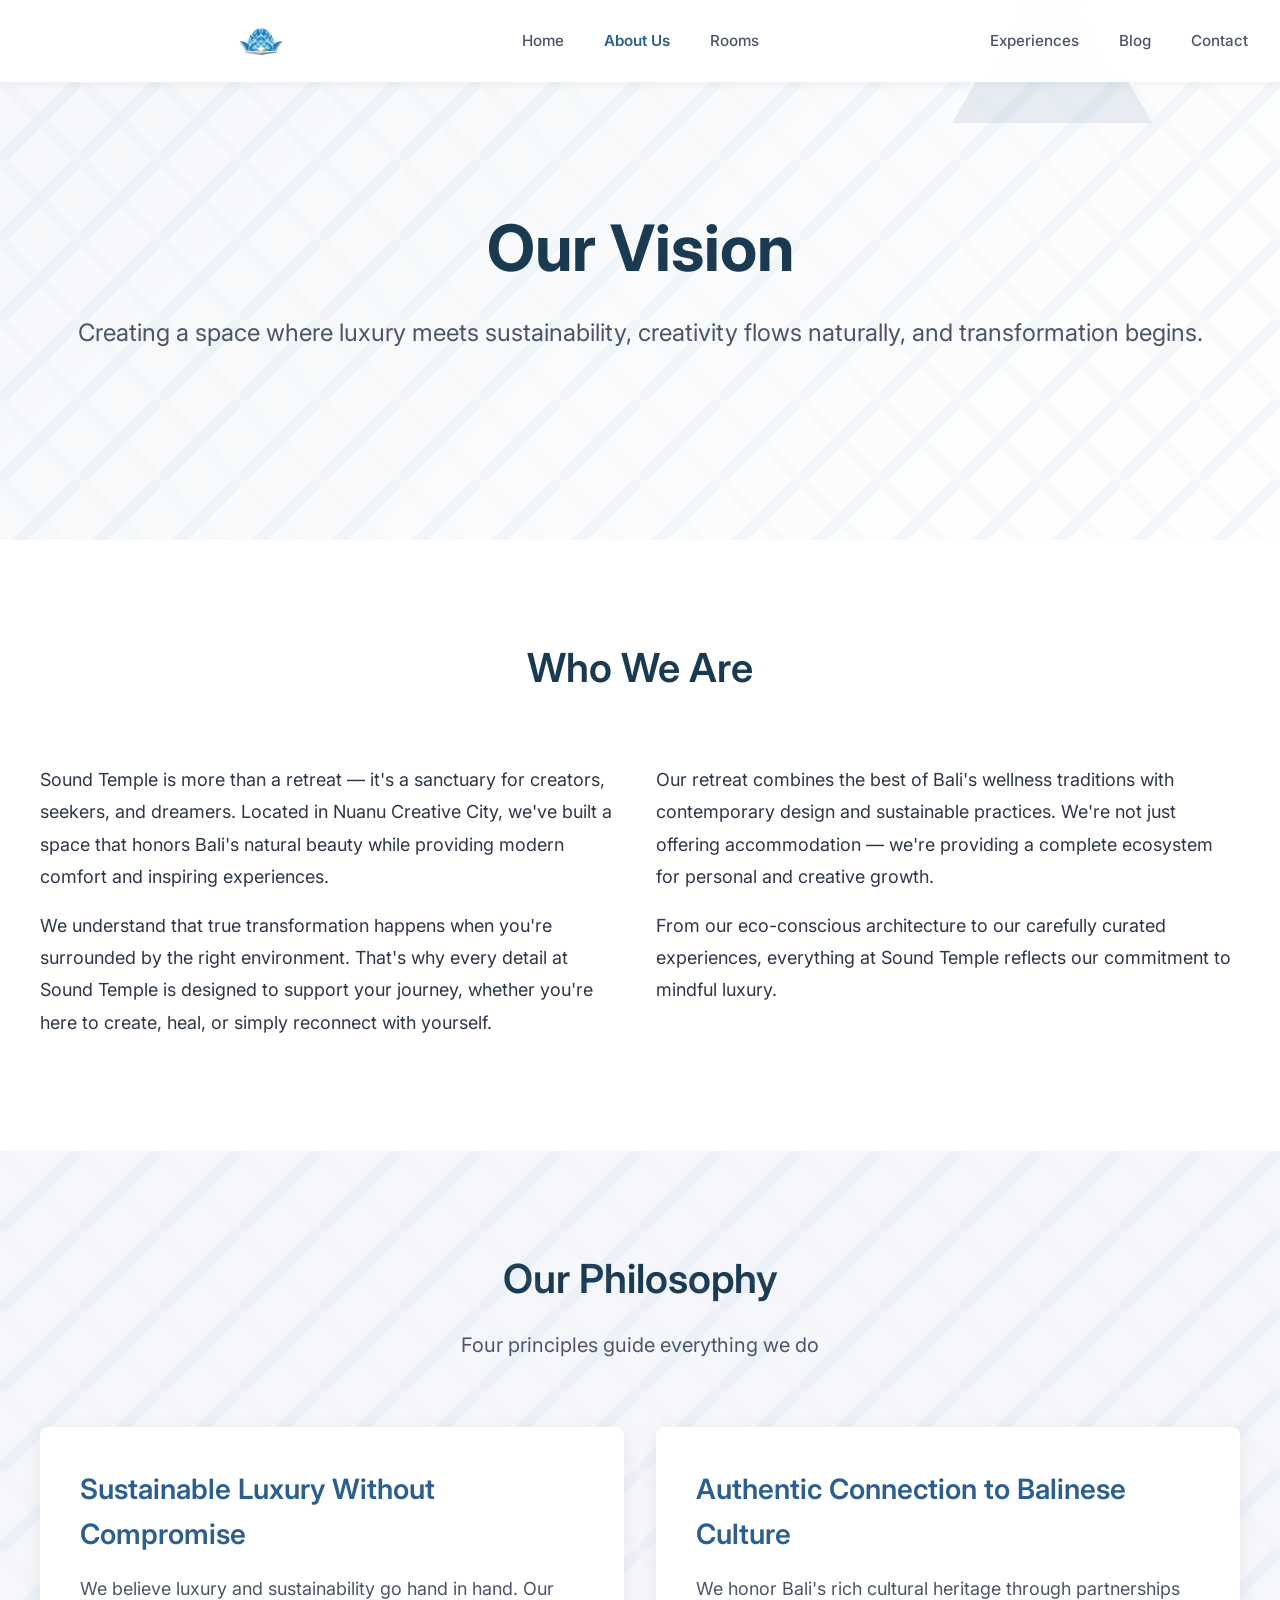
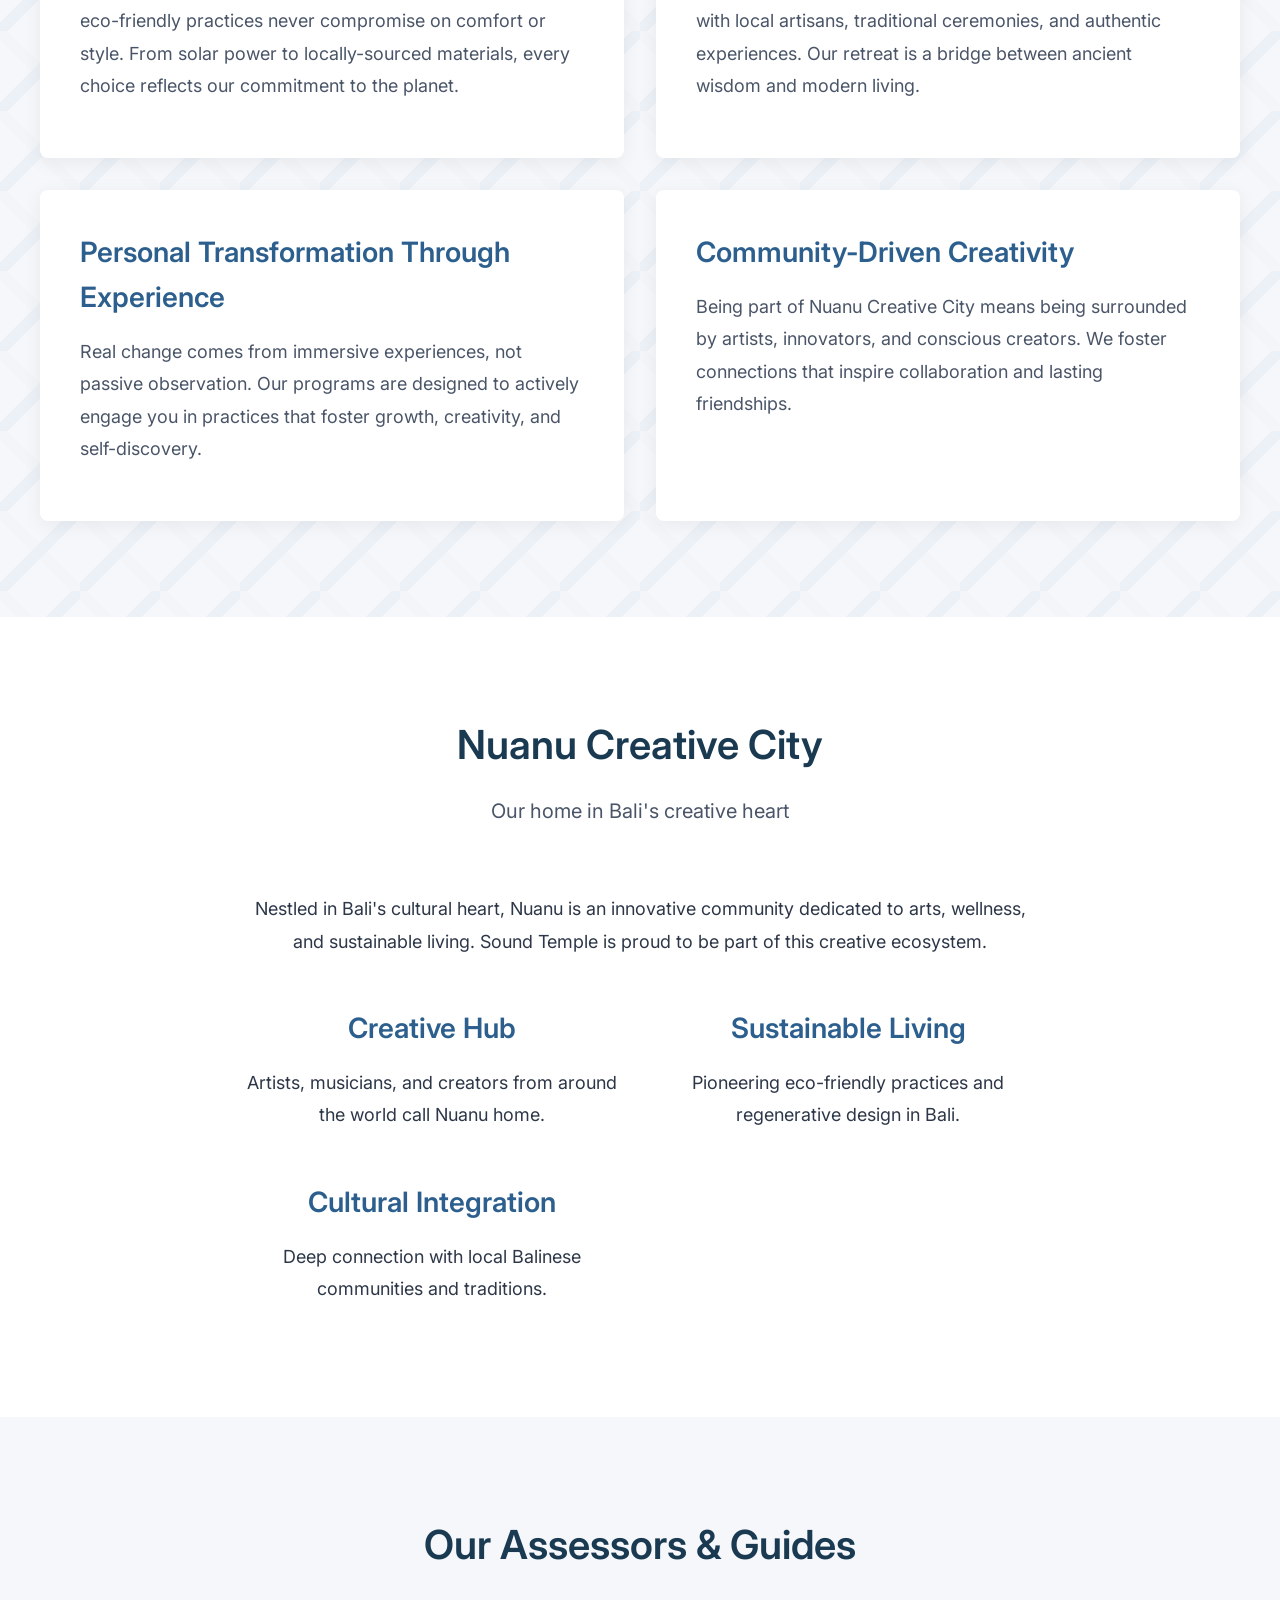
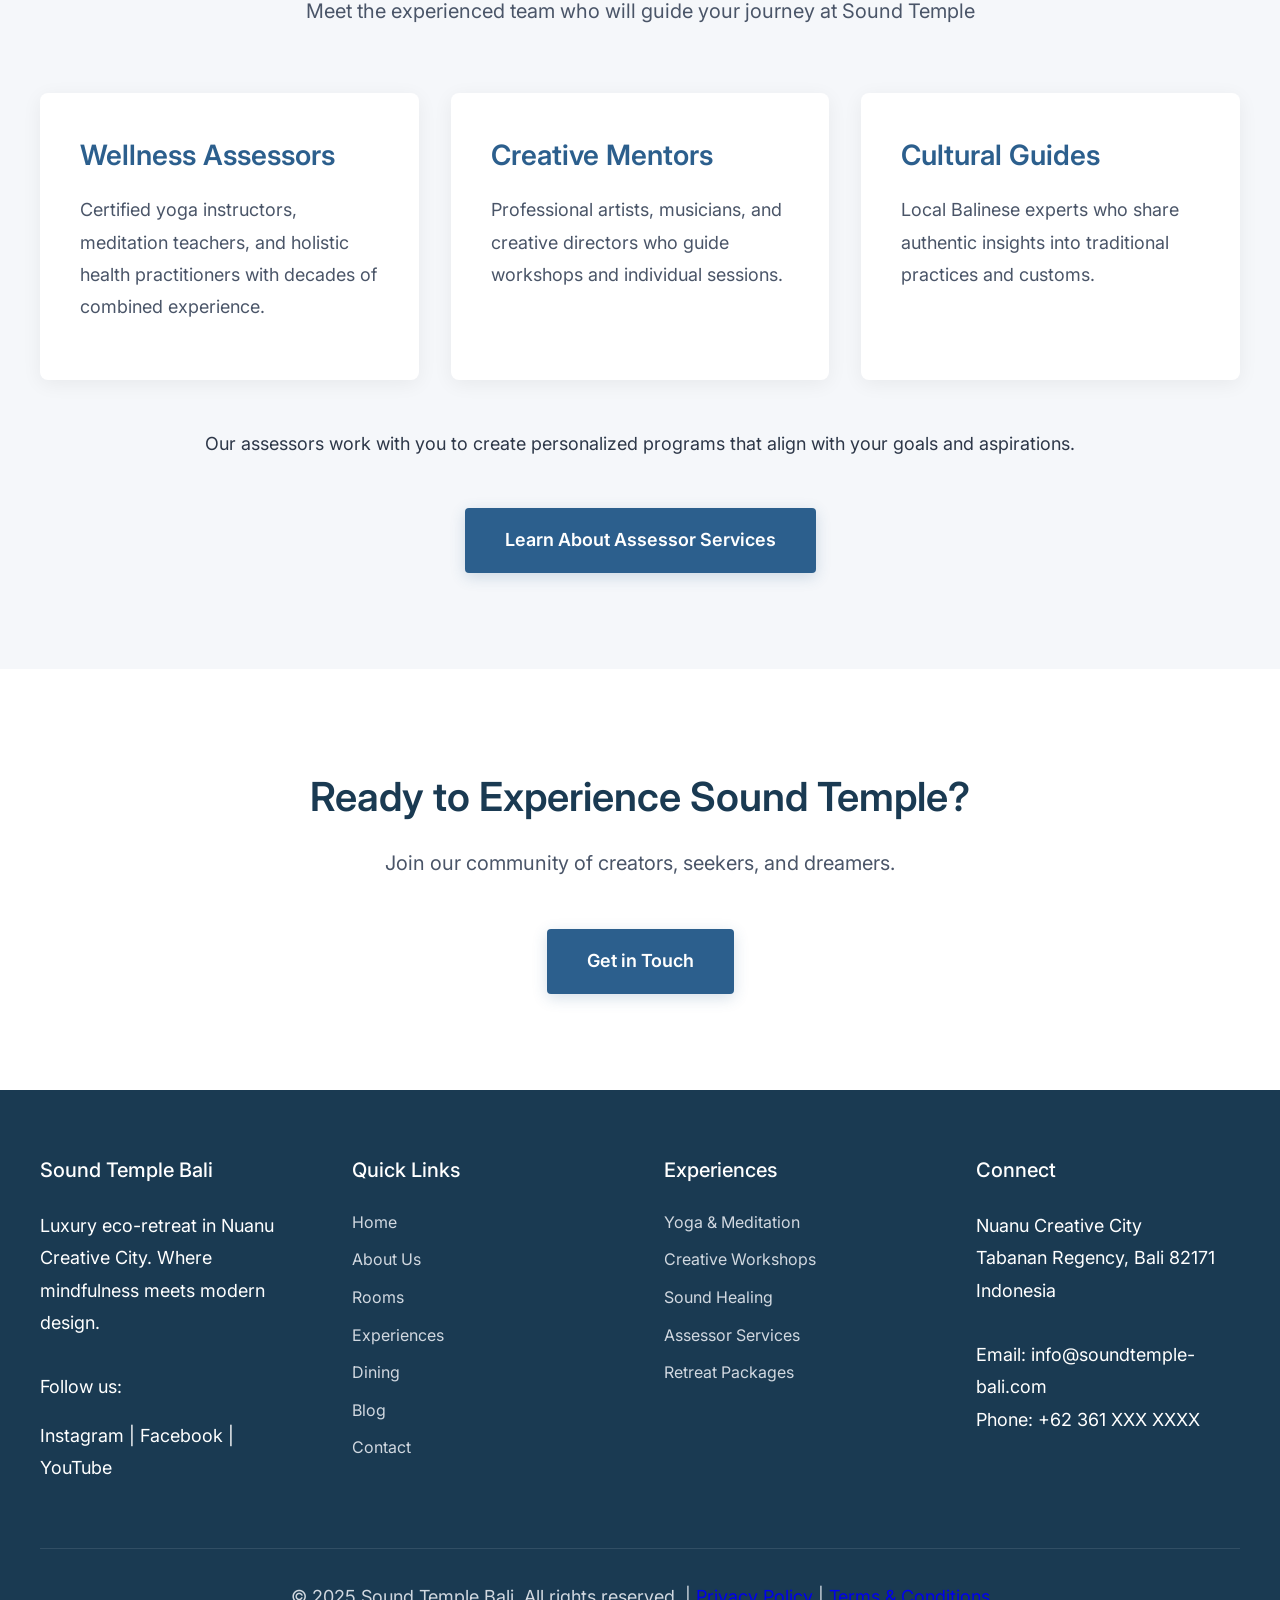
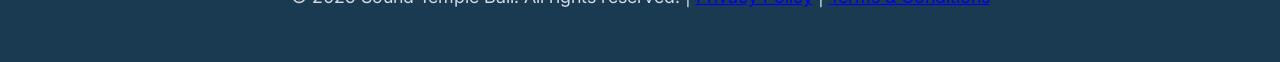
<file: about.html>
<!DOCTYPE html>
<html lang="en">
<head>
    <meta charset="UTF-8">
    <meta name="viewport" content="width=device-width, initial-scale=1.0">
    <meta name="description" content="Learn about Sound Temple's vision for sustainable luxury in Bali. Discover our philosophy, team, and commitment to transformative experiences in Nuanu Creative City.">
    <meta name="keywords" content="about Sound Temple Bali, Nuanu retreat philosophy, eco-luxury Bali, sustainable retreat">
    <meta property="og:title" content="About Sound Temple | Luxury Eco-Retreat Philosophy & Team">
    <meta property="og:description" content="Discover our vision for sustainable luxury and transformative experiences in Nuanu Creative City, Bali.">
    <title>About Sound Temple | Luxury Eco-Retreat Philosophy & Team</title>
    <link rel="stylesheet" href="css/style.css">
    <link href="https://fonts.googleapis.com/css2?family=Inter:wght@400;500;600;700&display=swap" rel="stylesheet">
</head>
<body>
    <!-- Navigation -->
    <nav class="navbar">
        <div class="nav-container">
            <button class="mobile-menu-toggle" aria-label="Toggle mobile menu">
                <div class="hamburger">
                    <span></span>
                    <span></span>
                    <span></span>
                </div>
            </button>

            <a href="index.html" class="logo">
                <img src="images/logo.png" alt="Sound Temple Bali">
            </a>

            <ul class="nav-menu nav-left">
                <li><a href="index.html" class="nav-link">Home</a></li>
                <li><a href="about.html" class="nav-link">About Us</a></li>
                <li><a href="rooms.html" class="nav-link">Rooms</a></li>
            </ul>

            <ul class="nav-menu nav-right">
                <li><a href="experiences.html" class="nav-link">Experiences</a></li>
                <li><a href="blog.html" class="nav-link">Blog</a></li>
                <li><a href="contact.html" class="nav-link">Contact</a></li>
            </ul>
        </div>
    </nav>

    <!-- Hero Section -->
    <section class="hero triangle-bg" style="min-height: 60vh;">
        <div class="triangle-accent triangle-accent-1"></div>
        <div class="hero-content">
            <h1>Our Vision</h1>
            <p class="subheadline">Creating a space where luxury meets sustainability, creativity flows naturally, and transformation begins.</p>
        </div>
    </section>

    <!-- Who We Are Section -->
    <section class="section bg-white">
        <div class="container">
            <div class="section-header">
                <h2 class="section-title">Who We Are</h2>
            </div>
            <div class="grid grid-2">
                <div>
                    <p>Sound Temple is more than a retreat — it's a sanctuary for creators, seekers, and dreamers. Located in Nuanu Creative City, we've built a space that honors Bali's natural beauty while providing modern comfort and inspiring experiences.</p>
                    <p>We understand that true transformation happens when you're surrounded by the right environment. That's why every detail at Sound Temple is designed to support your journey, whether you're here to create, heal, or simply reconnect with yourself.</p>
                </div>
                <div>
                    <p>Our retreat combines the best of Bali's wellness traditions with contemporary design and sustainable practices. We're not just offering accommodation — we're providing a complete ecosystem for personal and creative growth.</p>
                    <p>From our eco-conscious architecture to our carefully curated experiences, everything at Sound Temple reflects our commitment to mindful luxury.</p>
                </div>
            </div>
        </div>
    </section>

    <!-- Philosophy Section -->
    <section class="section bg-light triangle-bg">
        <div class="container">
            <div class="section-header">
                <h2 class="section-title">Our Philosophy</h2>
                <p class="section-subtitle">Four principles guide everything we do</p>
            </div>

            <div class="grid grid-2">
                <div class="card">
                    <h3 class="card-title">Sustainable Luxury Without Compromise</h3>
                    <p class="card-text">We believe luxury and sustainability go hand in hand. Our eco-friendly practices never compromise on comfort or style. From solar power to locally-sourced materials, every choice reflects our commitment to the planet.</p>
                </div>

                <div class="card">
                    <h3 class="card-title">Authentic Connection to Balinese Culture</h3>
                    <p class="card-text">We honor Bali's rich cultural heritage through partnerships with local artisans, traditional ceremonies, and authentic experiences. Our retreat is a bridge between ancient wisdom and modern living.</p>
                </div>

                <div class="card">
                    <h3 class="card-title">Personal Transformation Through Experience</h3>
                    <p class="card-text">Real change comes from immersive experiences, not passive observation. Our programs are designed to actively engage you in practices that foster growth, creativity, and self-discovery.</p>
                </div>

                <div class="card">
                    <h3 class="card-title">Community-Driven Creativity</h3>
                    <p class="card-text">Being part of Nuanu Creative City means being surrounded by artists, innovators, and conscious creators. We foster connections that inspire collaboration and lasting friendships.</p>
                </div>
            </div>
        </div>
    </section>

    <!-- Nuanu Creative City Section -->
    <section class="section bg-white">
        <div class="container">
            <div class="section-header">
                <h2 class="section-title">Nuanu Creative City</h2>
                <p class="section-subtitle">Our home in Bali's creative heart</p>
            </div>

            <div style="max-width: 800px; margin: 0 auto;">
                <p style="font-size: 1.125rem; line-height: 1.8; text-align: center;">
                    Nestled in Bali's cultural heart, Nuanu is an innovative community dedicated to arts, wellness, and sustainable living. Sound Temple is proud to be part of this creative ecosystem.
                </p>

                <div class="grid grid-3 mt-3">
                    <div class="text-center">
                        <h3>Creative Hub</h3>
                        <p>Artists, musicians, and creators from around the world call Nuanu home.</p>
                    </div>
                    <div class="text-center">
                        <h3>Sustainable Living</h3>
                        <p>Pioneering eco-friendly practices and regenerative design in Bali.</p>
                    </div>
                    <div class="text-center">
                        <h3>Cultural Integration</h3>
                        <p>Deep connection with local Balinese communities and traditions.</p>
                    </div>
                </div>
            </div>
        </div>
    </section>

    <!-- Team Section -->
    <section class="section bg-light">
        <div class="container">
            <div class="section-header">
                <h2 class="section-title">Our Assessors & Guides</h2>
                <p class="section-subtitle">Meet the experienced team who will guide your journey at Sound Temple</p>
            </div>

            <div class="grid grid-3">
                <div class="card">
                    <h3>Wellness Assessors</h3>
                    <p class="card-text">Certified yoga instructors, meditation teachers, and holistic health practitioners with decades of combined experience.</p>
                </div>

                <div class="card">
                    <h3>Creative Mentors</h3>
                    <p class="card-text">Professional artists, musicians, and creative directors who guide workshops and individual sessions.</p>
                </div>

                <div class="card">
                    <h3>Cultural Guides</h3>
                    <p class="card-text">Local Balinese experts who share authentic insights into traditional practices and customs.</p>
                </div>
            </div>

            <div class="text-center mt-3">
                <p style="font-size: 1.125rem;">Our assessors work with you to create personalized programs that align with your goals and aspirations.</p>
                <a href="experiences.html#assessor" class="btn btn-primary btn-large mt-2">Learn About Assessor Services</a>
            </div>
        </div>
    </section>

    <!-- CTA Section -->
    <section class="section bg-white">
        <div class="container text-center">
            <h2 class="section-title">Ready to Experience Sound Temple?</h2>
            <p class="section-subtitle mb-3">
                Join our community of creators, seekers, and dreamers.
            </p>
            <a href="contact.html" class="btn btn-primary btn-large">Get in Touch</a>
        </div>
    </section>

    <!-- Footer -->
    <footer class="footer">
        <div class="footer-content">
            <div class="footer-section">
                <h4>Sound Temple Bali</h4>
                <p>Luxury eco-retreat in Nuanu Creative City. Where mindfulness meets modern design.</p>
                <div class="mt-2">
                    <p>Follow us:</p>
                    <p>Instagram | Facebook | YouTube</p>
                </div>
            </div>

            <div class="footer-section">
                <h4>Quick Links</h4>
                <ul class="footer-links">
                    <li><a href="index.html">Home</a></li>
                    <li><a href="about.html">About Us</a></li>
                    <li><a href="rooms.html">Rooms</a></li>
                    <li><a href="experiences.html">Experiences</a></li>
                    <li><a href="dining.html">Dining</a></li>
                    <li><a href="blog.html">Blog</a></li>
                    <li><a href="contact.html">Contact</a></li>
                </ul>
            </div>

            <div class="footer-section">
                <h4>Experiences</h4>
                <ul class="footer-links">
                    <li><a href="experiences.html#yoga">Yoga & Meditation</a></li>
                    <li><a href="experiences.html#creative">Creative Workshops</a></li>
                    <li><a href="experiences.html#sound">Sound Healing</a></li>
                    <li><a href="experiences.html#assessor">Assessor Services</a></li>
                    <li><a href="experiences.html#packages">Retreat Packages</a></li>
                </ul>
            </div>

            <div class="footer-section">
                <h4>Connect</h4>
                <p>Nuanu Creative City<br>
                Tabanan Regency, Bali 82171<br>
                Indonesia</p>
                <p class="mt-2">
                    Email: info@soundtemple-bali.com<br>
                    Phone: +62 361 XXX XXXX
                </p>
            </div>
        </div>

        <div class="footer-bottom">
            <p>&copy; 2025 Sound Temple Bali. All rights reserved. | <a href="#">Privacy Policy</a> | <a href="#">Terms & Conditions</a></p>
        </div>
    </footer>

    <script src="js/main.js"></script>
</body>
</html>
</file>
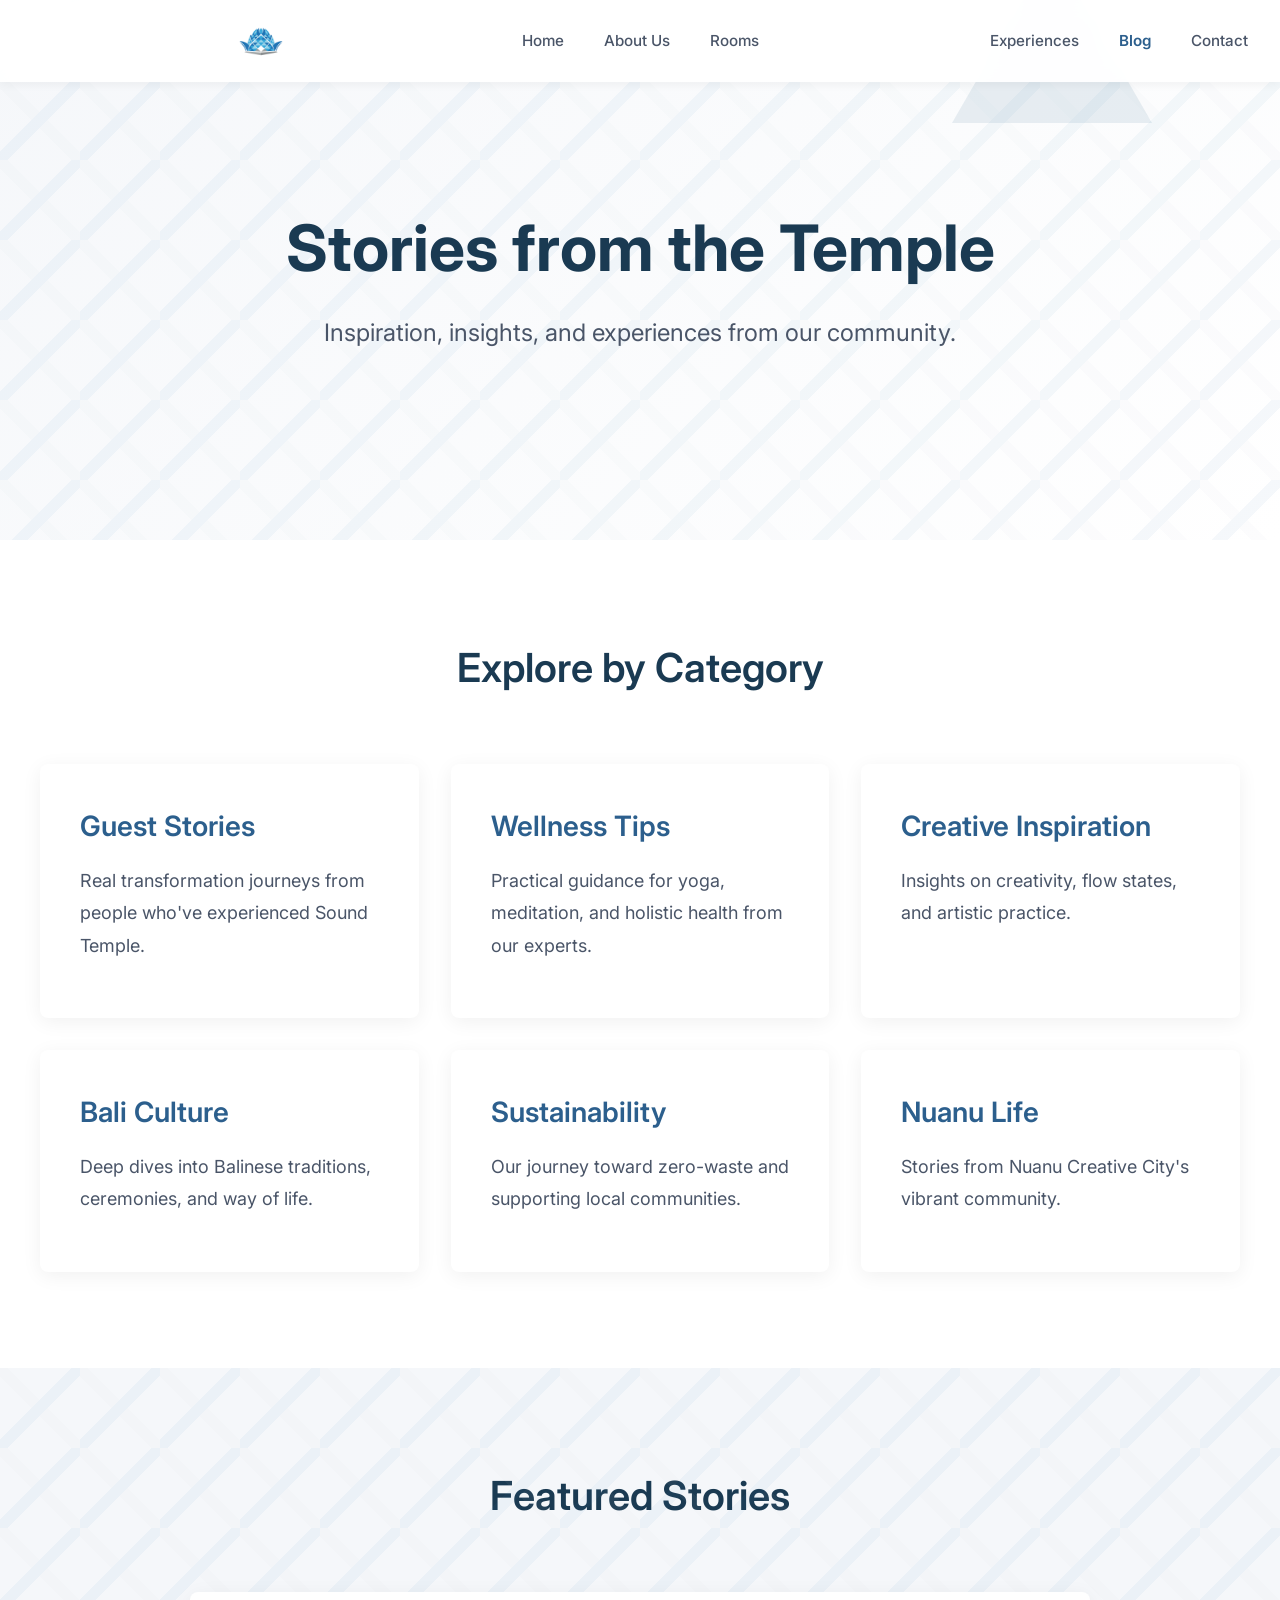
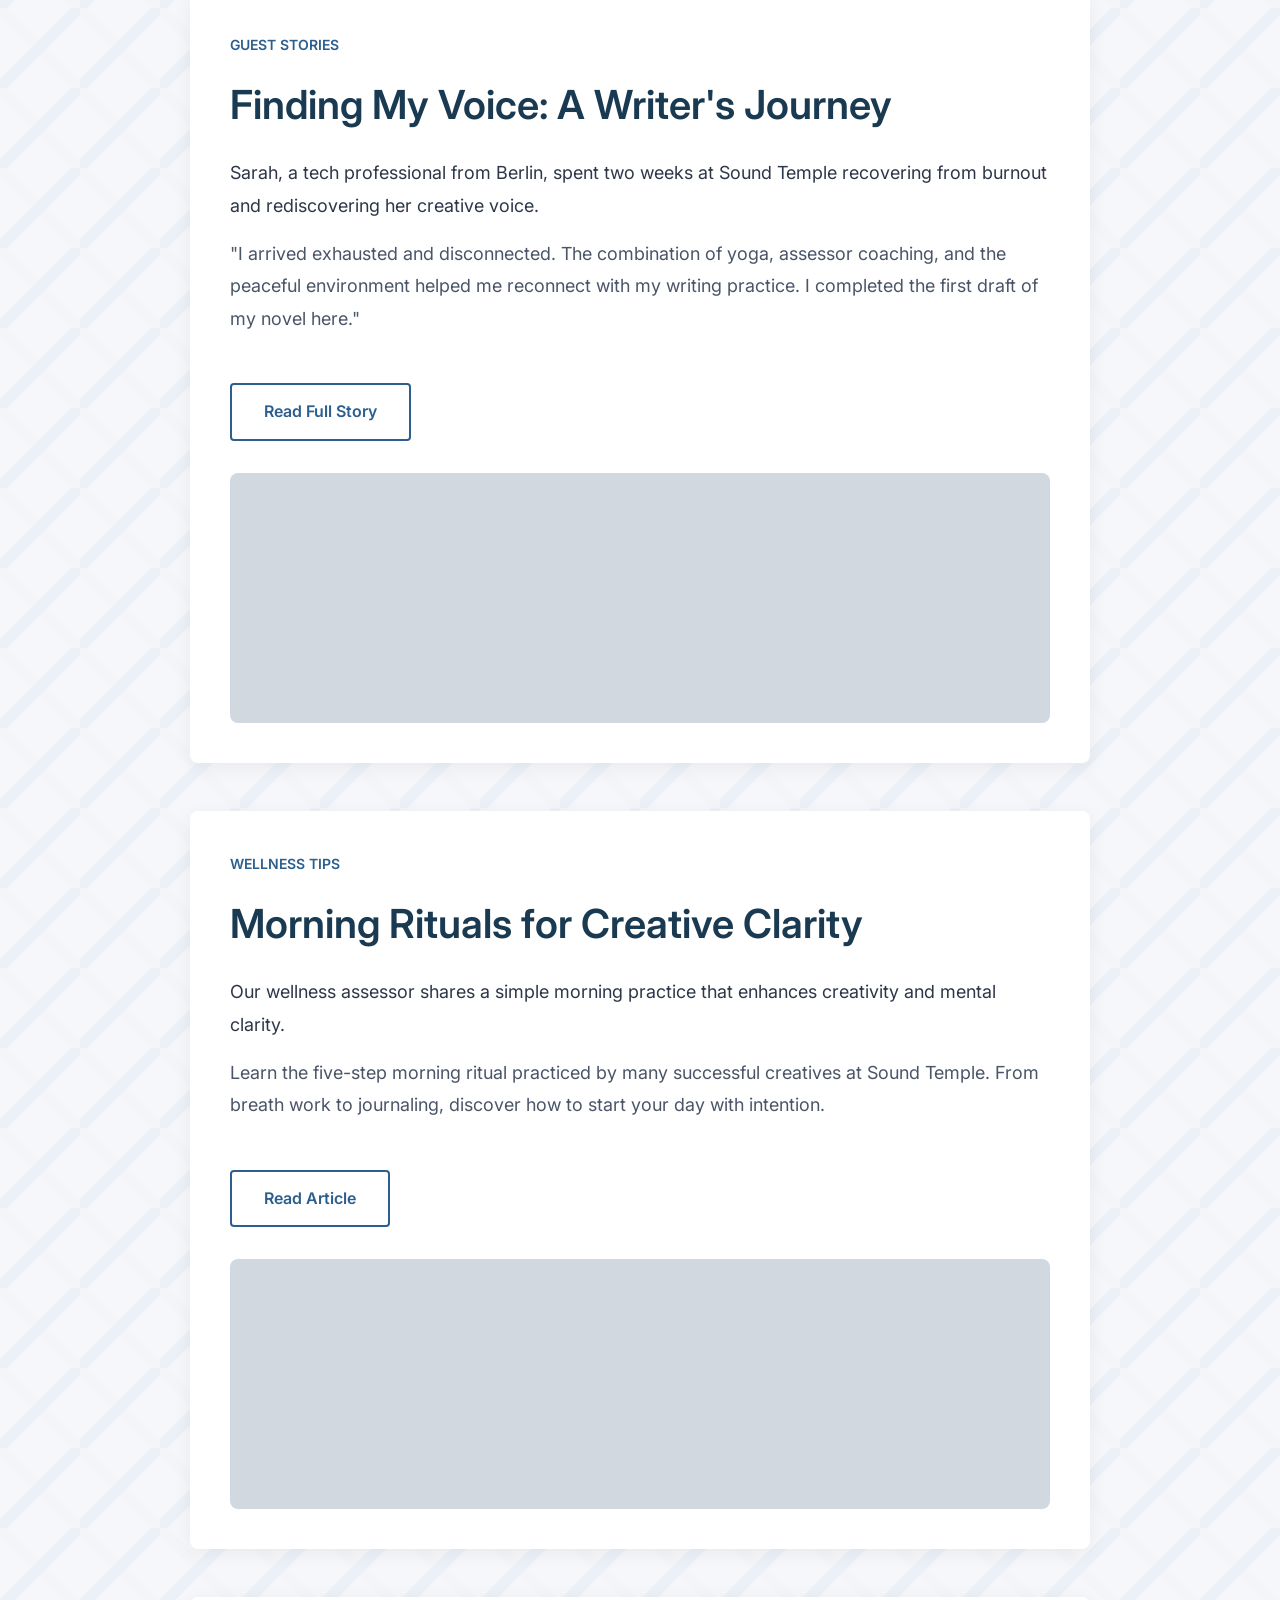
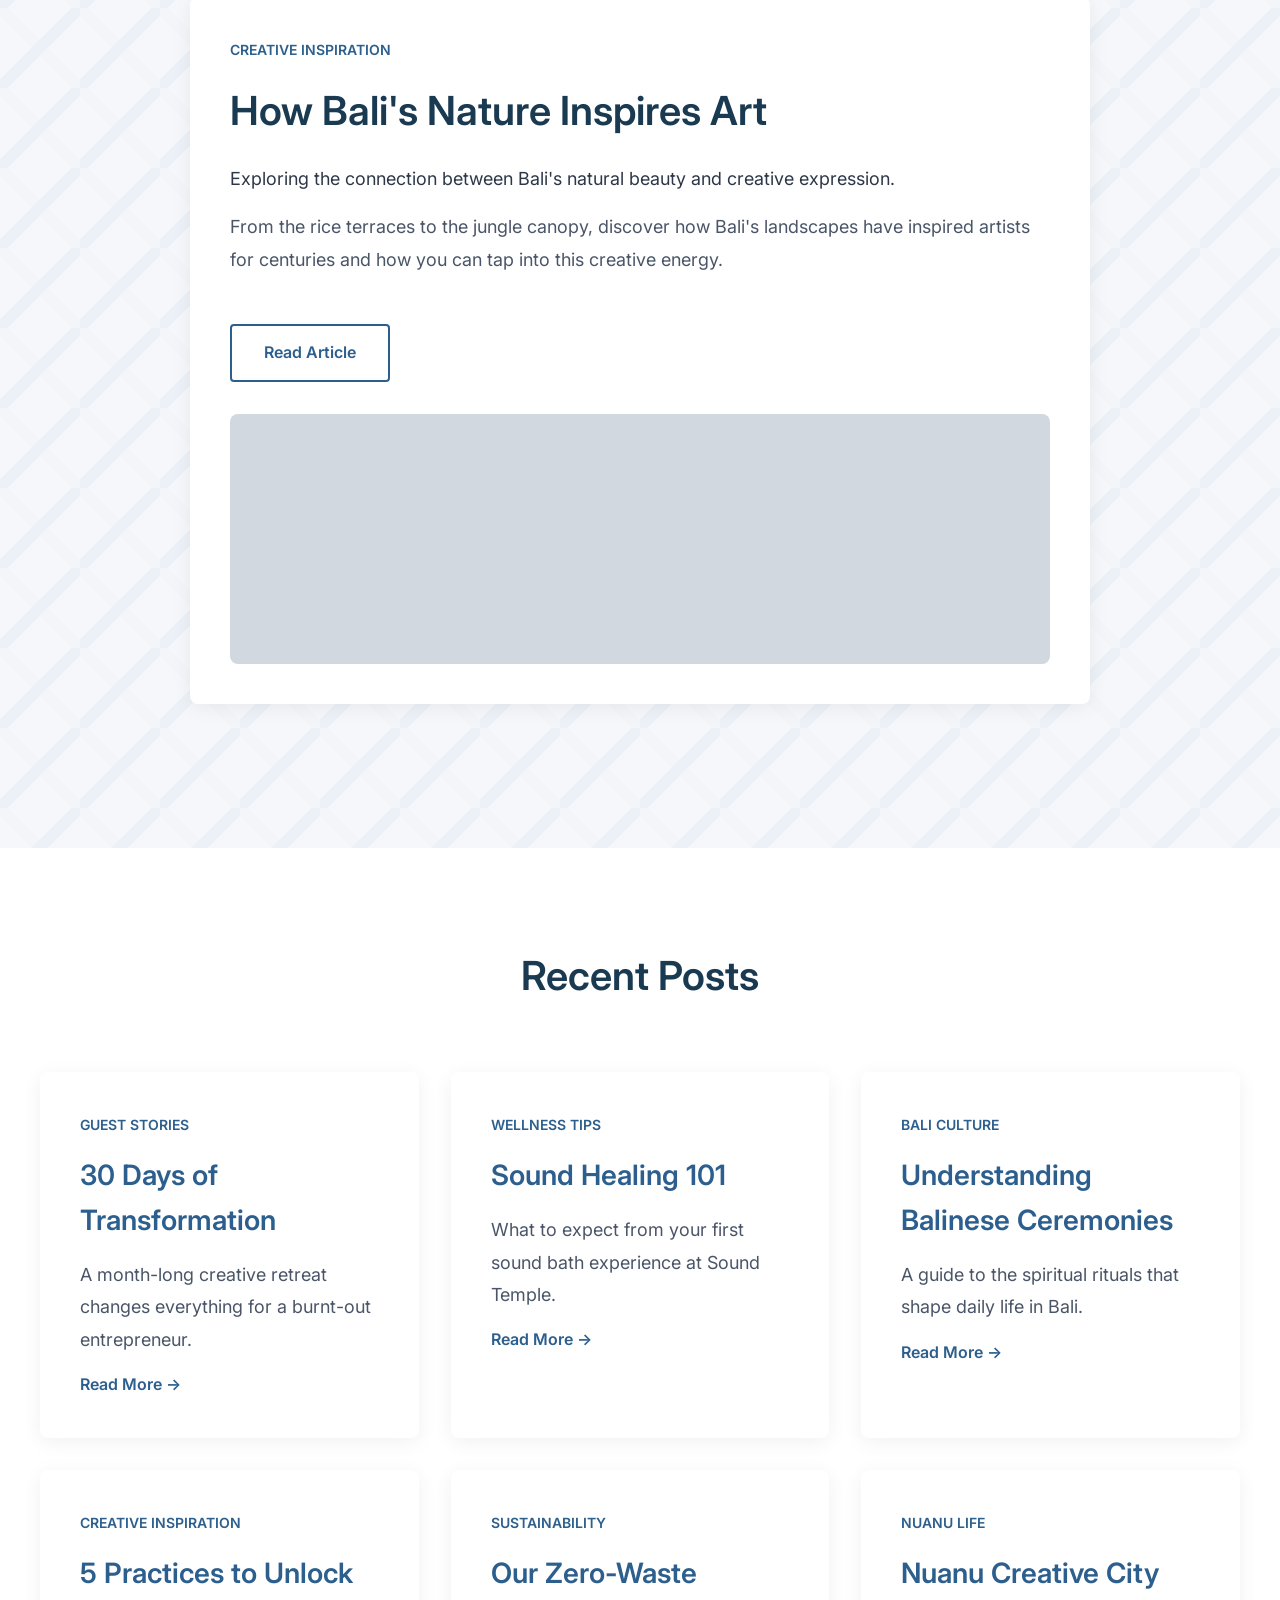
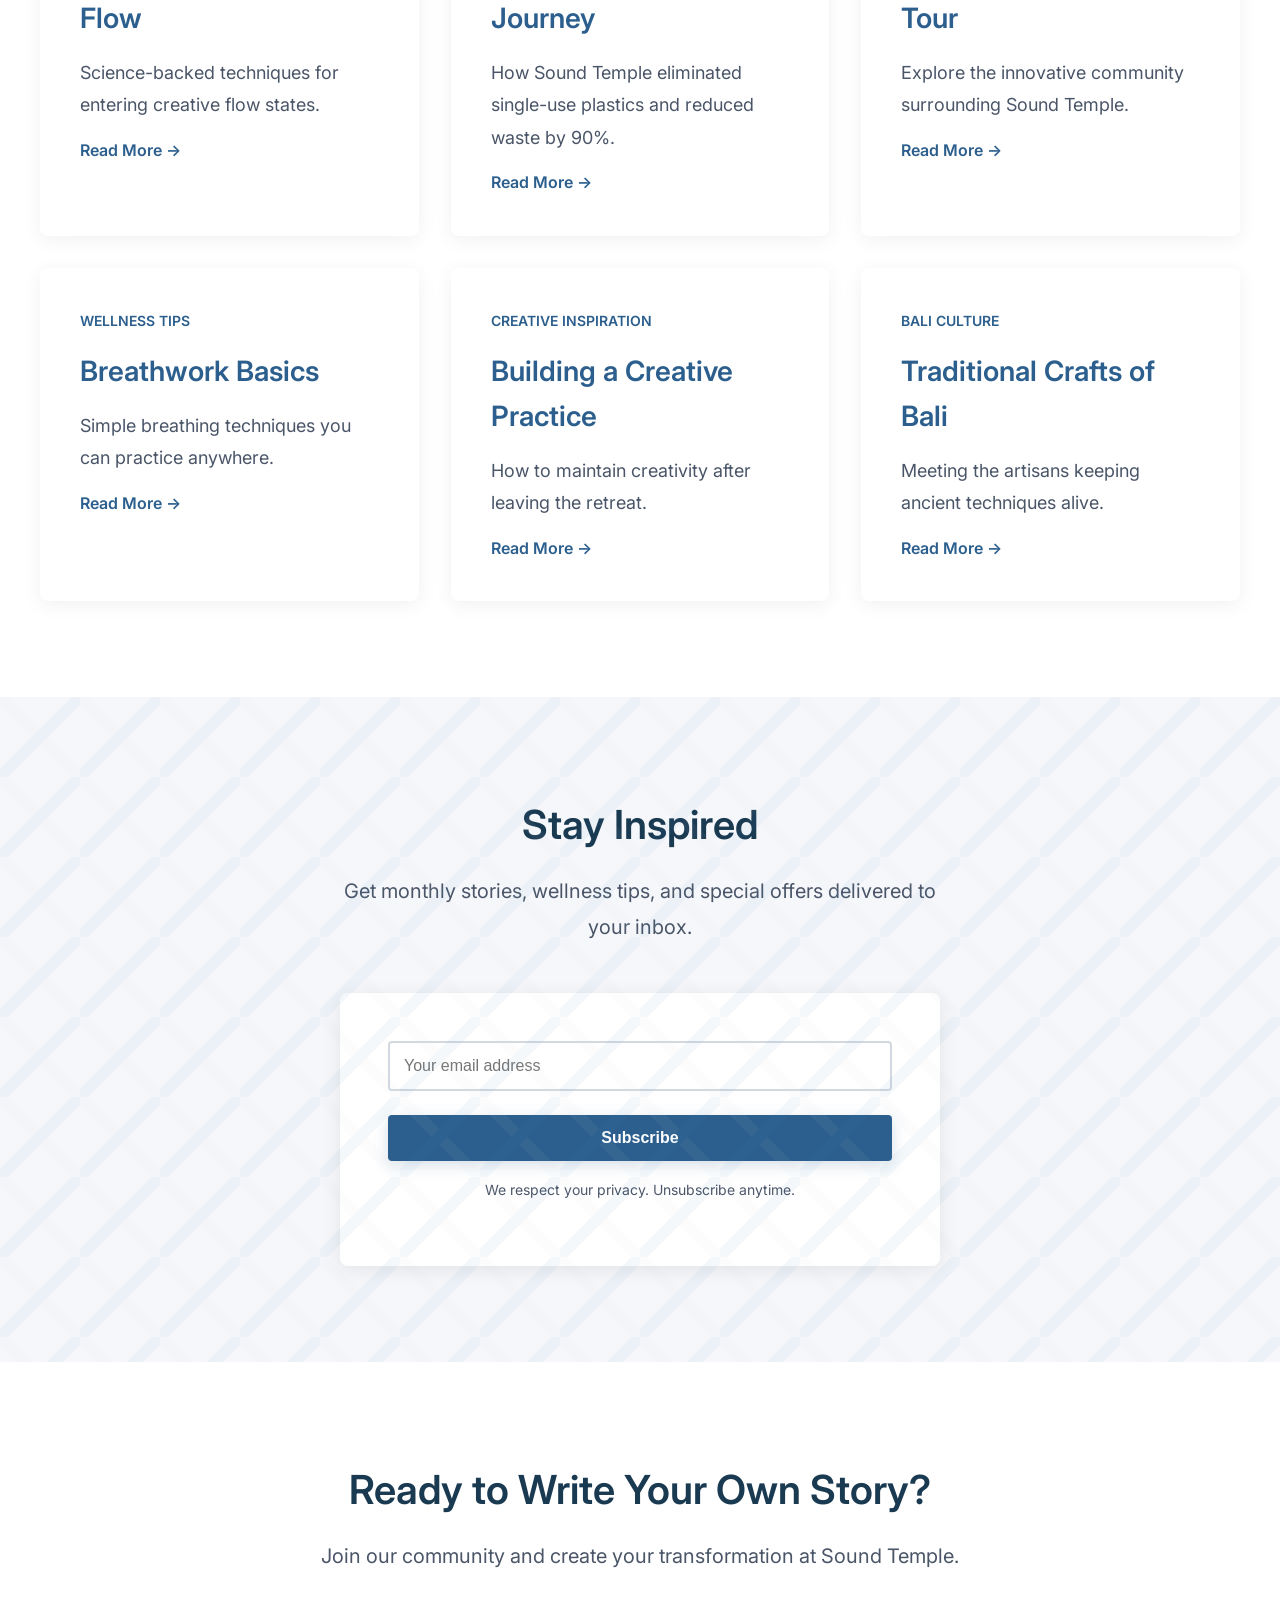
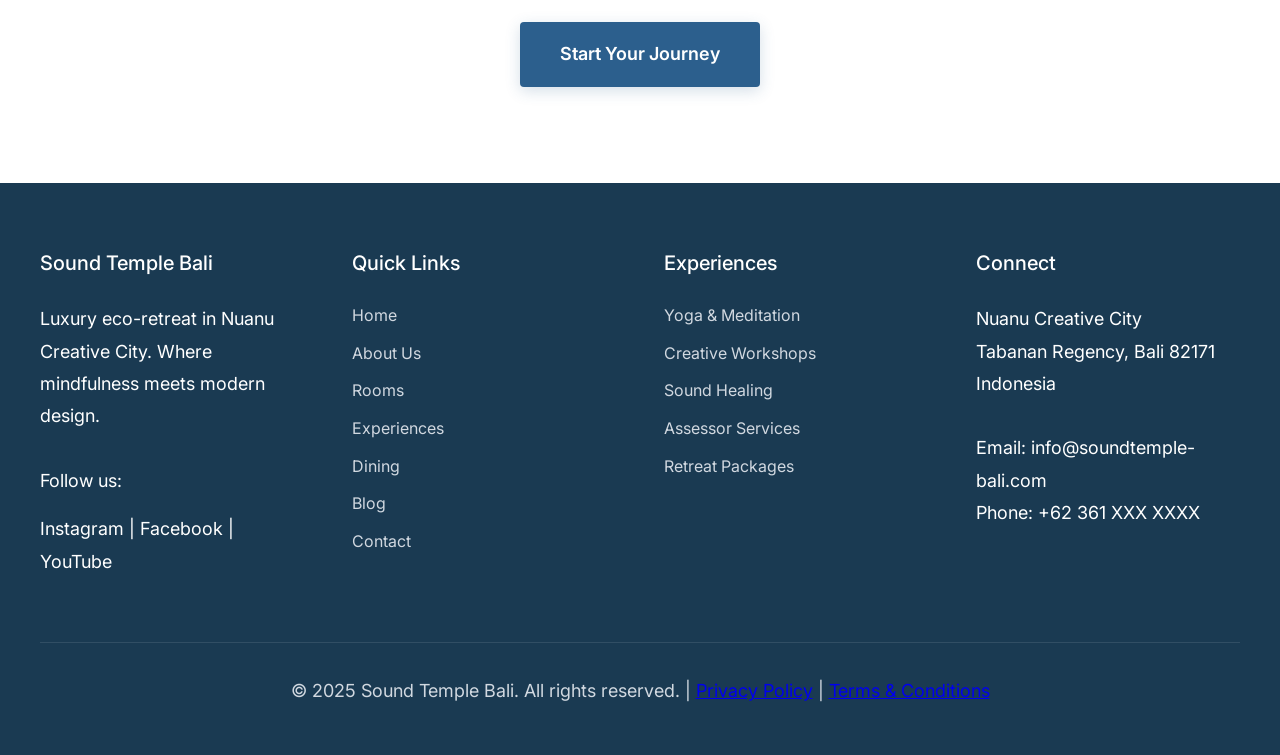
<file: blog.html>
<!DOCTYPE html>
<html lang="en">
<head>
    <meta charset="UTF-8">
    <meta name="viewport" content="width=device-width, initial-scale=1.0">
    <meta name="description" content="Read inspiring stories, wellness tips, and creative insights from Sound Temple community. Explore Bali culture, sustainability practices, and transformation journeys.">
    <meta name="keywords" content="Bali retreat blog, wellness inspiration, creative retreat stories, sustainable living Bali">
    <meta property="og:title" content="Blog & Guest Stories | Sound Temple Bali Retreat">
    <meta property="og:description" content="Inspiration, insights, and experiences from our community.">
    <title>Blog & Guest Stories | Sound Temple Bali Retreat</title>
    <link rel="stylesheet" href="css/style.css">
    <link href="https://fonts.googleapis.com/css2?family=Inter:wght@400;500;600;700&display=swap" rel="stylesheet">
</head>
<body>
    <!-- Navigation -->
    <nav class="navbar">
        <div class="nav-container">
            <button class="mobile-menu-toggle" aria-label="Toggle mobile menu">
                <div class="hamburger">
                    <span></span>
                    <span></span>
                    <span></span>
                </div>
            </button>

            <a href="index.html" class="logo">
                <img src="images/logo.png" alt="Sound Temple Bali">
            </a>
            <ul class="nav-menu nav-left">
                <li><a href="index.html" class="nav-link">Home</a></li>
                <li><a href="about.html" class="nav-link">About Us</a></li>
                <li><a href="rooms.html" class="nav-link">Rooms</a></li>
            </ul>

            </a>

            <ul class="nav-menu nav-right">
                <li><a href="experiences.html" class="nav-link">Experiences</a></li>
                <li><a href="blog.html" class="nav-link">Blog</a></li>
                <li><a href="contact.html" class="nav-link">Contact</a></li>
            </ul>
        </div>
    </nav>

    <!-- Hero Section -->
    <section class="hero triangle-bg" style="min-height: 60vh;">
        <div class="triangle-accent triangle-accent-1"></div>
        <div class="hero-content">
            <h1>Stories from the Temple</h1>
            <p class="subheadline">Inspiration, insights, and experiences from our community.</p>
        </div>
    </section>

    <!-- Categories Section -->
    <section class="section bg-white">
        <div class="container">
            <div class="section-header">
                <h2 class="section-title">Explore by Category</h2>
            </div>

            <div class="grid grid-3">
                <div class="card">
                    <h3>Guest Stories</h3>
                    <p class="card-text">Real transformation journeys from people who've experienced Sound Temple.</p>
                </div>

                <div class="card">
                    <h3>Wellness Tips</h3>
                    <p class="card-text">Practical guidance for yoga, meditation, and holistic health from our experts.</p>
                </div>

                <div class="card">
                    <h3>Creative Inspiration</h3>
                    <p class="card-text">Insights on creativity, flow states, and artistic practice.</p>
                </div>

                <div class="card">
                    <h3>Bali Culture</h3>
                    <p class="card-text">Deep dives into Balinese traditions, ceremonies, and way of life.</p>
                </div>

                <div class="card">
                    <h3>Sustainability</h3>
                    <p class="card-text">Our journey toward zero-waste and supporting local communities.</p>
                </div>

                <div class="card">
                    <h3>Nuanu Life</h3>
                    <p class="card-text">Stories from Nuanu Creative City's vibrant community.</p>
                </div>
            </div>
        </div>
    </section>

    <!-- Featured Posts Section -->
    <section class="section bg-light triangle-bg">
        <div class="container">
            <div class="section-header">
                <h2 class="section-title">Featured Stories</h2>
            </div>

            <!-- Post 1 -->
            <div class="card mb-3" style="max-width: 900px; margin-left: auto; margin-right: auto;">
                <div class="grid grid-2" style="gap: 2rem;">
                    <div>
                        <span style="color: var(--primary-blue); font-weight: 600; font-size: 0.875rem;">GUEST STORIES</span>
                        <h2 class="mt-1">Finding My Voice: A Writer's Journey</h2>
                        <p class="mt-1">Sarah, a tech professional from Berlin, spent two weeks at Sound Temple recovering from burnout and rediscovering her creative voice.</p>
                        <p class="card-text">"I arrived exhausted and disconnected. The combination of yoga, assessor coaching, and the peaceful environment helped me reconnect with my writing practice. I completed the first draft of my novel here."</p>
                        <a href="#" class="btn btn-secondary mt-2">Read Full Story</a>
                    </div>
                    <div style="background: var(--medium-gray); min-height: 250px; border-radius: 8px;"></div>
                </div>
            </div>

            <!-- Post 2 -->
            <div class="card mb-3" style="max-width: 900px; margin-left: auto; margin-right: auto;">
                <div class="grid grid-2" style="gap: 2rem;">
                    <div>
                        <span style="color: var(--primary-blue); font-weight: 600; font-size: 0.875rem;">WELLNESS TIPS</span>
                        <h2 class="mt-1">Morning Rituals for Creative Clarity</h2>
                        <p class="mt-1">Our wellness assessor shares a simple morning practice that enhances creativity and mental clarity.</p>
                        <p class="card-text">Learn the five-step morning ritual practiced by many successful creatives at Sound Temple. From breath work to journaling, discover how to start your day with intention.</p>
                        <a href="#" class="btn btn-secondary mt-2">Read Article</a>
                    </div>
                    <div style="background: var(--medium-gray); min-height: 250px; border-radius: 8px;"></div>
                </div>
            </div>

            <!-- Post 3 -->
            <div class="card mb-3" style="max-width: 900px; margin-left: auto; margin-right: auto;">
                <div class="grid grid-2" style="gap: 2rem;">
                    <div>
                        <span style="color: var(--primary-blue); font-weight: 600; font-size: 0.875rem;">CREATIVE INSPIRATION</span>
                        <h2 class="mt-1">How Bali's Nature Inspires Art</h2>
                        <p class="mt-1">Exploring the connection between Bali's natural beauty and creative expression.</p>
                        <p class="card-text">From the rice terraces to the jungle canopy, discover how Bali's landscapes have inspired artists for centuries and how you can tap into this creative energy.</p>
                        <a href="#" class="btn btn-secondary mt-2">Read Article</a>
                    </div>
                    <div style="background: var(--medium-gray); min-height: 250px; border-radius: 8px;"></div>
                </div>
            </div>
        </div>
    </section>

    <!-- Recent Posts Section -->
    <section class="section bg-white">
        <div class="container">
            <div class="section-header">
                <h2 class="section-title">Recent Posts</h2>
            </div>

            <div class="grid grid-3">
                <div class="card">
                    <span style="color: var(--primary-blue); font-weight: 600; font-size: 0.875rem;">GUEST STORIES</span>
                    <h3 class="mt-1">30 Days of Transformation</h3>
                    <p class="card-text">A month-long creative retreat changes everything for a burnt-out entrepreneur.</p>
                    <a href="#" style="color: var(--primary-blue); font-weight: 600; text-decoration: none;">Read More →</a>
                </div>

                <div class="card">
                    <span style="color: var(--primary-blue); font-weight: 600; font-size: 0.875rem;">WELLNESS TIPS</span>
                    <h3 class="mt-1">Sound Healing 101</h3>
                    <p class="card-text">What to expect from your first sound bath experience at Sound Temple.</p>
                    <a href="#" style="color: var(--primary-blue); font-weight: 600; text-decoration: none;">Read More →</a>
                </div>

                <div class="card">
                    <span style="color: var(--primary-blue); font-weight: 600; font-size: 0.875rem;">BALI CULTURE</span>
                    <h3 class="mt-1">Understanding Balinese Ceremonies</h3>
                    <p class="card-text">A guide to the spiritual rituals that shape daily life in Bali.</p>
                    <a href="#" style="color: var(--primary-blue); font-weight: 600; text-decoration: none;">Read More →</a>
                </div>

                <div class="card">
                    <span style="color: var(--primary-blue); font-weight: 600; font-size: 0.875rem;">CREATIVE INSPIRATION</span>
                    <h3 class="mt-1">5 Practices to Unlock Flow</h3>
                    <p class="card-text">Science-backed techniques for entering creative flow states.</p>
                    <a href="#" style="color: var(--primary-blue); font-weight: 600; text-decoration: none;">Read More →</a>
                </div>

                <div class="card">
                    <span style="color: var(--primary-blue); font-weight: 600; font-size: 0.875rem;">SUSTAINABILITY</span>
                    <h3 class="mt-1">Our Zero-Waste Journey</h3>
                    <p class="card-text">How Sound Temple eliminated single-use plastics and reduced waste by 90%.</p>
                    <a href="#" style="color: var(--primary-blue); font-weight: 600; text-decoration: none;">Read More →</a>
                </div>

                <div class="card">
                    <span style="color: var(--primary-blue); font-weight: 600; font-size: 0.875rem;">NUANU LIFE</span>
                    <h3 class="mt-1">Nuanu Creative City Tour</h3>
                    <p class="card-text">Explore the innovative community surrounding Sound Temple.</p>
                    <a href="#" style="color: var(--primary-blue); font-weight: 600; text-decoration: none;">Read More →</a>
                </div>

                <div class="card">
                    <span style="color: var(--primary-blue); font-weight: 600; font-size: 0.875rem;">WELLNESS TIPS</span>
                    <h3 class="mt-1">Breathwork Basics</h3>
                    <p class="card-text">Simple breathing techniques you can practice anywhere.</p>
                    <a href="#" style="color: var(--primary-blue); font-weight: 600; text-decoration: none;">Read More →</a>
                </div>

                <div class="card">
                    <span style="color: var(--primary-blue); font-weight: 600; font-size: 0.875rem;">CREATIVE INSPIRATION</span>
                    <h3 class="mt-1">Building a Creative Practice</h3>
                    <p class="card-text">How to maintain creativity after leaving the retreat.</p>
                    <a href="#" style="color: var(--primary-blue); font-weight: 600; text-decoration: none;">Read More →</a>
                </div>

                <div class="card">
                    <span style="color: var(--primary-blue); font-weight: 600; font-size: 0.875rem;">BALI CULTURE</span>
                    <h3 class="mt-1">Traditional Crafts of Bali</h3>
                    <p class="card-text">Meeting the artisans keeping ancient techniques alive.</p>
                    <a href="#" style="color: var(--primary-blue); font-weight: 600; text-decoration: none;">Read More →</a>
                </div>
            </div>
        </div>
    </section>

    <!-- Newsletter Section -->
    <section class="section bg-light triangle-bg">
        <div class="container">
            <div style="max-width: 600px; margin: 0 auto; text-align: center;">
                <h2 class="section-title">Stay Inspired</h2>
                <p class="section-subtitle mb-3">
                    Get monthly stories, wellness tips, and special offers delivered to your inbox.
                </p>

                <div class="contact-form">
                    <form>
                        <div class="form-group">
                            <input type="email" class="form-input" placeholder="Your email address" required>
                        </div>
                        <button type="submit" class="btn btn-primary" style="width: 100%;">Subscribe</button>
                    </form>
                    <p style="font-size: 0.875rem; color: var(--dark-gray); margin-top: 1rem;">
                        We respect your privacy. Unsubscribe anytime.
                    </p>
                </div>
            </div>
        </div>
    </section>

    <!-- CTA Section -->
    <section class="section bg-white">
        <div class="container text-center">
            <h2 class="section-title">Ready to Write Your Own Story?</h2>
            <p class="section-subtitle mb-3">
                Join our community and create your transformation at Sound Temple.
            </p>
            <a href="contact.html" class="btn btn-primary btn-large">Start Your Journey</a>
        </div>
    </section>

    <!-- Footer -->
    <footer class="footer">
        <div class="footer-content">
            <div class="footer-section">
                <h4>Sound Temple Bali</h4>
                <p>Luxury eco-retreat in Nuanu Creative City. Where mindfulness meets modern design.</p>
                <div class="mt-2">
                    <p>Follow us:</p>
                    <p>Instagram | Facebook | YouTube</p>
                </div>
            </div>

            <div class="footer-section">
                <h4>Quick Links</h4>
                <ul class="footer-links">
                    <li><a href="index.html">Home</a></li>
                    <li><a href="about.html">About Us</a></li>
                    <li><a href="rooms.html">Rooms</a></li>
                    <li><a href="experiences.html">Experiences</a></li>
                    <li><a href="dining.html">Dining</a></li>
                    <li><a href="blog.html">Blog</a></li>
                    <li><a href="contact.html">Contact</a></li>
                </ul>
            </div>

            <div class="footer-section">
                <h4>Experiences</h4>
                <ul class="footer-links">
                    <li><a href="experiences.html#yoga">Yoga & Meditation</a></li>
                    <li><a href="experiences.html#creative">Creative Workshops</a></li>
                    <li><a href="experiences.html#sound">Sound Healing</a></li>
                    <li><a href="experiences.html#assessor">Assessor Services</a></li>
                    <li><a href="experiences.html#packages">Retreat Packages</a></li>
                </ul>
            </div>

            <div class="footer-section">
                <h4>Connect</h4>
                <p>Nuanu Creative City<br>
                Tabanan Regency, Bali 82171<br>
                Indonesia</p>
                <p class="mt-2">
                    Email: info@soundtemple-bali.com<br>
                    Phone: +62 361 XXX XXXX
                </p>
            </div>
        </div>

        <div class="footer-bottom">
            <p>&copy; 2025 Sound Temple Bali. All rights reserved. | <a href="#">Privacy Policy</a> | <a href="#">Terms & Conditions</a></p>
        </div>
    </footer>

    <script src="js/main.js"></script>
</body>
</html>
</file>
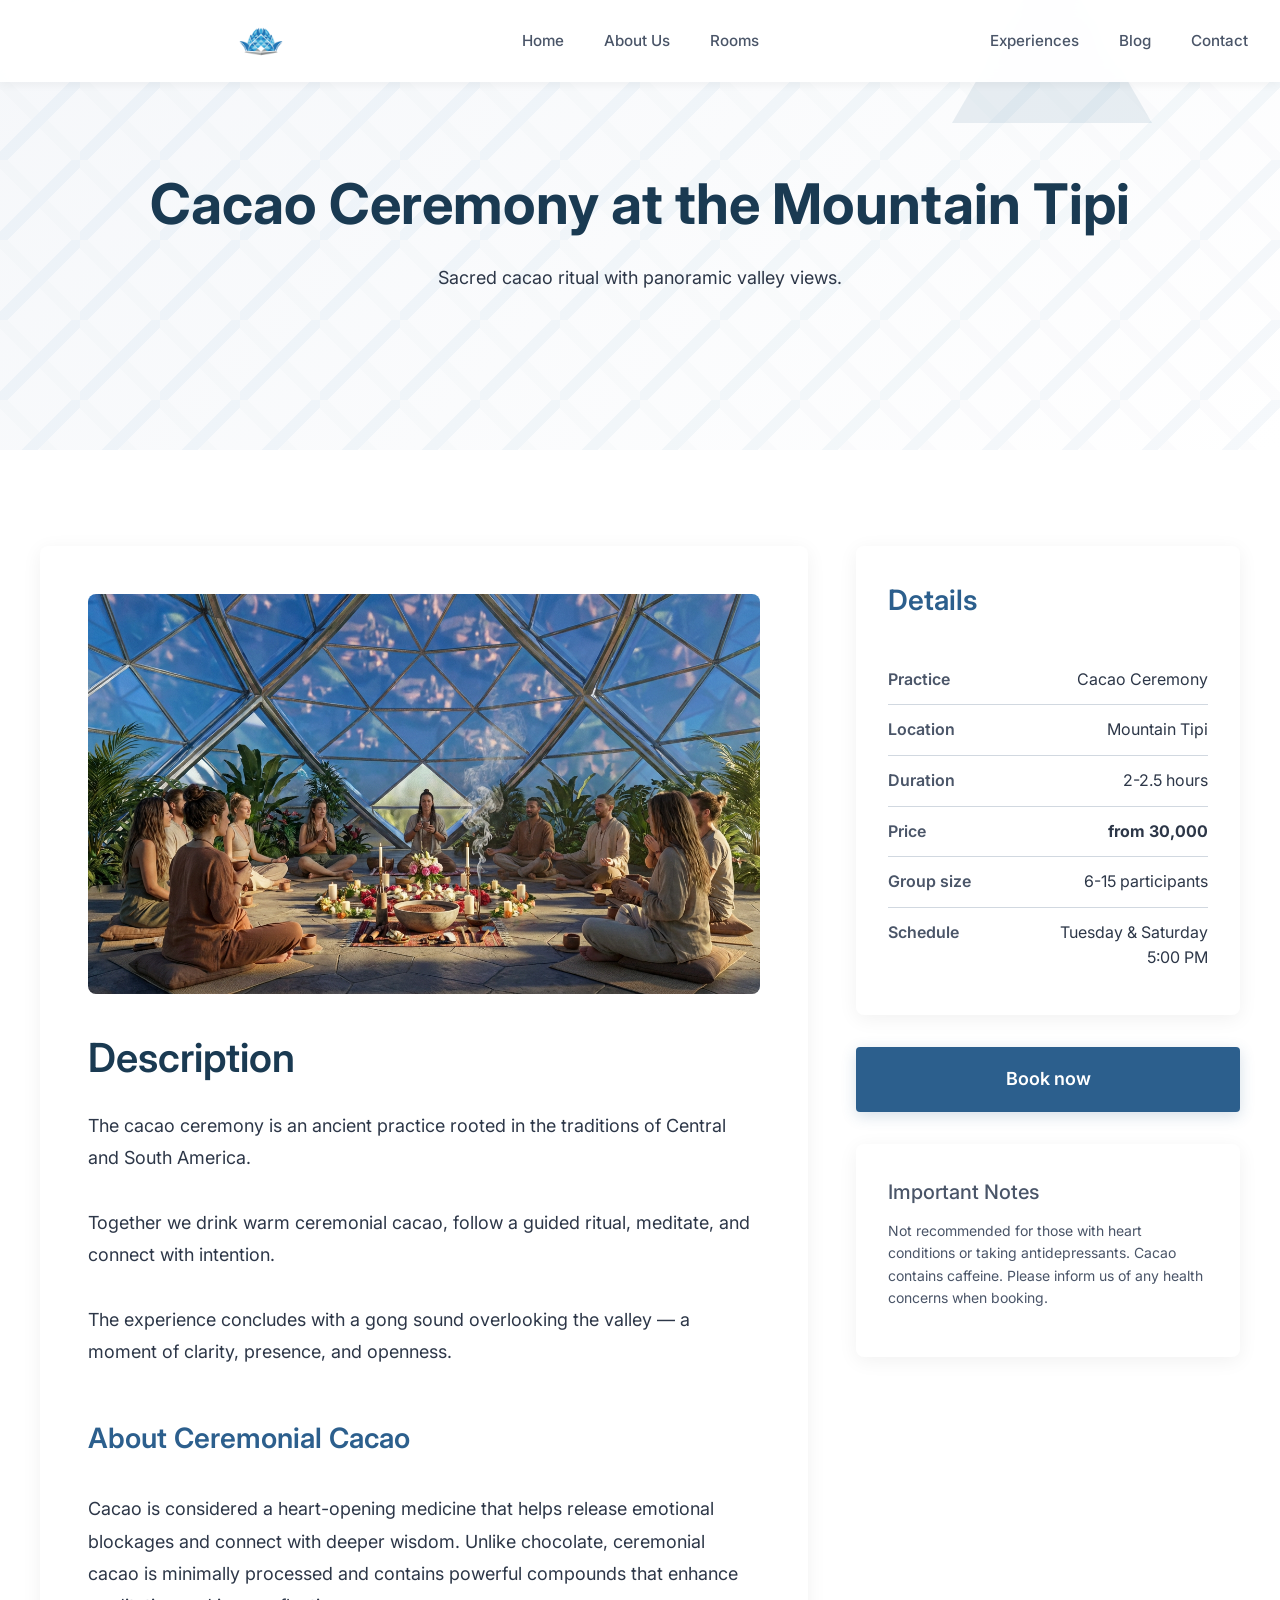
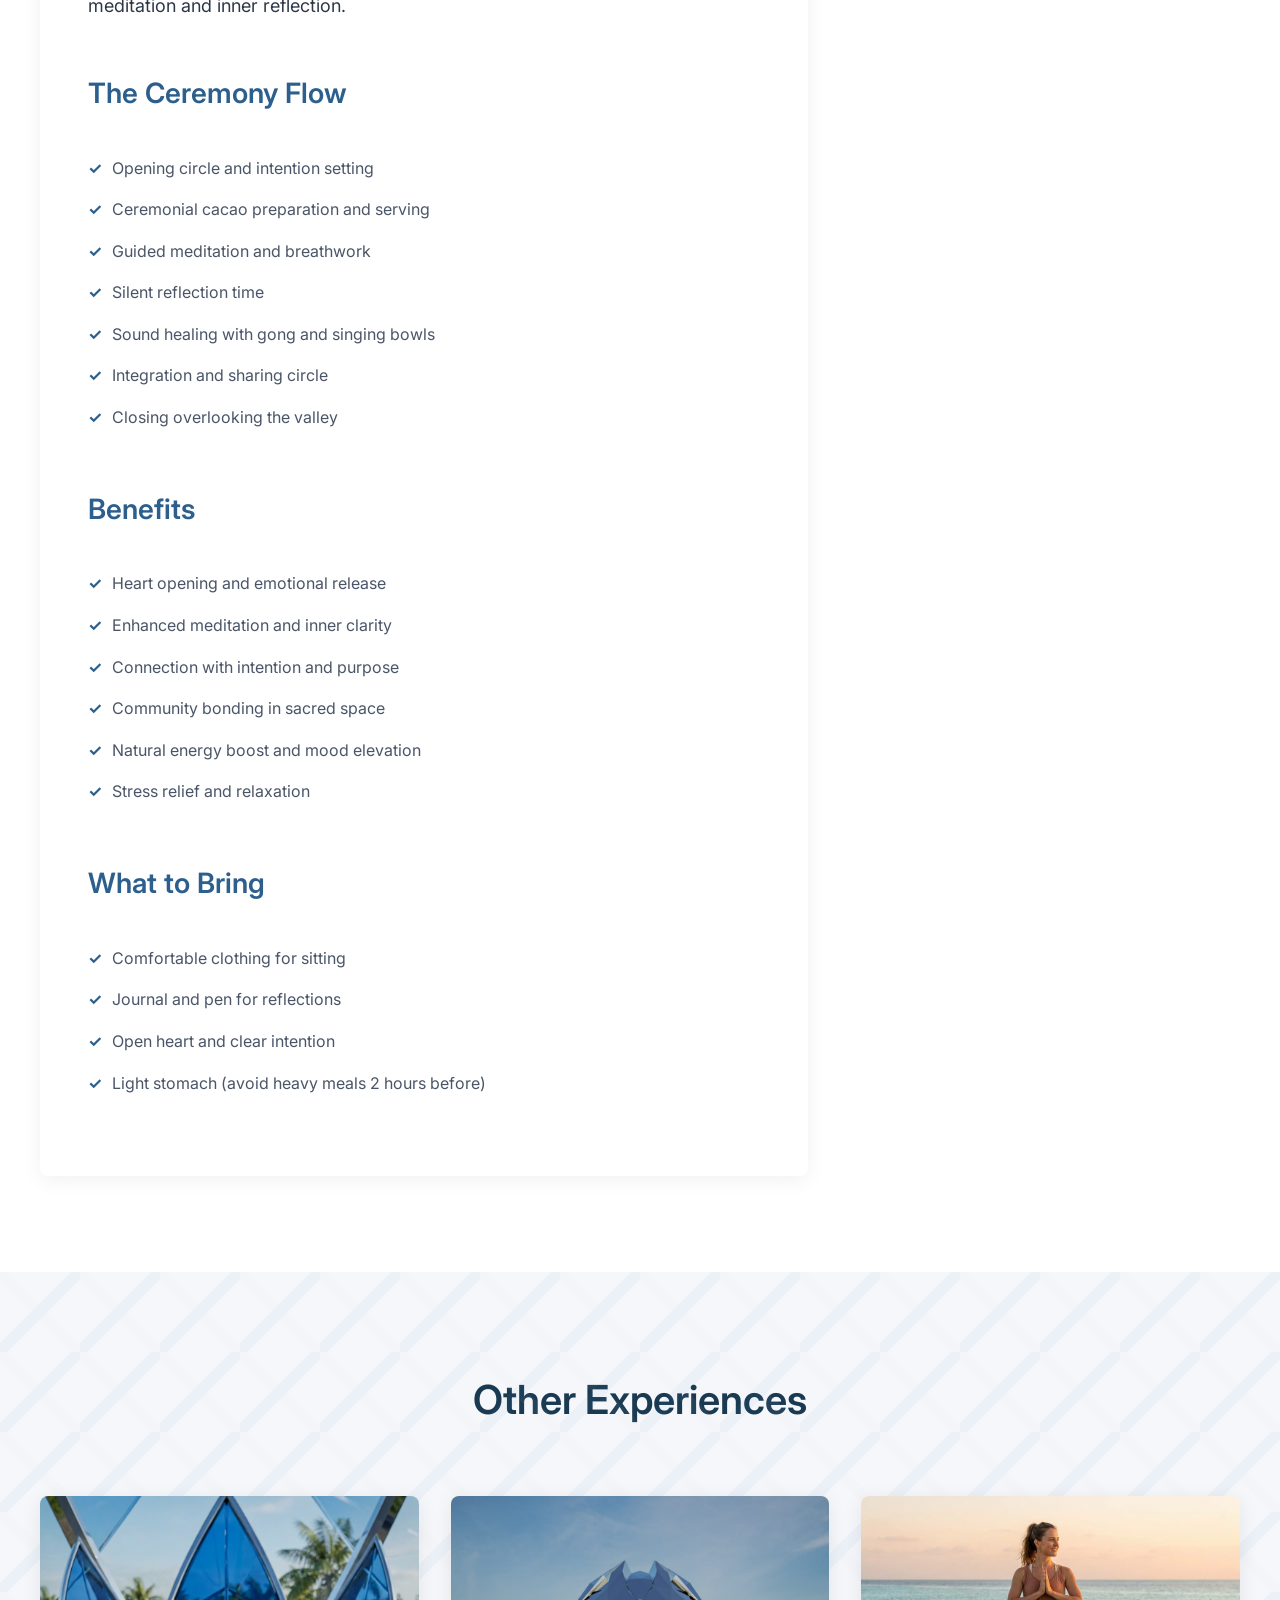
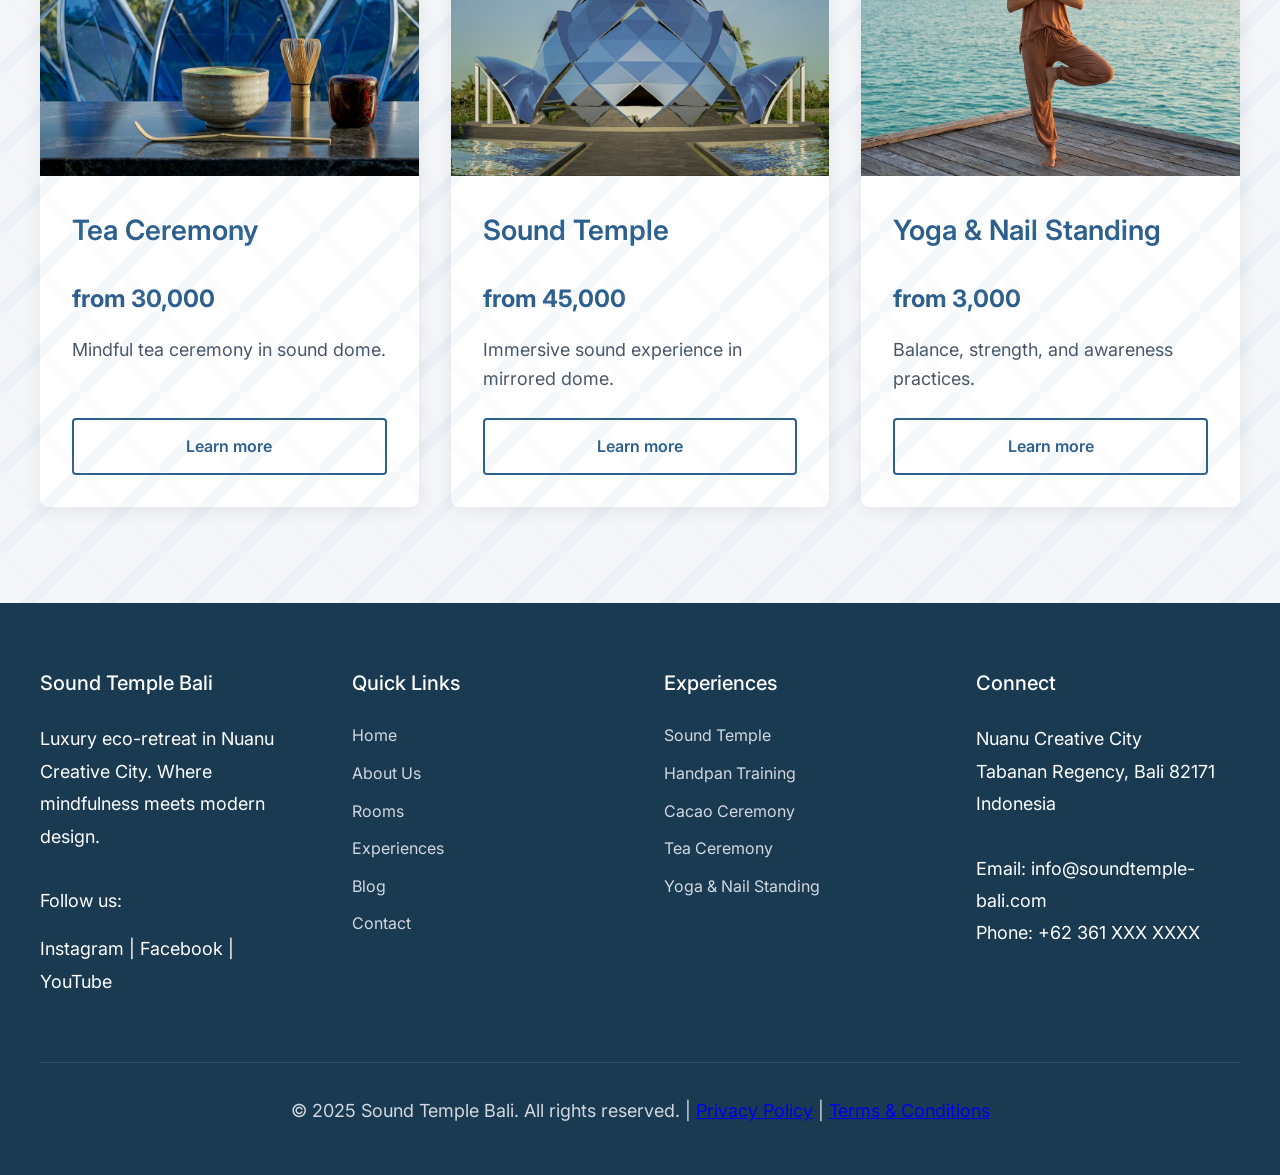
<file: cacao-ceremony.html>
<!DOCTYPE html>
<html lang="en">
<head>
    <meta charset="UTF-8">
    <meta name="viewport" content="width=device-width, initial-scale=1.0">
    <meta name="description" content="Cacao Ceremony at the Mountain Tipi - A sacred cacao ritual with panoramic views and sound meditation at Sound Temple Bali.">
    <meta name="keywords" content="cacao ceremony Bali, sacred cacao ritual, mountain tipi, ceremonial cacao">
    <title>Cacao Ceremony at the Mountain Tipi | Sound Temple Bali</title>
    <link rel="stylesheet" href="css/style.css">
    <link href="https://fonts.googleapis.com/css2?family=Inter:wght@400;500;600;700&display=swap" rel="stylesheet">
</head>
<body>
    <!-- Navigation -->
    <nav class="navbar">
        <div class="nav-container">
            <button class="mobile-menu-toggle" aria-label="Toggle mobile menu">
                <div class="hamburger">
                    <span></span>
                    <span></span>
                    <span></span>
                </div>
            </button>

            <a href="index.html" class="logo">
                <img src="images/logo.png" alt="Sound Temple Bali">
            </a>
            <ul class="nav-menu nav-left">
                <li><a href="index.html" class="nav-link">Home</a></li>
                <li><a href="about.html" class="nav-link">About Us</a></li>
                <li><a href="rooms.html" class="nav-link">Rooms</a></li>
            </ul>

            </a>

            <ul class="nav-menu nav-right">
                <li><a href="experiences.html" class="nav-link">Experiences</a></li>
                <li><a href="blog.html" class="nav-link">Blog</a></li>
                <li><a href="contact.html" class="nav-link">Contact</a></li>
            </ul>
        </div>
    </nav>

    <!-- Hero Section -->
    <section class="service-detail-hero triangle-bg">
        <div class="triangle-accent triangle-accent-1"></div>
        <div class="hero-content">
            <h1>Cacao Ceremony at the Mountain Tipi</h1>
            <p class="subheadline">Sacred cacao ritual with panoramic valley views.</p>
        </div>
    </section>

    <!-- Detail Section -->
    <section class="section bg-white">
        <div class="container">
            <div class="detail-grid">
                <!-- Main Content -->
                <div class="detail-main">
                    <div class="detail-image">
                        <img src="images/services/cacao-ceremony-detail.jpg" alt="Cacao ceremony at mountain tipi">
                    </div>

                    <h2>Description</h2>
                    <p>The cacao ceremony is an ancient practice rooted in the traditions of Central and South America.</p>

                    <p class="mt-2">Together we drink warm ceremonial cacao, follow a guided ritual, meditate, and connect with intention.</p>

                    <p class="mt-2">The experience concludes with a gong sound overlooking the valley — a moment of clarity, presence, and openness.</p>

                    <h3 class="mt-3">About Ceremonial Cacao</h3>
                    <p class="mt-2">Cacao is considered a heart-opening medicine that helps release emotional blockages and connect with deeper wisdom. Unlike chocolate, ceremonial cacao is minimally processed and contains powerful compounds that enhance meditation and inner reflection.</p>

                    <h3 class="mt-3">The Ceremony Flow</h3>
                    <ul class="room-features mt-2">
                        <li>Opening circle and intention setting</li>
                        <li>Ceremonial cacao preparation and serving</li>
                        <li>Guided meditation and breathwork</li>
                        <li>Silent reflection time</li>
                        <li>Sound healing with gong and singing bowls</li>
                        <li>Integration and sharing circle</li>
                        <li>Closing overlooking the valley</li>
                    </ul>

                    <h3 class="mt-3">Benefits</h3>
                    <ul class="room-features mt-2">
                        <li>Heart opening and emotional release</li>
                        <li>Enhanced meditation and inner clarity</li>
                        <li>Connection with intention and purpose</li>
                        <li>Community bonding in sacred space</li>
                        <li>Natural energy boost and mood elevation</li>
                        <li>Stress relief and relaxation</li>
                    </ul>

                    <h3 class="mt-3">What to Bring</h3>
                    <ul class="room-features mt-2">
                        <li>Comfortable clothing for sitting</li>
                        <li>Journal and pen for reflections</li>
                        <li>Open heart and clear intention</li>
                        <li>Light stomach (avoid heavy meals 2 hours before)</li>
                    </ul>
                </div>

                <!-- Sidebar -->
                <div class="detail-sidebar">
                    <div class="detail-card">
                        <h3 class="mb-2">Details</h3>

                        <div class="detail-item">
                            <span class="detail-label">Practice</span>
                            <span class="detail-value">Cacao Ceremony</span>
                        </div>

                        <div class="detail-item">
                            <span class="detail-label">Location</span>
                            <span class="detail-value">Mountain Tipi</span>
                        </div>

                        <div class="detail-item">
                            <span class="detail-label">Duration</span>
                            <span class="detail-value">2-2.5 hours</span>
                        </div>

                        <div class="detail-item">
                            <span class="detail-label">Price</span>
                            <span class="detail-value"><strong>from 30,000</strong></span>
                        </div>

                        <div class="detail-item">
                            <span class="detail-label">Group size</span>
                            <span class="detail-value">6-15 participants</span>
                        </div>

                        <div class="detail-item">
                            <span class="detail-label">Schedule</span>
                            <span class="detail-value">Tuesday & Saturday<br>5:00 PM</span>
                        </div>
                    </div>

                    <a href="contact.html" class="btn btn-primary btn-large" style="width: 100%;">Book now</a>

                    <div class="detail-card mt-2">
                        <h4>Important Notes</h4>
                        <p style="font-size: 0.875rem; color: var(--dark-gray); line-height: 1.6;">Not recommended for those with heart conditions or taking antidepressants. Cacao contains caffeine. Please inform us of any health concerns when booking.</p>
                    </div>
                </div>
            </div>
        </div>
    </section>

    <!-- Related Services -->
    <section class="section bg-light triangle-bg">
        <div class="container">
            <div class="section-header">
                <h2 class="section-title">Other Experiences</h2>
            </div>

            <div class="grid grid-3">
                <div class="service-card">
                    <div class="service-image">
                        <img src="images/services/tea-ceremony.jpg" alt="Tea ceremony">
                    </div>
                    <div class="service-content">
                        <h3>Tea Ceremony</h3>
                        <p class="service-price">from 30,000</p>
                        <p class="service-description">Mindful tea ceremony in sound dome.</p>
                        <a href="tea-ceremony.html" class="btn btn-secondary">Learn more</a>
                    </div>
                </div>

                <div class="service-card">
                    <div class="service-image">
                        <img src="images/services/sound-temple.jpg" alt="Sound Temple">
                    </div>
                    <div class="service-content">
                        <h3>Sound Temple</h3>
                        <p class="service-price">from 45,000</p>
                        <p class="service-description">Immersive sound experience in mirrored dome.</p>
                        <a href="sound-temple.html" class="btn btn-secondary">Learn more</a>
                    </div>
                </div>

                <div class="service-card">
                    <div class="service-image">
                        <img src="images/services/yoga-nail.jpg" alt="Yoga and nail standing">
                    </div>
                    <div class="service-content">
                        <h3>Yoga & Nail Standing</h3>
                        <p class="service-price">from 3,000</p>
                        <p class="service-description">Balance, strength, and awareness practices.</p>
                        <a href="yoga-nail.html" class="btn btn-secondary">Learn more</a>
                    </div>
                </div>
            </div>
        </div>
    </section>

    <!-- Footer -->
    <footer class="footer">
        <div class="footer-content">
            <div class="footer-section">
                <h4>Sound Temple Bali</h4>
                <p>Luxury eco-retreat in Nuanu Creative City. Where mindfulness meets modern design.</p>
                <div class="mt-2">
                    <p>Follow us:</p>
                    <p>Instagram | Facebook | YouTube</p>
                </div>
            </div>

            <div class="footer-section">
                <h4>Quick Links</h4>
                <ul class="footer-links">
                    <li><a href="index.html">Home</a></li>
                    <li><a href="about.html">About Us</a></li>
                    <li><a href="rooms.html">Rooms</a></li>
                    <li><a href="experiences.html">Experiences</a></li>
                    <li><a href="blog.html">Blog</a></li>
                    <li><a href="contact.html">Contact</a></li>
                </ul>
            </div>

            <div class="footer-section">
                <h4>Experiences</h4>
                <ul class="footer-links">
                    <li><a href="sound-temple.html">Sound Temple</a></li>
                    <li><a href="handpan.html">Handpan Training</a></li>
                    <li><a href="cacao-ceremony.html">Cacao Ceremony</a></li>
                    <li><a href="tea-ceremony.html">Tea Ceremony</a></li>
                    <li><a href="yoga-nail.html">Yoga & Nail Standing</a></li>
                </ul>
            </div>

            <div class="footer-section">
                <h4>Connect</h4>
                <p>Nuanu Creative City<br>
                Tabanan Regency, Bali 82171<br>
                Indonesia</p>
                <p class="mt-2">
                    Email: info@soundtemple-bali.com<br>
                    Phone: +62 361 XXX XXXX
                </p>
            </div>
        </div>

        <div class="footer-bottom">
            <p>&copy; 2025 Sound Temple Bali. All rights reserved. | <a href="#">Privacy Policy</a> | <a href="#">Terms & Conditions</a></p>
        </div>
    </footer>

    <script src="js/main.js"></script>
</body>
</html>
</file>
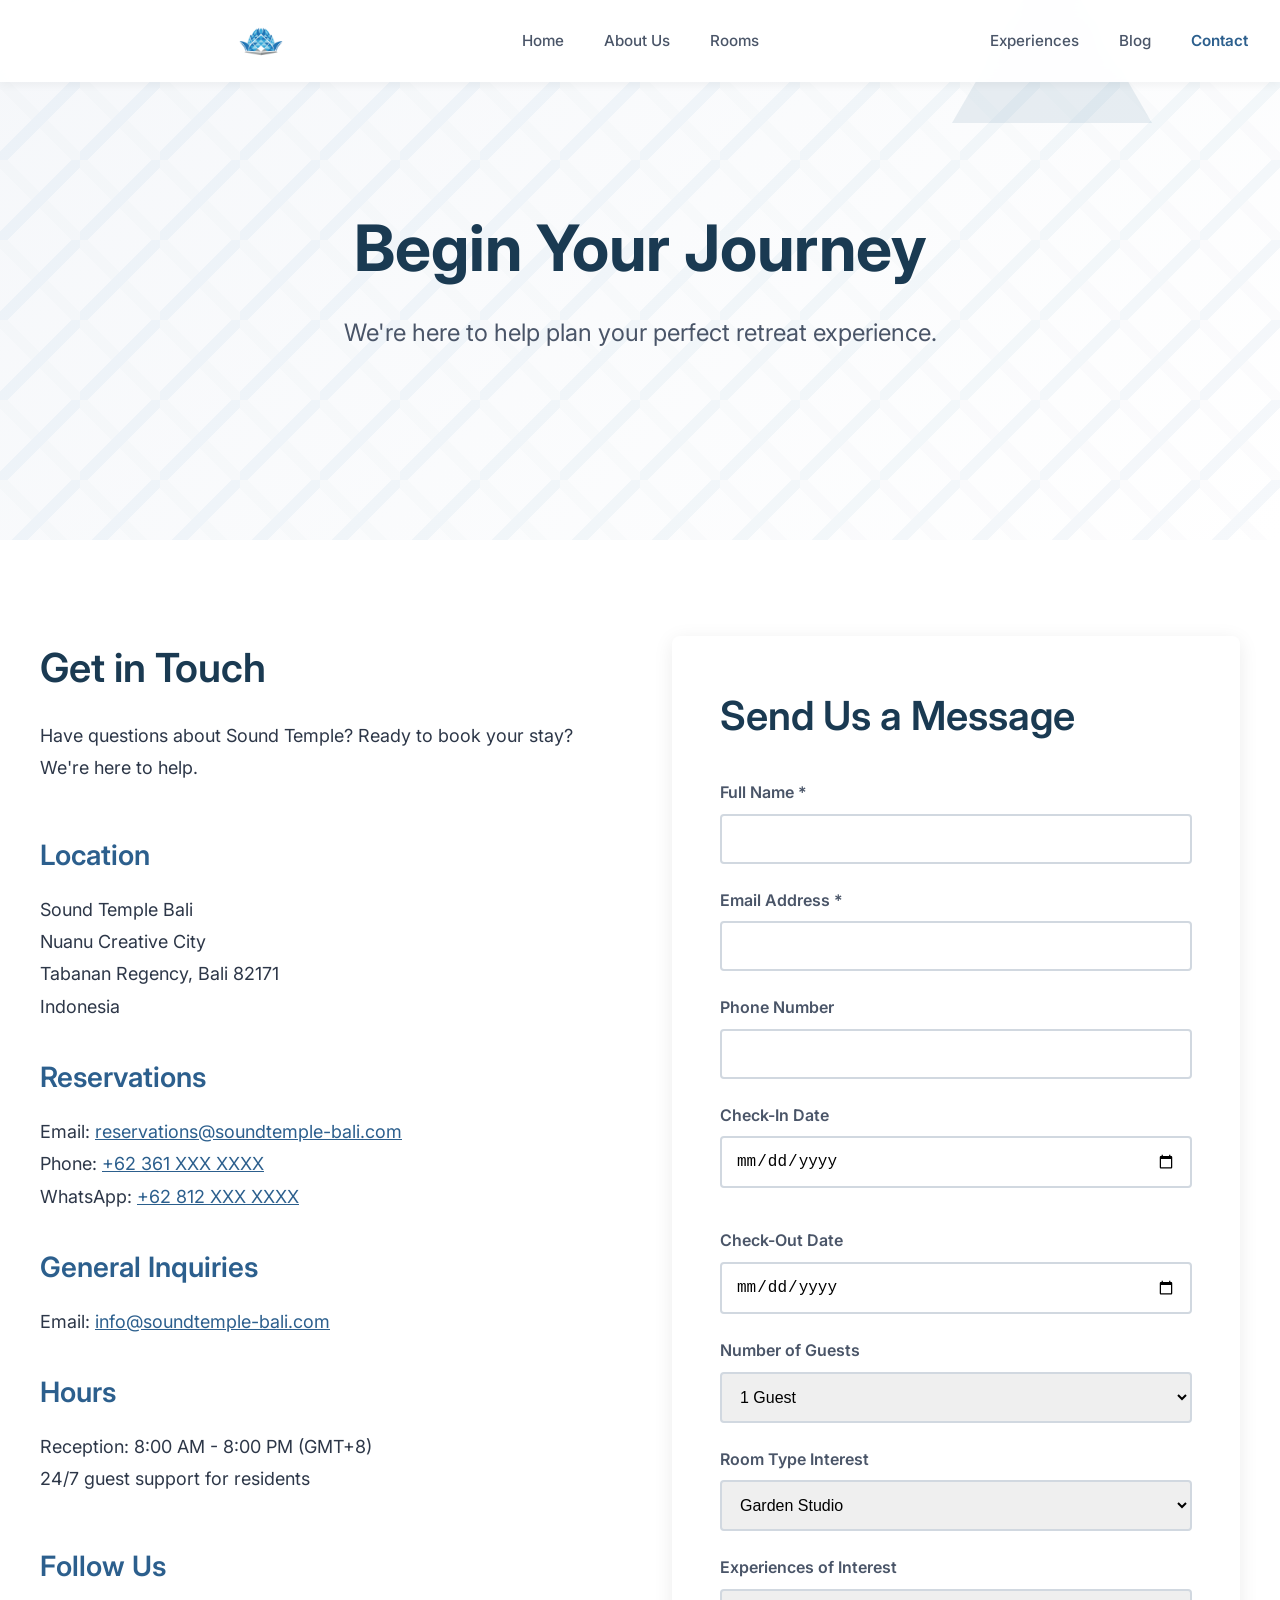
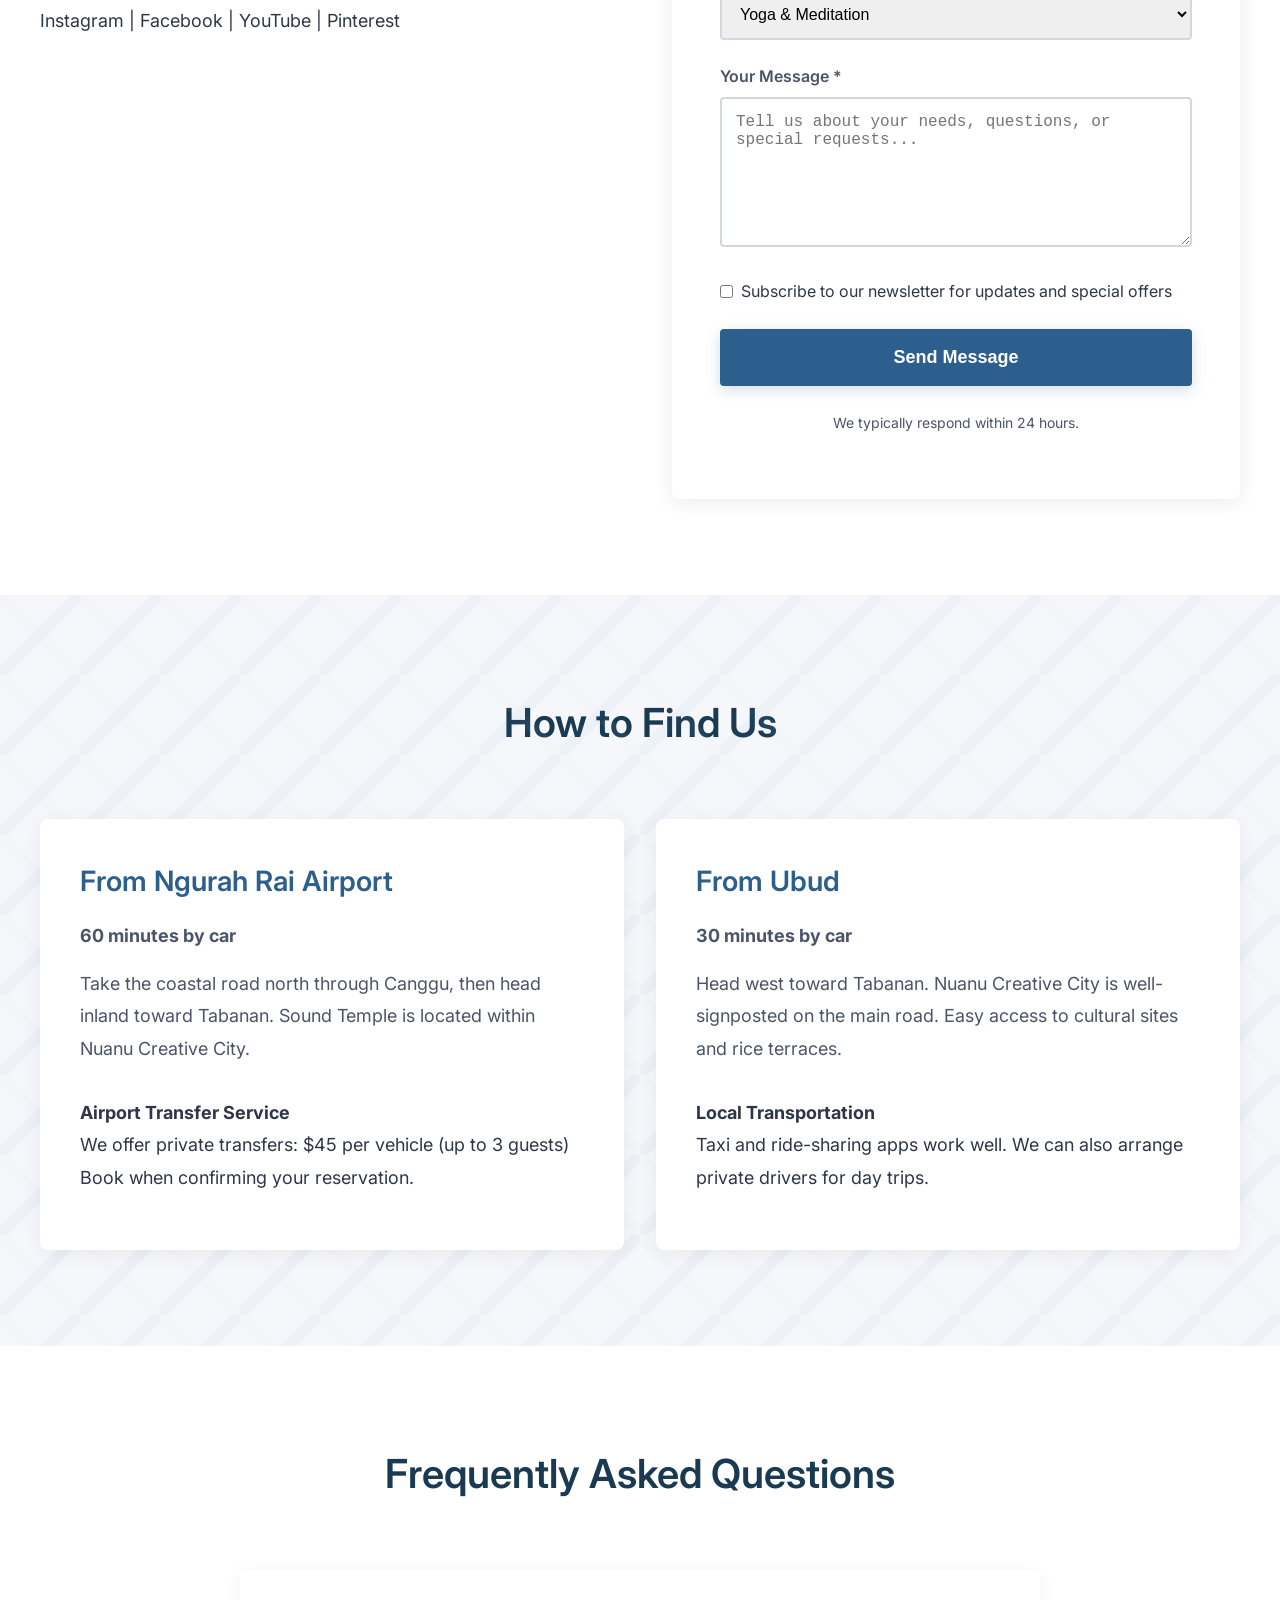
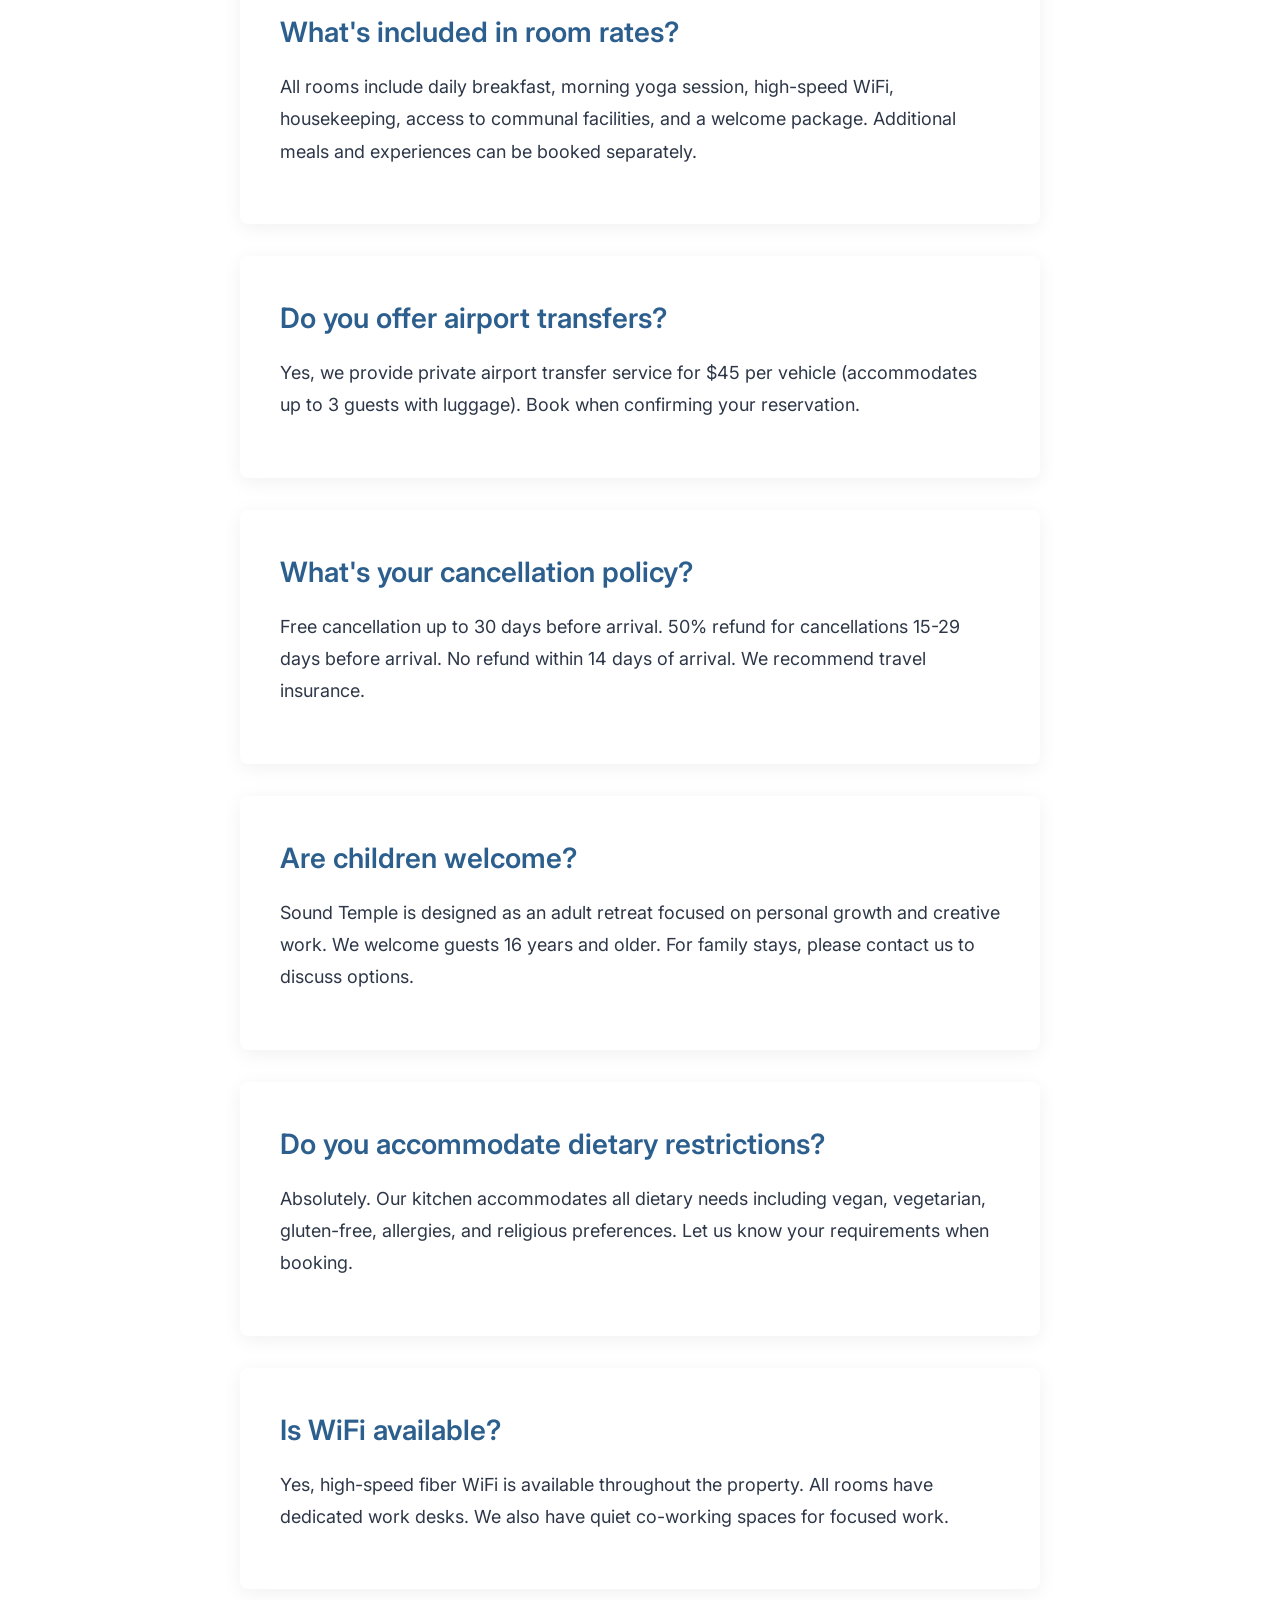
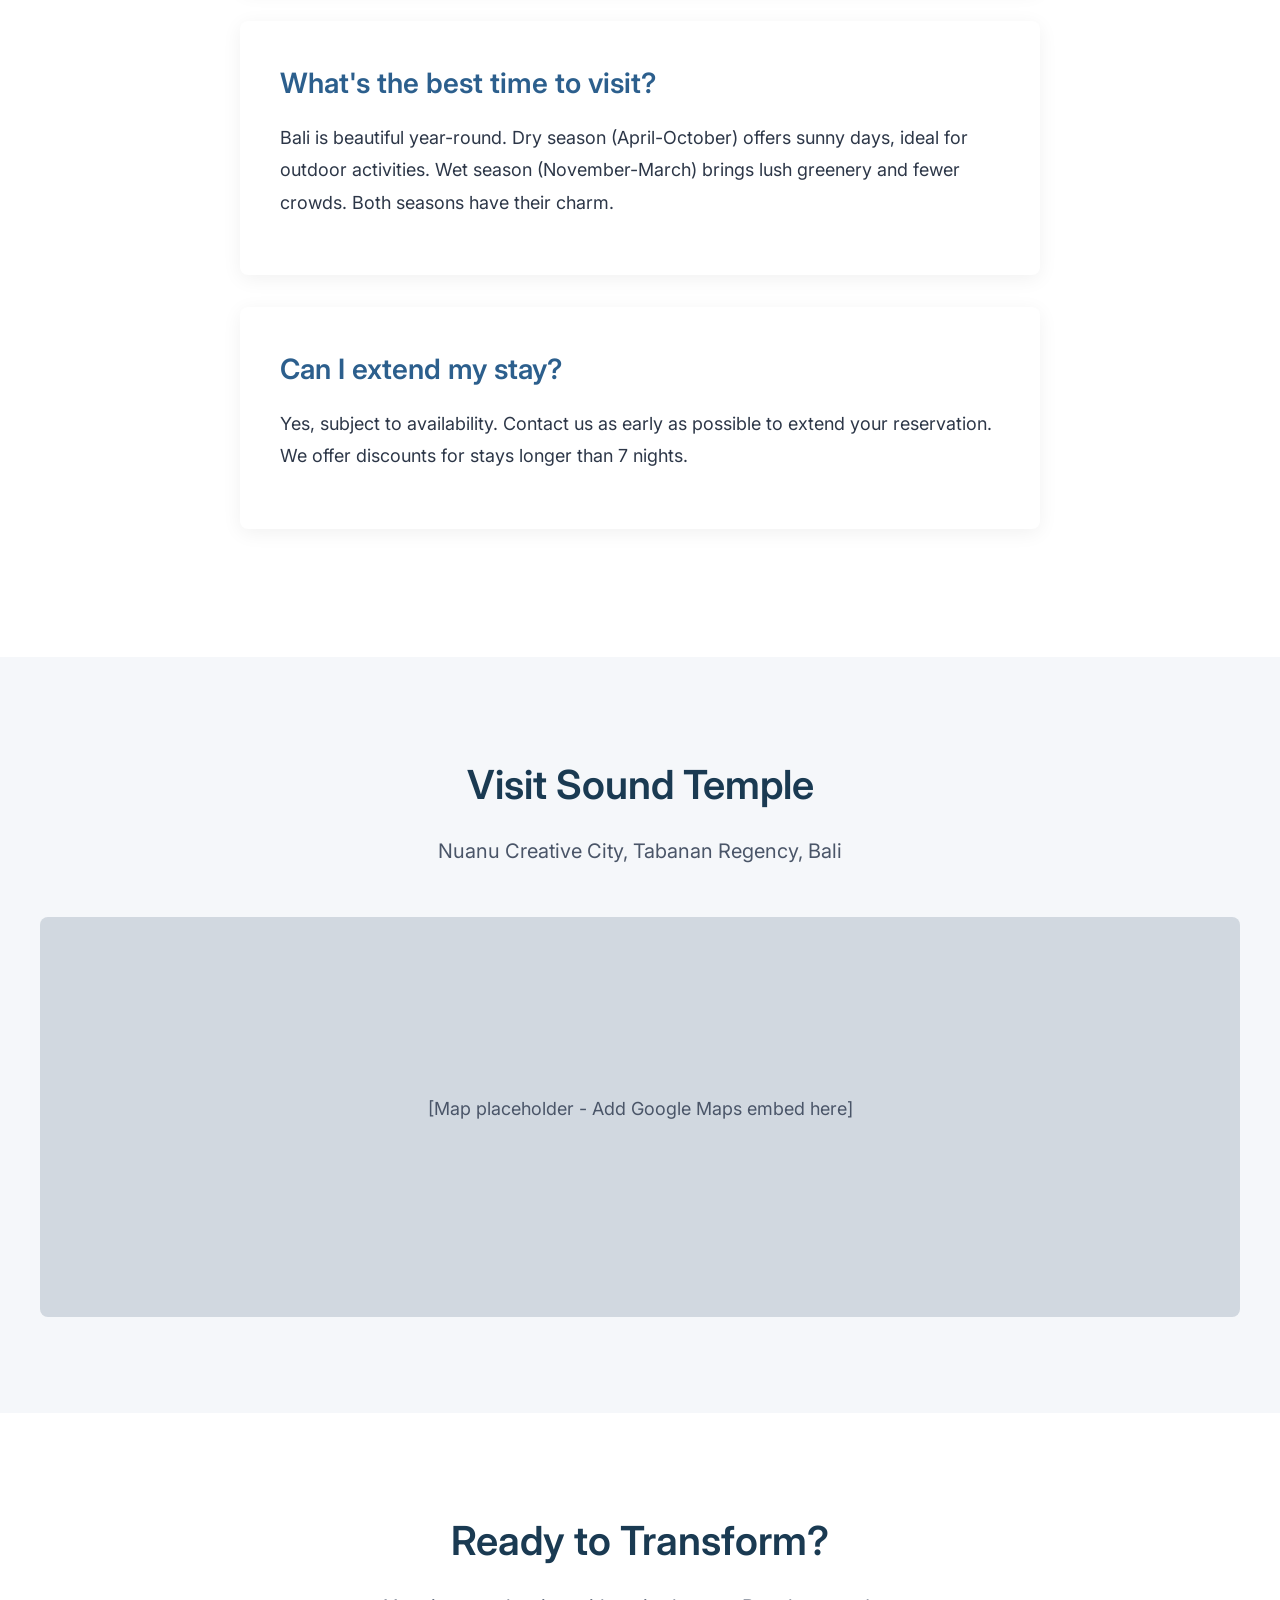
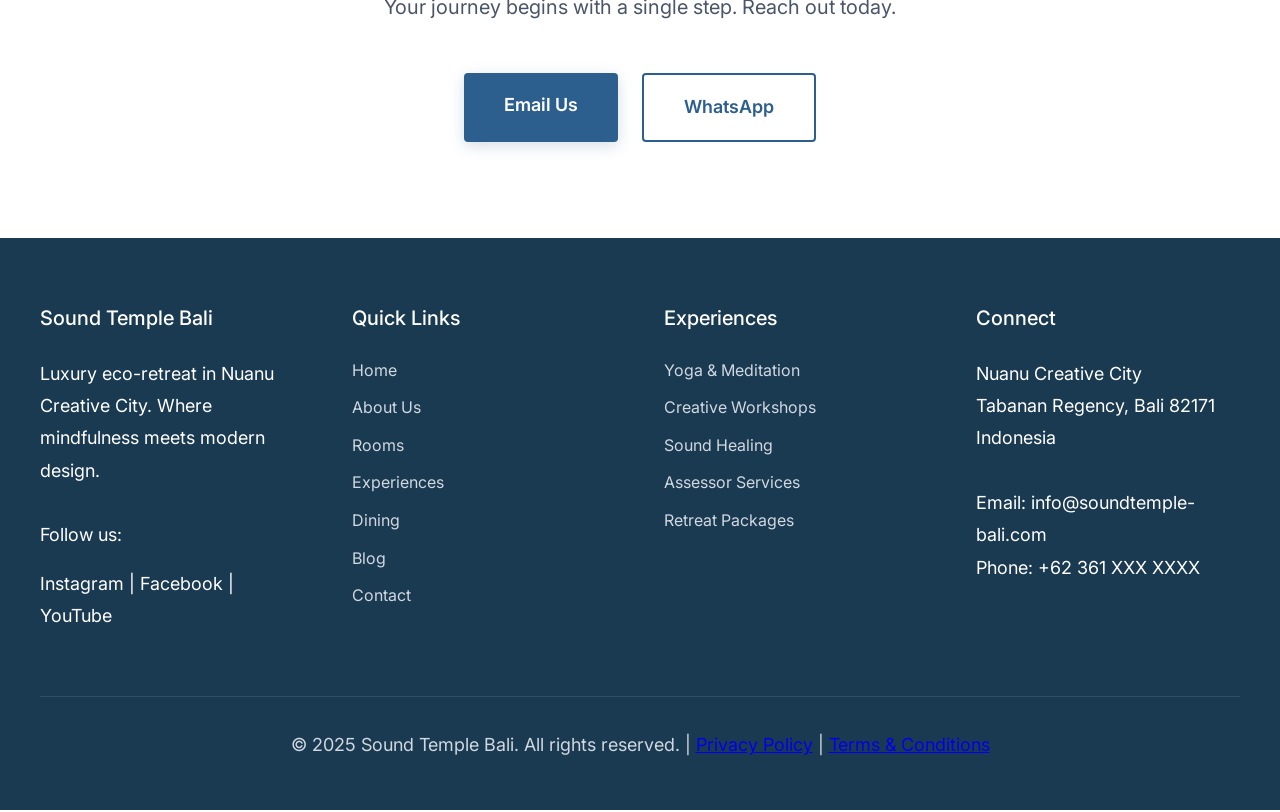
<file: contact.html>
<!DOCTYPE html>
<html lang="en">
<head>
    <meta charset="UTF-8">
    <meta name="viewport" content="width=device-width, initial-scale=1.0">
    <meta name="description" content="Book your stay at Sound Temple Bali. Located in Nuanu Creative City. Contact us for reservations, questions, and custom retreat planning.">
    <meta name="keywords" content="book Sound Temple Bali, Nuanu retreat reservations, contact eco-retreat Bali, Bali accommodation booking">
    <meta property="og:title" content="Contact & Reservations | Sound Temple Nuanu Bali">
    <meta property="og:description" content="Get in touch to book your transformative retreat experience in Bali.">
    <title>Contact & Reservations | Sound Temple Nuanu Bali</title>
    <link rel="stylesheet" href="css/style.css">
    <link href="https://fonts.googleapis.com/css2?family=Inter:wght@400;500;600;700&display=swap" rel="stylesheet">
</head>
<body>
    <!-- Navigation -->
    <nav class="navbar">
        <div class="nav-container">
            <button class="mobile-menu-toggle" aria-label="Toggle mobile menu">
                <div class="hamburger">
                    <span></span>
                    <span></span>
                    <span></span>
                </div>
            </button>

            <a href="index.html" class="logo">
                <img src="images/logo.png" alt="Sound Temple Bali">
            </a>
            <ul class="nav-menu nav-left">
                <li><a href="index.html" class="nav-link">Home</a></li>
                <li><a href="about.html" class="nav-link">About Us</a></li>
                <li><a href="rooms.html" class="nav-link">Rooms</a></li>
            </ul>

            </a>

            <ul class="nav-menu nav-right">
                <li><a href="experiences.html" class="nav-link">Experiences</a></li>
                <li><a href="blog.html" class="nav-link">Blog</a></li>
                <li><a href="contact.html" class="nav-link">Contact</a></li>
            </ul>
        </div>
    </nav>

    <!-- Hero Section -->
    <section class="hero triangle-bg" style="min-height: 60vh;">
        <div class="triangle-accent triangle-accent-1"></div>
        <div class="hero-content">
            <h1>Begin Your Journey</h1>
            <p class="subheadline">We're here to help plan your perfect retreat experience.</p>
        </div>
    </section>

    <!-- Contact Form Section -->
    <section class="section bg-white">
        <div class="container">
            <div class="grid grid-2" style="gap: 4rem;">
                <!-- Contact Information -->
                <div>
                    <h2>Get in Touch</h2>
                    <p class="mt-1">Have questions about Sound Temple? Ready to book your stay? We're here to help.</p>

                    <div class="mt-3">
                        <h3>Location</h3>
                        <p>Sound Temple Bali<br>
                        Nuanu Creative City<br>
                        Tabanan Regency, Bali 82171<br>
                        Indonesia</p>
                    </div>

                    <div class="mt-2">
                        <h3>Reservations</h3>
                        <p>Email: <a href="mailto:reservations@soundtemple-bali.com" style="color: var(--primary-blue);">reservations@soundtemple-bali.com</a><br>
                        Phone: <a href="tel:+6236XXXXXXX" style="color: var(--primary-blue);">+62 361 XXX XXXX</a><br>
                        WhatsApp: <a href="https://wa.me/6281XXXXXXX" style="color: var(--primary-blue);">+62 812 XXX XXXX</a></p>
                    </div>

                    <div class="mt-2">
                        <h3>General Inquiries</h3>
                        <p>Email: <a href="mailto:info@soundtemple-bali.com" style="color: var(--primary-blue);">info@soundtemple-bali.com</a></p>
                    </div>

                    <div class="mt-2">
                        <h3>Hours</h3>
                        <p>Reception: 8:00 AM - 8:00 PM (GMT+8)<br>
                        24/7 guest support for residents</p>
                    </div>

                    <div class="mt-3">
                        <h3>Follow Us</h3>
                        <p>Instagram | Facebook | YouTube | Pinterest</p>
                    </div>
                </div>

                <!-- Contact Form -->
                <div>
                    <div class="contact-form">
                        <h2 class="mb-2">Send Us a Message</h2>

                        <form>
                            <div class="form-group">
                                <label class="form-label">Full Name *</label>
                                <input type="text" class="form-input" required>
                            </div>

                            <div class="form-group">
                                <label class="form-label">Email Address *</label>
                                <input type="email" class="form-input" required>
                            </div>

                            <div class="form-group">
                                <label class="form-label">Phone Number</label>
                                <input type="tel" class="form-input">
                            </div>

                            <div class="grid grid-2" style="gap: 1rem;">
                                <div class="form-group">
                                    <label class="form-label">Check-In Date</label>
                                    <input type="date" class="form-input">
                                </div>

                                <div class="form-group">
                                    <label class="form-label">Check-Out Date</label>
                                    <input type="date" class="form-input">
                                </div>
                            </div>

                            <div class="form-group">
                                <label class="form-label">Number of Guests</label>
                                <select class="form-select">
                                    <option>1 Guest</option>
                                    <option>2 Guests</option>
                                    <option>3 Guests</option>
                                    <option>4 Guests</option>
                                    <option>5+ Guests</option>
                                </select>
                            </div>

                            <div class="form-group">
                                <label class="form-label">Room Type Interest</label>
                                <select class="form-select">
                                    <option>Garden Studio</option>
                                    <option>Forest Villa</option>
                                    <option>Creative Loft</option>
                                    <option>Temple Suite</option>
                                    <option>Not sure yet</option>
                                </select>
                            </div>

                            <div class="form-group">
                                <label class="form-label">Experiences of Interest</label>
                                <select class="form-select">
                                    <option>Yoga & Meditation</option>
                                    <option>Creative Workshops</option>
                                    <option>Sound Healing</option>
                                    <option>Assessor Services</option>
                                    <option>Retreat Package</option>
                                    <option>Just accommodation</option>
                                </select>
                            </div>

                            <div class="form-group">
                                <label class="form-label">Your Message *</label>
                                <textarea class="form-textarea" required placeholder="Tell us about your needs, questions, or special requests..."></textarea>
                            </div>

                            <div class="form-group">
                                <label style="display: flex; align-items: center; gap: 0.5rem;">
                                    <input type="checkbox">
                                    <span>Subscribe to our newsletter for updates and special offers</span>
                                </label>
                            </div>

                            <button type="submit" class="btn btn-primary btn-large" style="width: 100%;">Send Message</button>
                        </form>

                        <p style="font-size: 0.875rem; color: var(--dark-gray); margin-top: 1.5rem; text-align: center;">
                            We typically respond within 24 hours.
                        </p>
                    </div>
                </div>
            </div>
        </div>
    </section>

    <!-- How to Find Us Section -->
    <section class="section bg-light triangle-bg">
        <div class="container">
            <div class="section-header">
                <h2 class="section-title">How to Find Us</h2>
            </div>

            <div class="grid grid-2">
                <div class="card">
                    <h3>From Ngurah Rai Airport</h3>
                    <p class="card-text"><strong>60 minutes by car</strong></p>
                    <p class="card-text">Take the coastal road north through Canggu, then head inland toward Tabanan. Sound Temple is located within Nuanu Creative City.</p>
                    <p class="mt-2"><strong>Airport Transfer Service</strong><br>
                    We offer private transfers: $45 per vehicle (up to 3 guests)<br>
                    Book when confirming your reservation.</p>
                </div>

                <div class="card">
                    <h3>From Ubud</h3>
                    <p class="card-text"><strong>30 minutes by car</strong></p>
                    <p class="card-text">Head west toward Tabanan. Nuanu Creative City is well-signposted on the main road. Easy access to cultural sites and rice terraces.</p>
                    <p class="mt-2"><strong>Local Transportation</strong><br>
                    Taxi and ride-sharing apps work well. We can also arrange private drivers for day trips.</p>
                </div>
            </div>
        </div>
    </section>

    <!-- FAQ Section -->
    <section class="section bg-white">
        <div class="container">
            <div class="section-header">
                <h2 class="section-title">Frequently Asked Questions</h2>
            </div>

            <div style="max-width: 800px; margin: 0 auto;">
                <div class="card mb-2">
                    <h3>What's included in room rates?</h3>
                    <p>All rooms include daily breakfast, morning yoga session, high-speed WiFi, housekeeping, access to communal facilities, and a welcome package. Additional meals and experiences can be booked separately.</p>
                </div>

                <div class="card mb-2">
                    <h3>Do you offer airport transfers?</h3>
                    <p>Yes, we provide private airport transfer service for $45 per vehicle (accommodates up to 3 guests with luggage). Book when confirming your reservation.</p>
                </div>

                <div class="card mb-2">
                    <h3>What's your cancellation policy?</h3>
                    <p>Free cancellation up to 30 days before arrival. 50% refund for cancellations 15-29 days before arrival. No refund within 14 days of arrival. We recommend travel insurance.</p>
                </div>

                <div class="card mb-2">
                    <h3>Are children welcome?</h3>
                    <p>Sound Temple is designed as an adult retreat focused on personal growth and creative work. We welcome guests 16 years and older. For family stays, please contact us to discuss options.</p>
                </div>

                <div class="card mb-2">
                    <h3>Do you accommodate dietary restrictions?</h3>
                    <p>Absolutely. Our kitchen accommodates all dietary needs including vegan, vegetarian, gluten-free, allergies, and religious preferences. Let us know your requirements when booking.</p>
                </div>

                <div class="card mb-2">
                    <h3>Is WiFi available?</h3>
                    <p>Yes, high-speed fiber WiFi is available throughout the property. All rooms have dedicated work desks. We also have quiet co-working spaces for focused work.</p>
                </div>

                <div class="card mb-2">
                    <h3>What's the best time to visit?</h3>
                    <p>Bali is beautiful year-round. Dry season (April-October) offers sunny days, ideal for outdoor activities. Wet season (November-March) brings lush greenery and fewer crowds. Both seasons have their charm.</p>
                </div>

                <div class="card mb-2">
                    <h3>Can I extend my stay?</h3>
                    <p>Yes, subject to availability. Contact us as early as possible to extend your reservation. We offer discounts for stays longer than 7 nights.</p>
                </div>
            </div>
        </div>
    </section>

    <!-- Map Section -->
    <section class="section bg-light">
        <div class="container text-center">
            <h2 class="section-title">Visit Sound Temple</h2>
            <p class="section-subtitle mb-3">
                Nuanu Creative City, Tabanan Regency, Bali
            </p>

            <div style="width: 100%; height: 400px; background: var(--medium-gray); border-radius: 8px; display: flex; align-items: center; justify-content: center;">
                <p style="color: var(--dark-gray);">[Map placeholder - Add Google Maps embed here]</p>
            </div>
        </div>
    </section>

    <!-- CTA Section -->
    <section class="section bg-white">
        <div class="container text-center">
            <h2 class="section-title">Ready to Transform?</h2>
            <p class="section-subtitle mb-3">
                Your journey begins with a single step. Reach out today.
            </p>
            <div style="display: flex; gap: 1.5rem; justify-content: center;">
                <a href="mailto:reservations@soundtemple-bali.com" class="btn btn-primary btn-large">Email Us</a>
                <a href="https://wa.me/6281XXXXXXX" class="btn btn-secondary btn-large">WhatsApp</a>
            </div>
        </div>
    </section>

    <!-- Footer -->
    <footer class="footer">
        <div class="footer-content">
            <div class="footer-section">
                <h4>Sound Temple Bali</h4>
                <p>Luxury eco-retreat in Nuanu Creative City. Where mindfulness meets modern design.</p>
                <div class="mt-2">
                    <p>Follow us:</p>
                    <p>Instagram | Facebook | YouTube</p>
                </div>
            </div>

            <div class="footer-section">
                <h4>Quick Links</h4>
                <ul class="footer-links">
                    <li><a href="index.html">Home</a></li>
                    <li><a href="about.html">About Us</a></li>
                    <li><a href="rooms.html">Rooms</a></li>
                    <li><a href="experiences.html">Experiences</a></li>
                    <li><a href="dining.html">Dining</a></li>
                    <li><a href="blog.html">Blog</a></li>
                    <li><a href="contact.html">Contact</a></li>
                </ul>
            </div>

            <div class="footer-section">
                <h4>Experiences</h4>
                <ul class="footer-links">
                    <li><a href="experiences.html#yoga">Yoga & Meditation</a></li>
                    <li><a href="experiences.html#creative">Creative Workshops</a></li>
                    <li><a href="experiences.html#sound">Sound Healing</a></li>
                    <li><a href="experiences.html#assessor">Assessor Services</a></li>
                    <li><a href="experiences.html#packages">Retreat Packages</a></li>
                </ul>
            </div>

            <div class="footer-section">
                <h4>Connect</h4>
                <p>Nuanu Creative City<br>
                Tabanan Regency, Bali 82171<br>
                Indonesia</p>
                <p class="mt-2">
                    Email: info@soundtemple-bali.com<br>
                    Phone: +62 361 XXX XXXX
                </p>
            </div>
        </div>

        <div class="footer-bottom">
            <p>&copy; 2025 Sound Temple Bali. All rights reserved. | <a href="#">Privacy Policy</a> | <a href="#">Terms & Conditions</a></p>
        </div>
    </footer>

    <script src="js/main.js"></script>
</body>
</html>
</file>
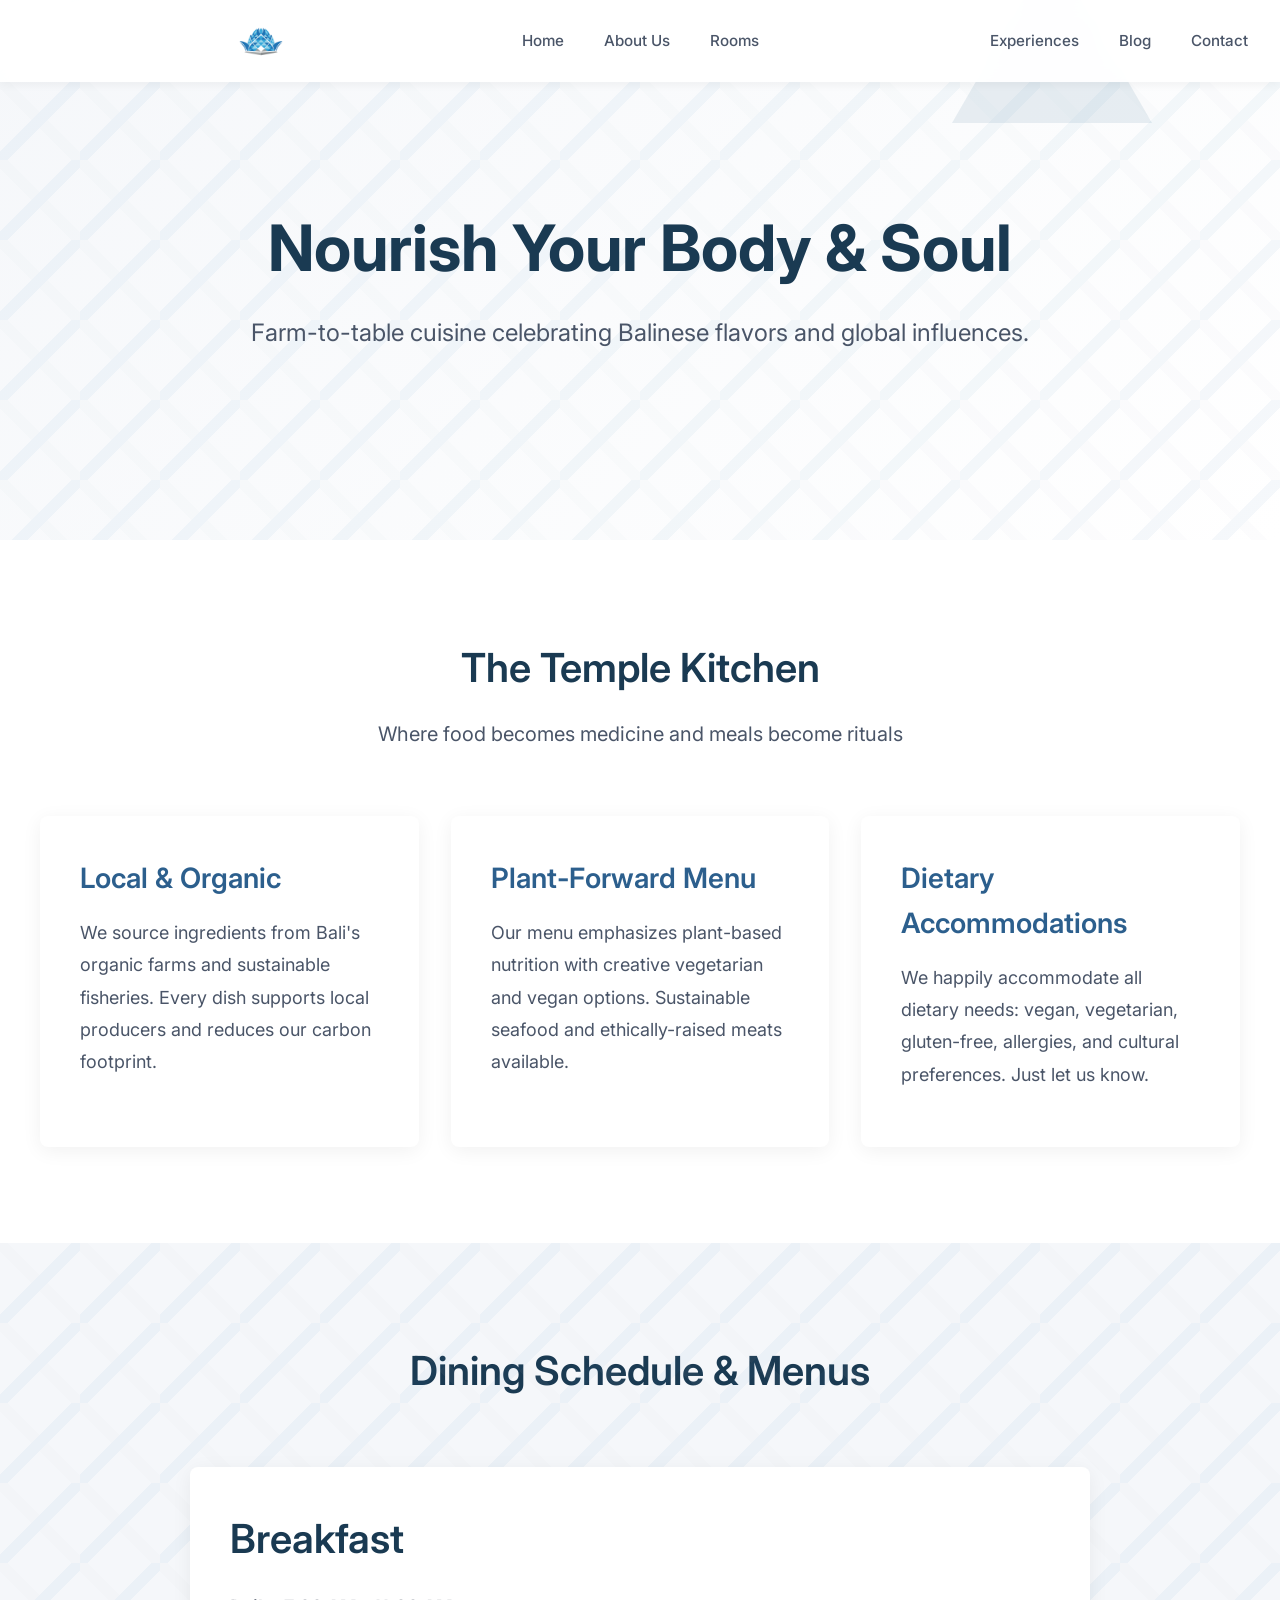
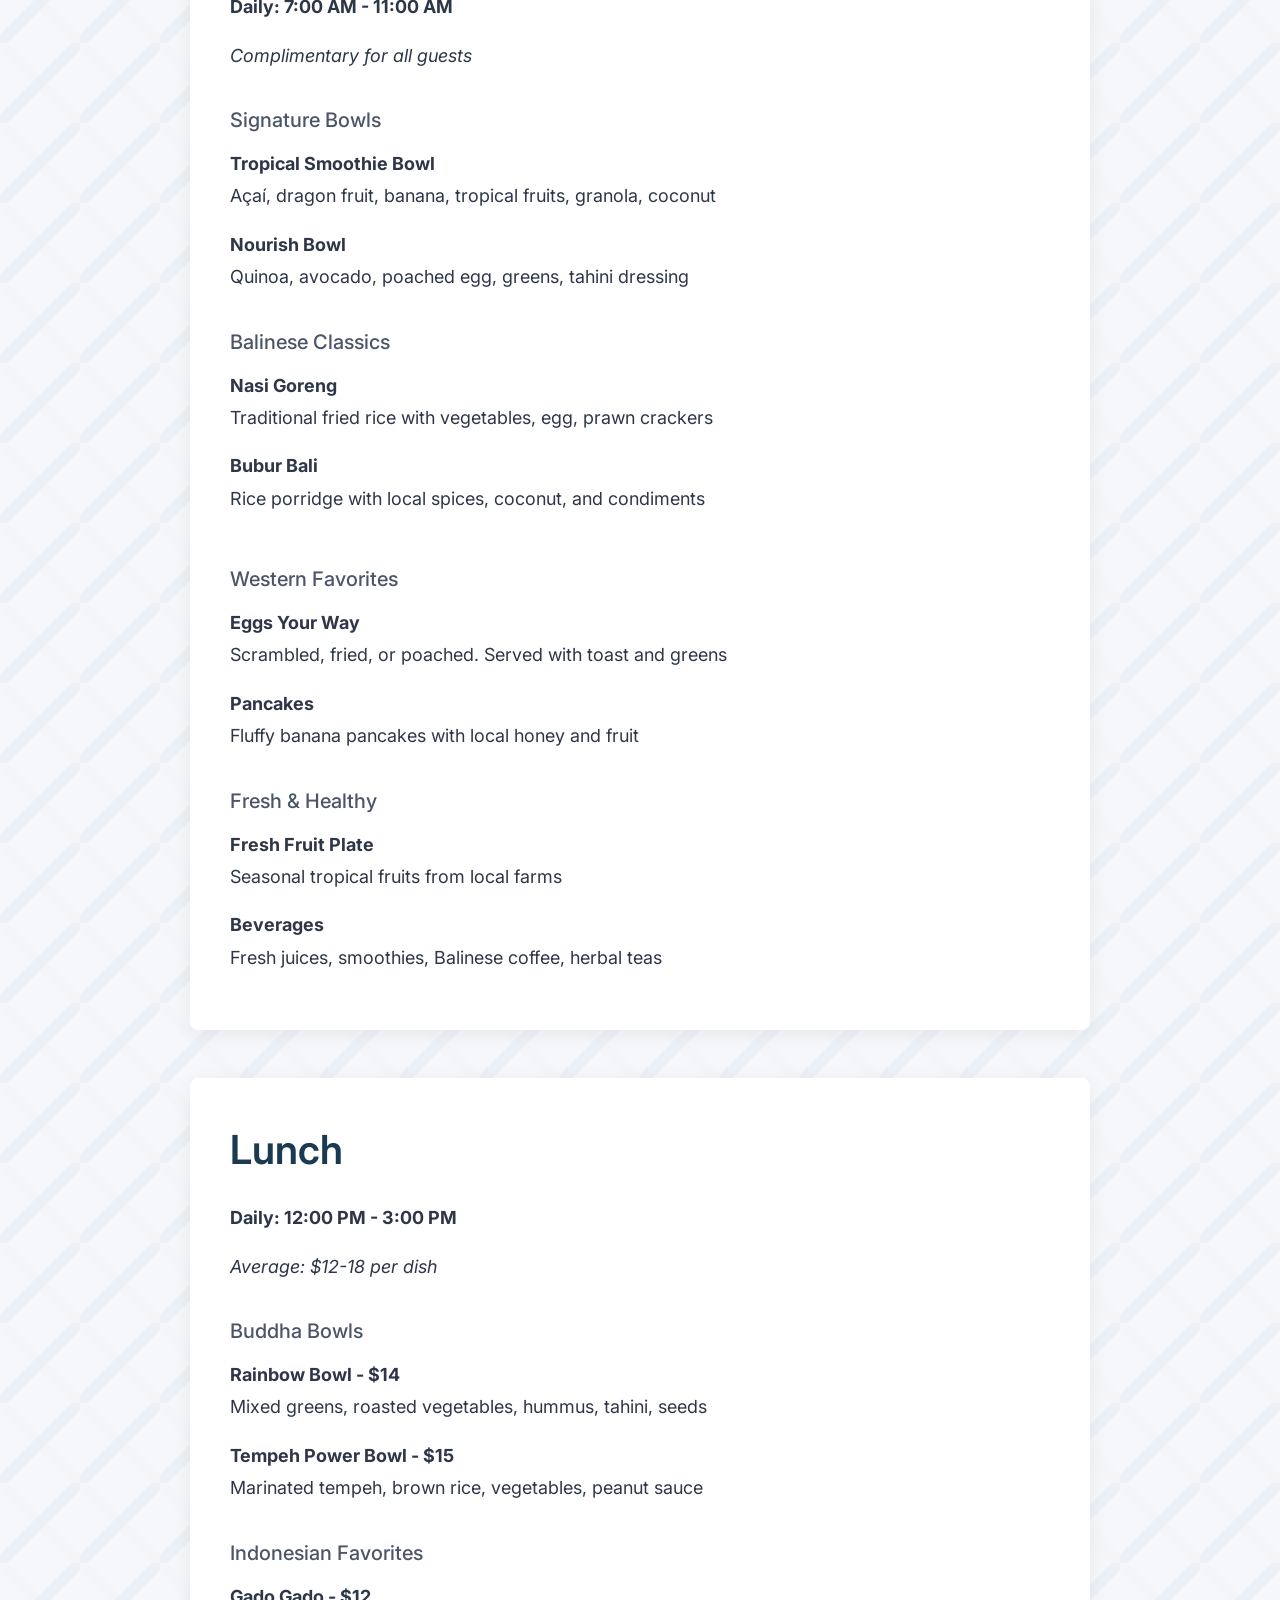
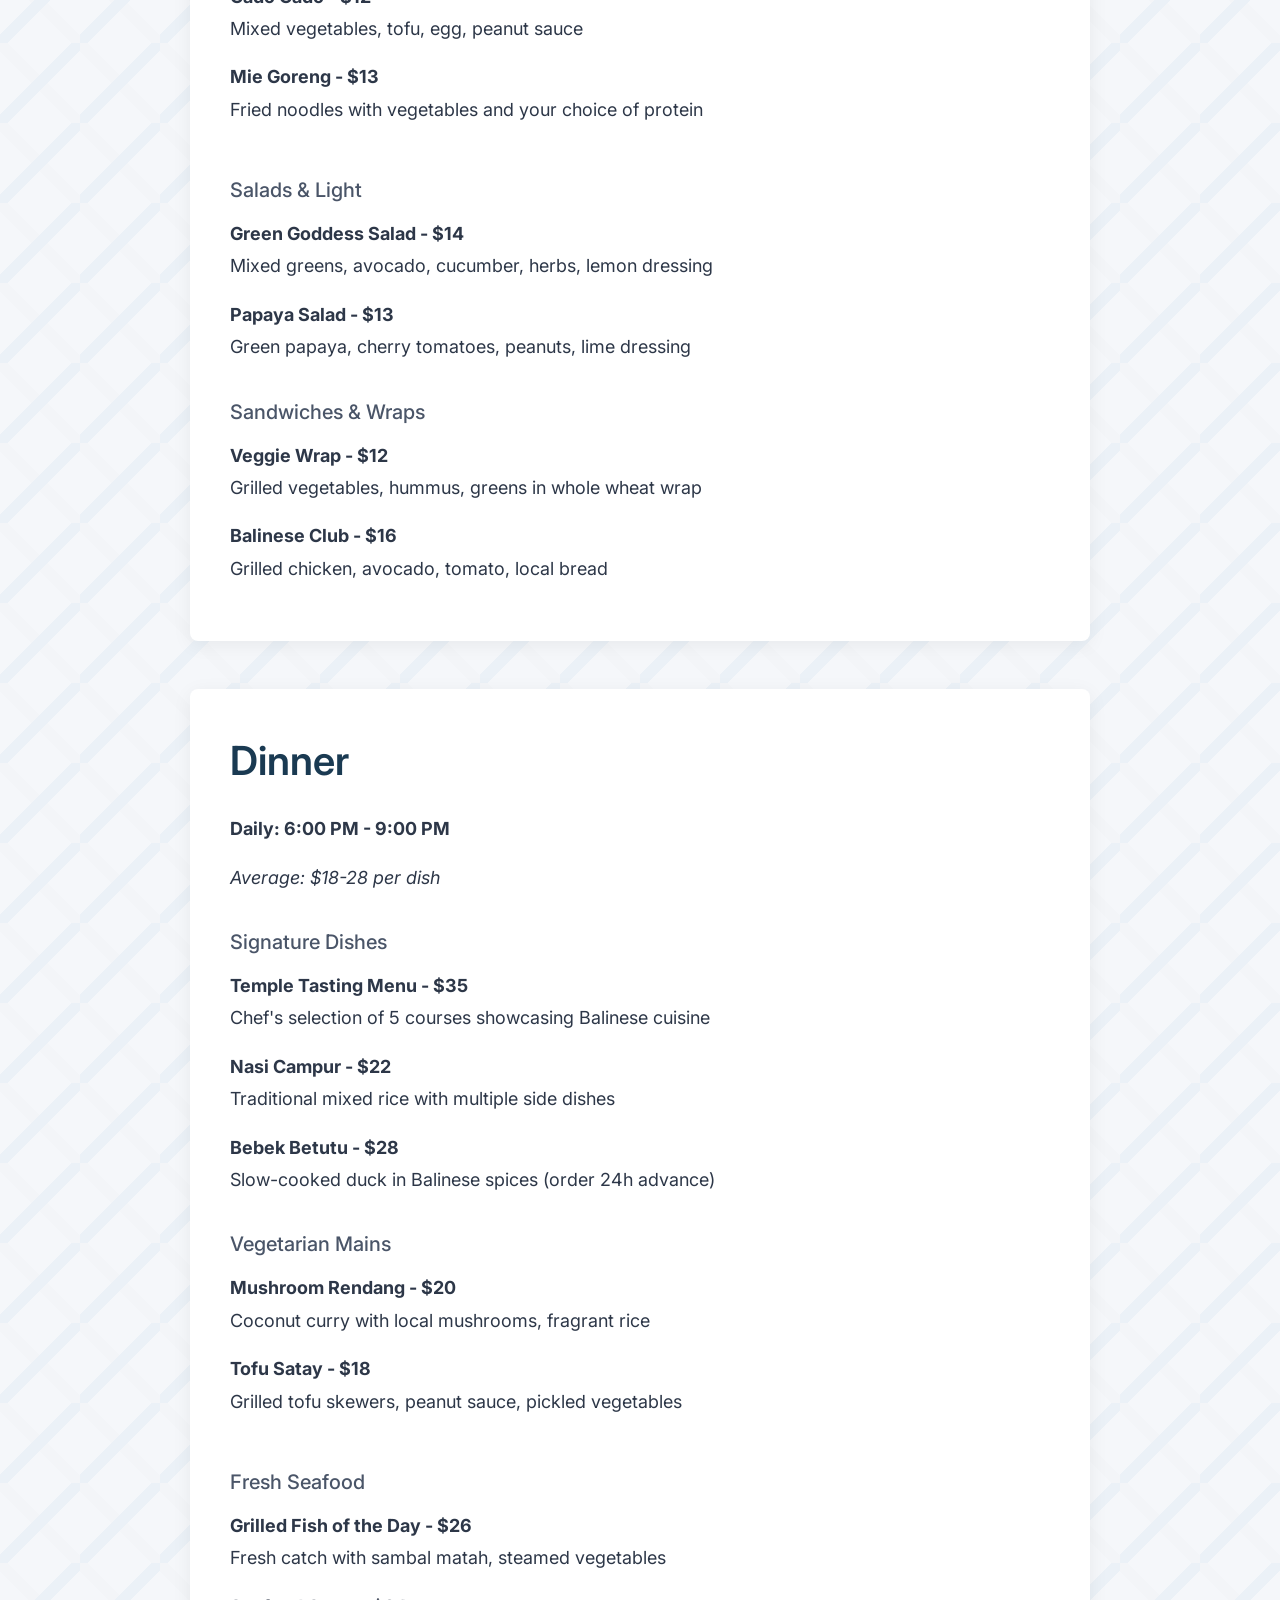
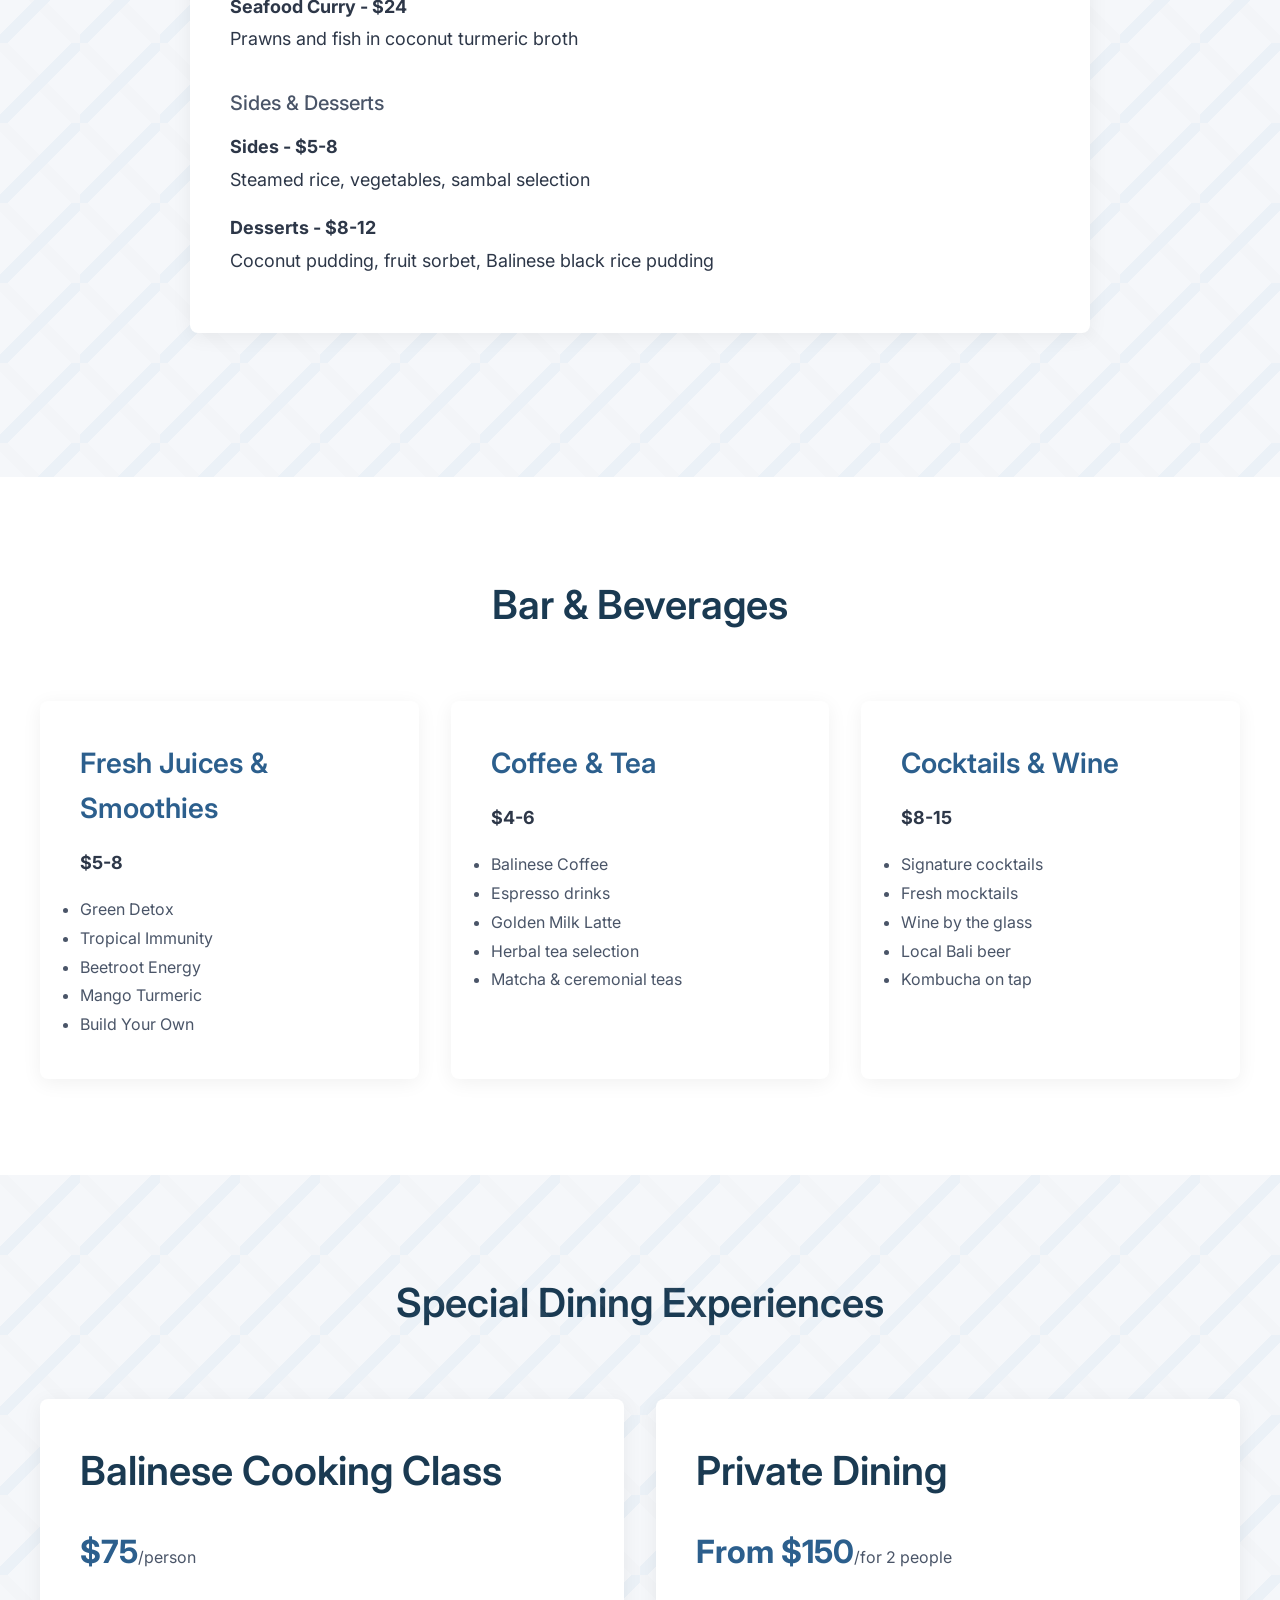
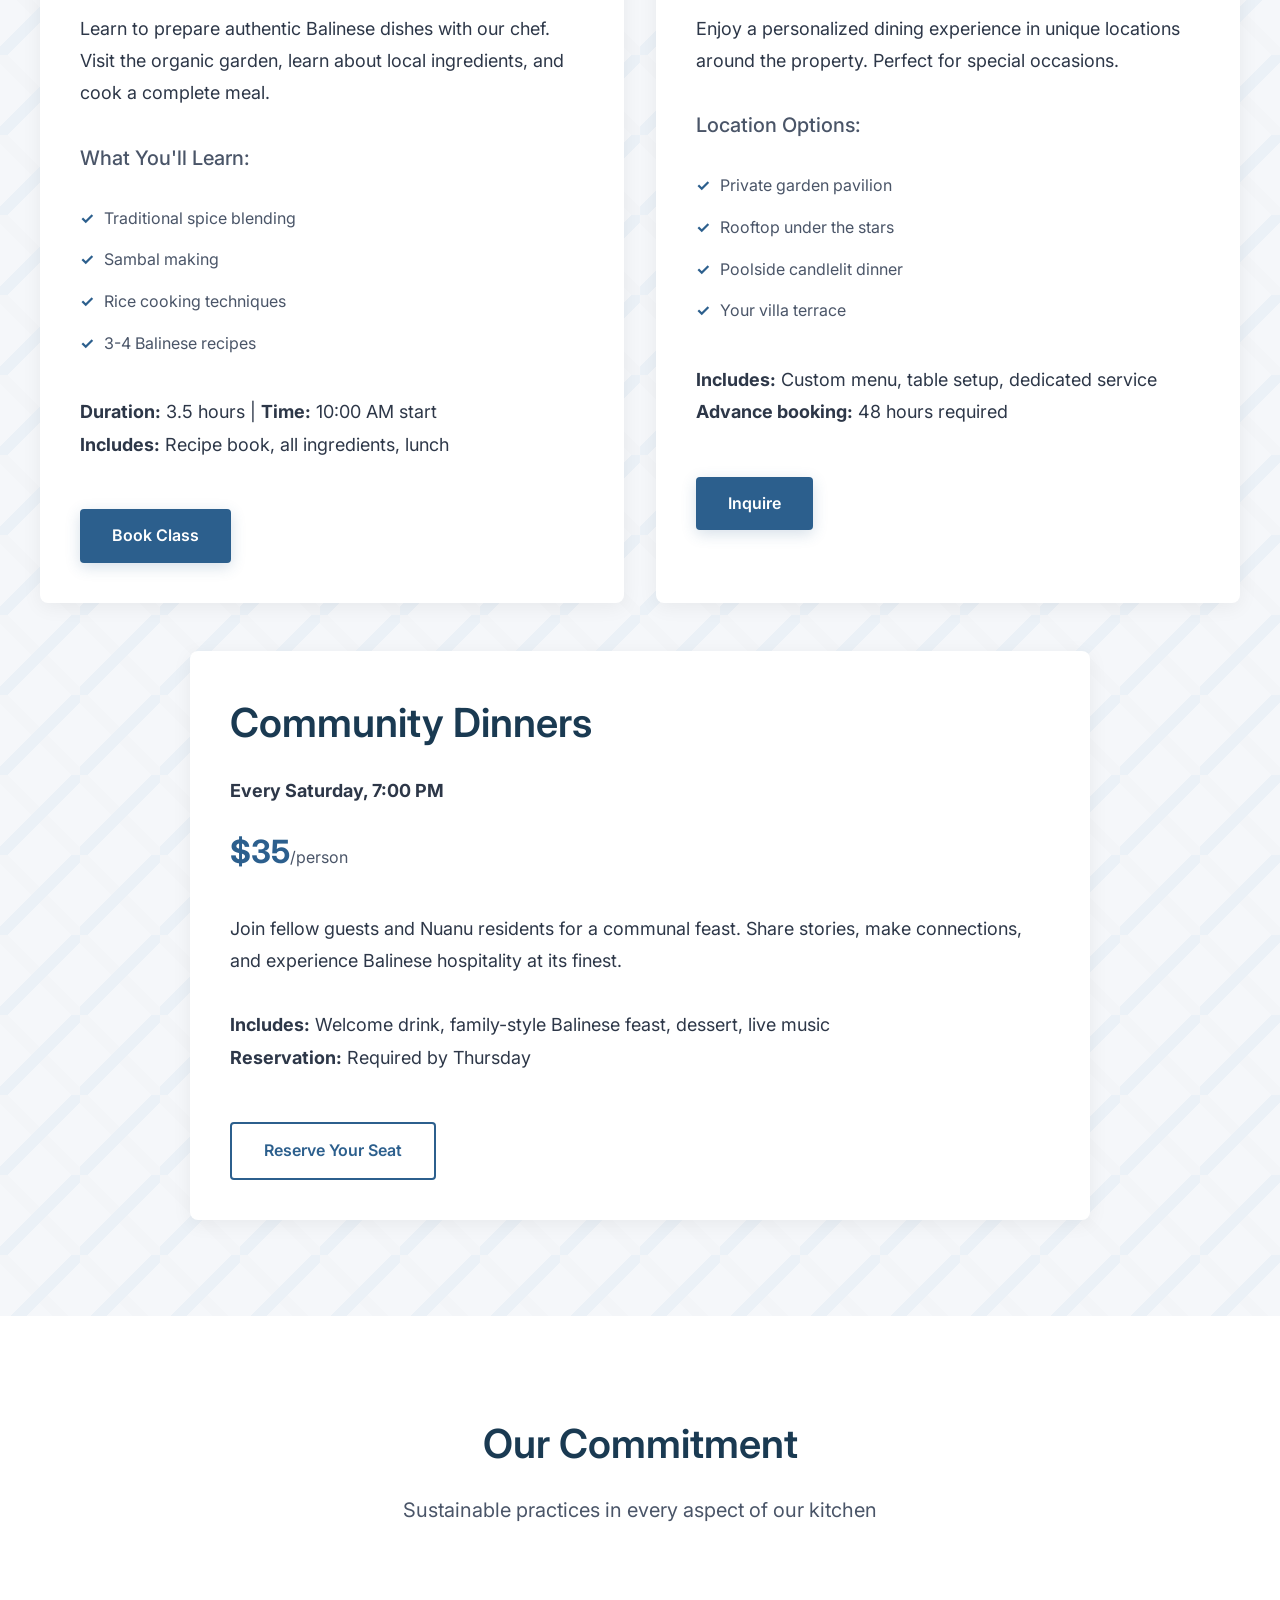
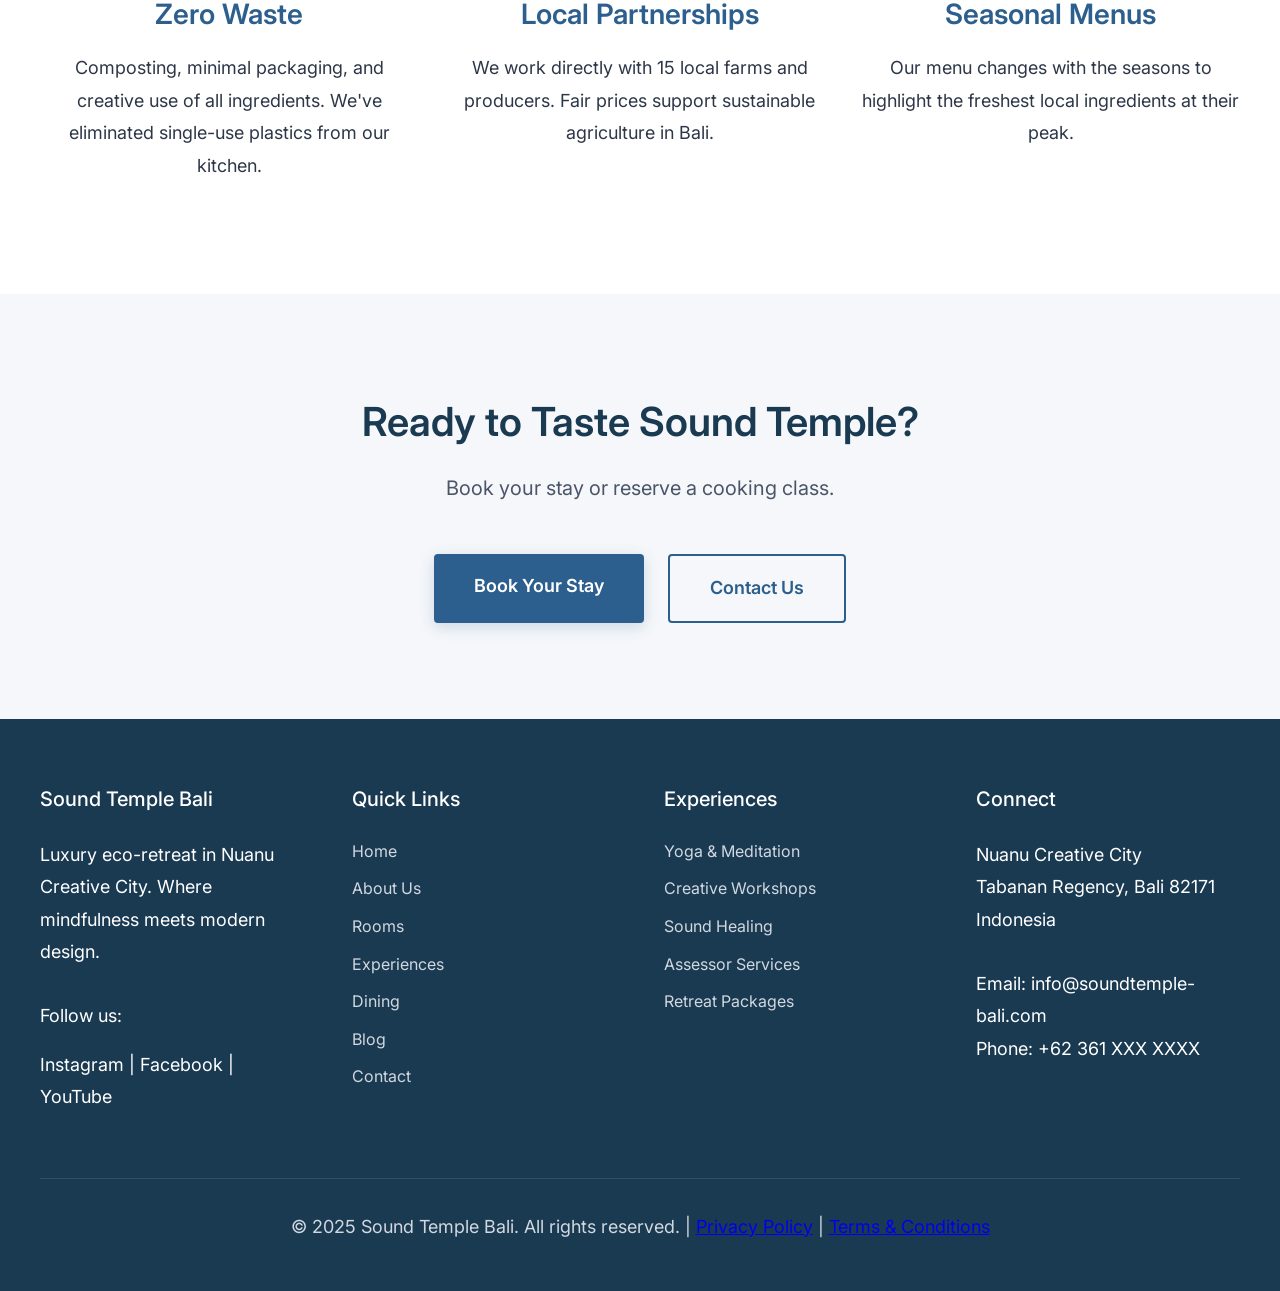
<file: dining.html>
<!DOCTYPE html>
<html lang="en">
<head>
    <meta charset="UTF-8">
    <meta name="viewport" content="width=device-width, initial-scale=1.0">
    <meta name="description" content="Experience Balinese cuisine with a modern twist at Sound Temple's restaurant. Organic, locally-sourced ingredients, plant-based options, and cooking classes.">
    <meta name="keywords" content="Bali organic restaurant, farm-to-table Nuanu, Balinese cuisine, vegan restaurant Bali, cooking class Bali">
    <meta property="og:title" content="Organic Farm-to-Table Restaurant | Temple Kitchen Nuanu Bali">
    <meta property="og:description" content="Farm-to-table dining experience celebrating Balinese flavors and global influences.">
    <title>Organic Farm-to-Table Restaurant | Temple Kitchen Nuanu Bali</title>
    <link rel="stylesheet" href="css/style.css">
    <link href="https://fonts.googleapis.com/css2?family=Inter:wght@400;500;600;700&display=swap" rel="stylesheet">
</head>
<body>
    <!-- Navigation -->
    <nav class="navbar">
        <div class="nav-container">
            <button class="mobile-menu-toggle" aria-label="Toggle mobile menu">
                <div class="hamburger">
                    <span></span>
                    <span></span>
                    <span></span>
                </div>
            </button>

            <a href="index.html" class="logo">
                <img src="images/logo.png" alt="Sound Temple Bali">
            </a>
            <ul class="nav-menu nav-left">
                <li><a href="index.html" class="nav-link">Home</a></li>
                <li><a href="about.html" class="nav-link">About Us</a></li>
                <li><a href="rooms.html" class="nav-link">Rooms</a></li>
            </ul>

            </a>

            <ul class="nav-menu nav-right">
                <li><a href="experiences.html" class="nav-link">Experiences</a></li>
                <li><a href="blog.html" class="nav-link">Blog</a></li>
                <li><a href="contact.html" class="nav-link">Contact</a></li>
            </ul>
        </div>
    </nav>

    <!-- Hero Section -->
    <section class="hero triangle-bg" style="min-height: 60vh;">
        <div class="triangle-accent triangle-accent-1"></div>
        <div class="hero-content">
            <h1>Nourish Your Body & Soul</h1>
            <p class="subheadline">Farm-to-table cuisine celebrating Balinese flavors and global influences.</p>
        </div>
    </section>

    <!-- Concept Section -->
    <section class="section bg-white">
        <div class="container">
            <div class="section-header">
                <h2 class="section-title">The Temple Kitchen</h2>
                <p class="section-subtitle">Where food becomes medicine and meals become rituals</p>
            </div>

            <div class="grid grid-3">
                <div class="card">
                    <h3>Local & Organic</h3>
                    <p class="card-text">We source ingredients from Bali's organic farms and sustainable fisheries. Every dish supports local producers and reduces our carbon footprint.</p>
                </div>

                <div class="card">
                    <h3>Plant-Forward Menu</h3>
                    <p class="card-text">Our menu emphasizes plant-based nutrition with creative vegetarian and vegan options. Sustainable seafood and ethically-raised meats available.</p>
                </div>

                <div class="card">
                    <h3>Dietary Accommodations</h3>
                    <p class="card-text">We happily accommodate all dietary needs: vegan, vegetarian, gluten-free, allergies, and cultural preferences. Just let us know.</p>
                </div>
            </div>
        </div>
    </section>

    <!-- Menu Section -->
    <section class="section bg-light triangle-bg">
        <div class="container">
            <div class="section-header">
                <h2 class="section-title">Dining Schedule & Menus</h2>
            </div>

            <!-- Breakfast -->
            <div class="card mb-3" style="max-width: 900px; margin-left: auto; margin-right: auto;">
                <h2>Breakfast</h2>
                <p><strong>Daily: 7:00 AM - 11:00 AM</strong></p>
                <p class="mt-1"><em>Complimentary for all guests</em></p>

                <div class="grid grid-2 mt-2">
                    <div>
                        <h4>Signature Bowls</h4>
                        <p><strong>Tropical Smoothie Bowl</strong><br>
                        Açaí, dragon fruit, banana, tropical fruits, granola, coconut</p>

                        <p class="mt-1"><strong>Nourish Bowl</strong><br>
                        Quinoa, avocado, poached egg, greens, tahini dressing</p>

                        <h4 class="mt-2">Balinese Classics</h4>
                        <p><strong>Nasi Goreng</strong><br>
                        Traditional fried rice with vegetables, egg, prawn crackers</p>

                        <p class="mt-1"><strong>Bubur Bali</strong><br>
                        Rice porridge with local spices, coconut, and condiments</p>
                    </div>

                    <div>
                        <h4>Western Favorites</h4>
                        <p><strong>Eggs Your Way</strong><br>
                        Scrambled, fried, or poached. Served with toast and greens</p>

                        <p class="mt-1"><strong>Pancakes</strong><br>
                        Fluffy banana pancakes with local honey and fruit</p>

                        <h4 class="mt-2">Fresh & Healthy</h4>
                        <p><strong>Fresh Fruit Plate</strong><br>
                        Seasonal tropical fruits from local farms</p>

                        <p class="mt-1"><strong>Beverages</strong><br>
                        Fresh juices, smoothies, Balinese coffee, herbal teas</p>
                    </div>
                </div>
            </div>

            <!-- Lunch -->
            <div class="card mb-3" style="max-width: 900px; margin-left: auto; margin-right: auto;">
                <h2>Lunch</h2>
                <p><strong>Daily: 12:00 PM - 3:00 PM</strong></p>
                <p class="mt-1"><em>Average: $12-18 per dish</em></p>

                <div class="grid grid-2 mt-2">
                    <div>
                        <h4>Buddha Bowls</h4>
                        <p><strong>Rainbow Bowl - $14</strong><br>
                        Mixed greens, roasted vegetables, hummus, tahini, seeds</p>

                        <p class="mt-1"><strong>Tempeh Power Bowl - $15</strong><br>
                        Marinated tempeh, brown rice, vegetables, peanut sauce</p>

                        <h4 class="mt-2">Indonesian Favorites</h4>
                        <p><strong>Gado Gado - $12</strong><br>
                        Mixed vegetables, tofu, egg, peanut sauce</p>

                        <p class="mt-1"><strong>Mie Goreng - $13</strong><br>
                        Fried noodles with vegetables and your choice of protein</p>
                    </div>

                    <div>
                        <h4>Salads & Light</h4>
                        <p><strong>Green Goddess Salad - $14</strong><br>
                        Mixed greens, avocado, cucumber, herbs, lemon dressing</p>

                        <p class="mt-1"><strong>Papaya Salad - $13</strong><br>
                        Green papaya, cherry tomatoes, peanuts, lime dressing</p>

                        <h4 class="mt-2">Sandwiches & Wraps</h4>
                        <p><strong>Veggie Wrap - $12</strong><br>
                        Grilled vegetables, hummus, greens in whole wheat wrap</p>

                        <p class="mt-1"><strong>Balinese Club - $16</strong><br>
                        Grilled chicken, avocado, tomato, local bread</p>
                    </div>
                </div>
            </div>

            <!-- Dinner -->
            <div class="card mb-3" style="max-width: 900px; margin-left: auto; margin-right: auto;">
                <h2>Dinner</h2>
                <p><strong>Daily: 6:00 PM - 9:00 PM</strong></p>
                <p class="mt-1"><em>Average: $18-28 per dish</em></p>

                <div class="grid grid-2 mt-2">
                    <div>
                        <h4>Signature Dishes</h4>
                        <p><strong>Temple Tasting Menu - $35</strong><br>
                        Chef's selection of 5 courses showcasing Balinese cuisine</p>

                        <p class="mt-1"><strong>Nasi Campur - $22</strong><br>
                        Traditional mixed rice with multiple side dishes</p>

                        <p class="mt-1"><strong>Bebek Betutu - $28</strong><br>
                        Slow-cooked duck in Balinese spices (order 24h advance)</p>

                        <h4 class="mt-2">Vegetarian Mains</h4>
                        <p><strong>Mushroom Rendang - $20</strong><br>
                        Coconut curry with local mushrooms, fragrant rice</p>

                        <p class="mt-1"><strong>Tofu Satay - $18</strong><br>
                        Grilled tofu skewers, peanut sauce, pickled vegetables</p>
                    </div>

                    <div>
                        <h4>Fresh Seafood</h4>
                        <p><strong>Grilled Fish of the Day - $26</strong><br>
                        Fresh catch with sambal matah, steamed vegetables</p>

                        <p class="mt-1"><strong>Seafood Curry - $24</strong><br>
                        Prawns and fish in coconut turmeric broth</p>

                        <h4 class="mt-2">Sides & Desserts</h4>
                        <p><strong>Sides - $5-8</strong><br>
                        Steamed rice, vegetables, sambal selection</p>

                        <p class="mt-1"><strong>Desserts - $8-12</strong><br>
                        Coconut pudding, fruit sorbet, Balinese black rice pudding</p>
                    </div>
                </div>
            </div>
        </div>
    </section>

    <!-- Beverages Section -->
    <section class="section bg-white">
        <div class="container">
            <div class="section-header">
                <h2 class="section-title">Bar & Beverages</h2>
            </div>

            <div class="grid grid-3">
                <div class="card">
                    <h3>Fresh Juices & Smoothies</h3>
                    <p><strong>$5-8</strong></p>
                    <ul class="card-text">
                        <li>Green Detox</li>
                        <li>Tropical Immunity</li>
                        <li>Beetroot Energy</li>
                        <li>Mango Turmeric</li>
                        <li>Build Your Own</li>
                    </ul>
                </div>

                <div class="card">
                    <h3>Coffee & Tea</h3>
                    <p><strong>$4-6</strong></p>
                    <ul class="card-text">
                        <li>Balinese Coffee</li>
                        <li>Espresso drinks</li>
                        <li>Golden Milk Latte</li>
                        <li>Herbal tea selection</li>
                        <li>Matcha & ceremonial teas</li>
                    </ul>
                </div>

                <div class="card">
                    <h3>Cocktails & Wine</h3>
                    <p><strong>$8-15</strong></p>
                    <ul class="card-text">
                        <li>Signature cocktails</li>
                        <li>Fresh mocktails</li>
                        <li>Wine by the glass</li>
                        <li>Local Bali beer</li>
                        <li>Kombucha on tap</li>
                    </ul>
                </div>
            </div>
        </div>
    </section>

    <!-- Special Experiences Section -->
    <section class="section bg-light triangle-bg">
        <div class="container">
            <div class="section-header">
                <h2 class="section-title">Special Dining Experiences</h2>
            </div>

            <div class="grid grid-2">
                <div class="card">
                    <h2>Balinese Cooking Class</h2>
                    <p class="price">$75<span class="price-period">/person</span></p>
                    <p class="mt-2">Learn to prepare authentic Balinese dishes with our chef. Visit the organic garden, learn about local ingredients, and cook a complete meal.</p>

                    <h4 class="mt-2">What You'll Learn:</h4>
                    <ul class="room-features">
                        <li>Traditional spice blending</li>
                        <li>Sambal making</li>
                        <li>Rice cooking techniques</li>
                        <li>3-4 Balinese recipes</li>
                    </ul>

                    <p class="mt-2"><strong>Duration:</strong> 3.5 hours | <strong>Time:</strong> 10:00 AM start<br>
                    <strong>Includes:</strong> Recipe book, all ingredients, lunch</p>

                    <a href="contact.html" class="btn btn-primary mt-2">Book Class</a>
                </div>

                <div class="card">
                    <h2>Private Dining</h2>
                    <p class="price">From $150<span class="price-period">/for 2 people</span></p>
                    <p class="mt-2">Enjoy a personalized dining experience in unique locations around the property. Perfect for special occasions.</p>

                    <h4 class="mt-2">Location Options:</h4>
                    <ul class="room-features">
                        <li>Private garden pavilion</li>
                        <li>Rooftop under the stars</li>
                        <li>Poolside candlelit dinner</li>
                        <li>Your villa terrace</li>
                    </ul>

                    <p class="mt-2"><strong>Includes:</strong> Custom menu, table setup, dedicated service<br>
                    <strong>Advance booking:</strong> 48 hours required</p>

                    <a href="contact.html" class="btn btn-primary mt-2">Inquire</a>
                </div>
            </div>

            <!-- Community Dinners -->
            <div class="card mt-3" style="max-width: 900px; margin-left: auto; margin-right: auto;">
                <h2>Community Dinners</h2>
                <p><strong>Every Saturday, 7:00 PM</strong></p>
                <p class="price mt-1">$35<span class="price-period">/person</span></p>

                <p class="mt-2">Join fellow guests and Nuanu residents for a communal feast. Share stories, make connections, and experience Balinese hospitality at its finest.</p>

                <p class="mt-2"><strong>Includes:</strong> Welcome drink, family-style Balinese feast, dessert, live music<br>
                <strong>Reservation:</strong> Required by Thursday</p>

                <a href="contact.html" class="btn btn-secondary mt-2">Reserve Your Seat</a>
            </div>
        </div>
    </section>

    <!-- Sustainability Section -->
    <section class="section bg-white">
        <div class="container">
            <div class="section-header">
                <h2 class="section-title">Our Commitment</h2>
                <p class="section-subtitle">Sustainable practices in every aspect of our kitchen</p>
            </div>

            <div class="grid grid-3">
                <div class="text-center">
                    <h3>Zero Waste</h3>
                    <p>Composting, minimal packaging, and creative use of all ingredients. We've eliminated single-use plastics from our kitchen.</p>
                </div>

                <div class="text-center">
                    <h3>Local Partnerships</h3>
                    <p>We work directly with 15 local farms and producers. Fair prices support sustainable agriculture in Bali.</p>
                </div>

                <div class="text-center">
                    <h3>Seasonal Menus</h3>
                    <p>Our menu changes with the seasons to highlight the freshest local ingredients at their peak.</p>
                </div>
            </div>
        </div>
    </section>

    <!-- CTA Section -->
    <section class="section bg-light">
        <div class="container text-center">
            <h2 class="section-title">Ready to Taste Sound Temple?</h2>
            <p class="section-subtitle mb-3">
                Book your stay or reserve a cooking class.
            </p>
            <div style="display: flex; gap: 1.5rem; justify-content: center;">
                <a href="rooms.html" class="btn btn-primary btn-large">Book Your Stay</a>
                <a href="contact.html" class="btn btn-secondary btn-large">Contact Us</a>
            </div>
        </div>
    </section>

    <!-- Footer -->
    <footer class="footer">
        <div class="footer-content">
            <div class="footer-section">
                <h4>Sound Temple Bali</h4>
                <p>Luxury eco-retreat in Nuanu Creative City. Where mindfulness meets modern design.</p>
                <div class="mt-2">
                    <p>Follow us:</p>
                    <p>Instagram | Facebook | YouTube</p>
                </div>
            </div>

            <div class="footer-section">
                <h4>Quick Links</h4>
                <ul class="footer-links">
                    <li><a href="index.html">Home</a></li>
                    <li><a href="about.html">About Us</a></li>
                    <li><a href="rooms.html">Rooms</a></li>
                    <li><a href="experiences.html">Experiences</a></li>
                    <li><a href="dining.html">Dining</a></li>
                    <li><a href="blog.html">Blog</a></li>
                    <li><a href="contact.html">Contact</a></li>
                </ul>
            </div>

            <div class="footer-section">
                <h4>Experiences</h4>
                <ul class="footer-links">
                    <li><a href="experiences.html#yoga">Yoga & Meditation</a></li>
                    <li><a href="experiences.html#creative">Creative Workshops</a></li>
                    <li><a href="experiences.html#sound">Sound Healing</a></li>
                    <li><a href="experiences.html#assessor">Assessor Services</a></li>
                    <li><a href="experiences.html#packages">Retreat Packages</a></li>
                </ul>
            </div>

            <div class="footer-section">
                <h4>Connect</h4>
                <p>Nuanu Creative City<br>
                Tabanan Regency, Bali 82171<br>
                Indonesia</p>
                <p class="mt-2">
                    Email: info@soundtemple-bali.com<br>
                    Phone: +62 361 XXX XXXX
                </p>
            </div>
        </div>

        <div class="footer-bottom">
            <p>&copy; 2025 Sound Temple Bali. All rights reserved. | <a href="#">Privacy Policy</a> | <a href="#">Terms & Conditions</a></p>
        </div>
    </footer>

    <script src="js/main.js"></script>
</body>
</html>
</file>
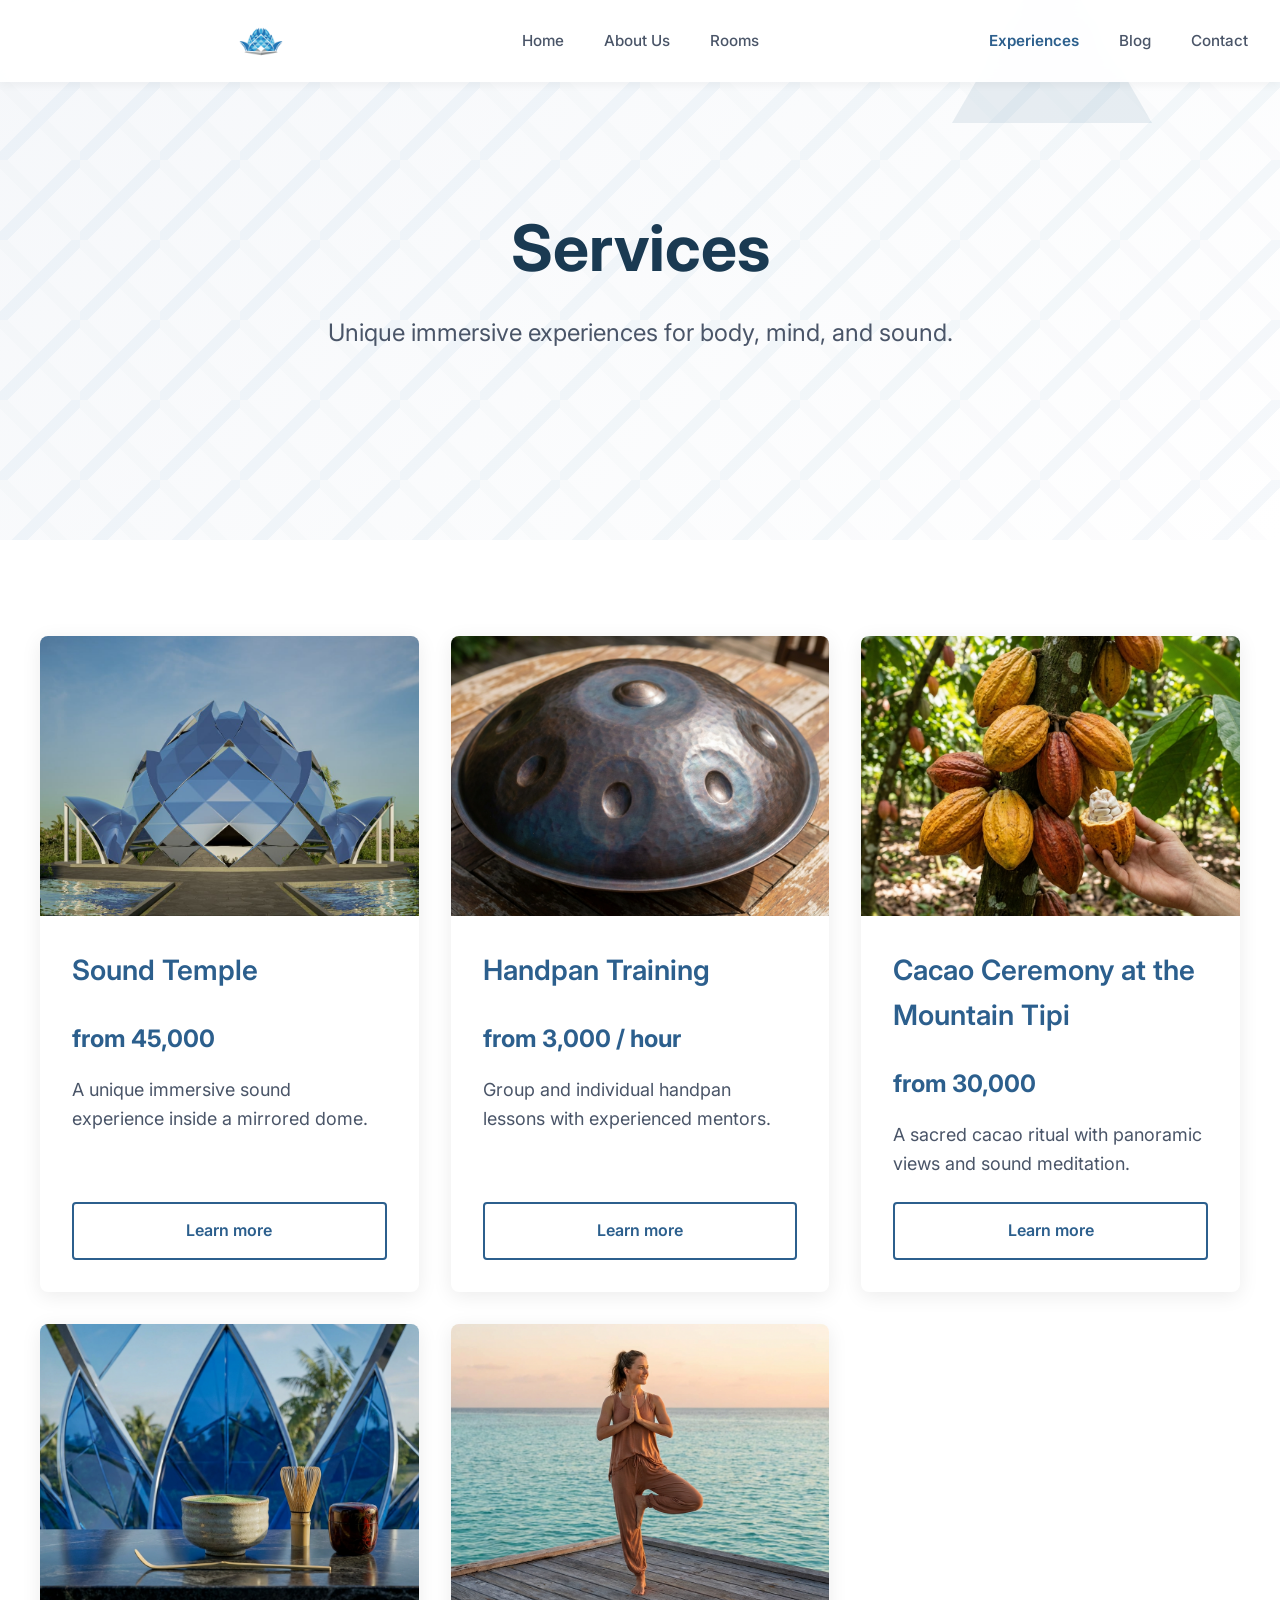
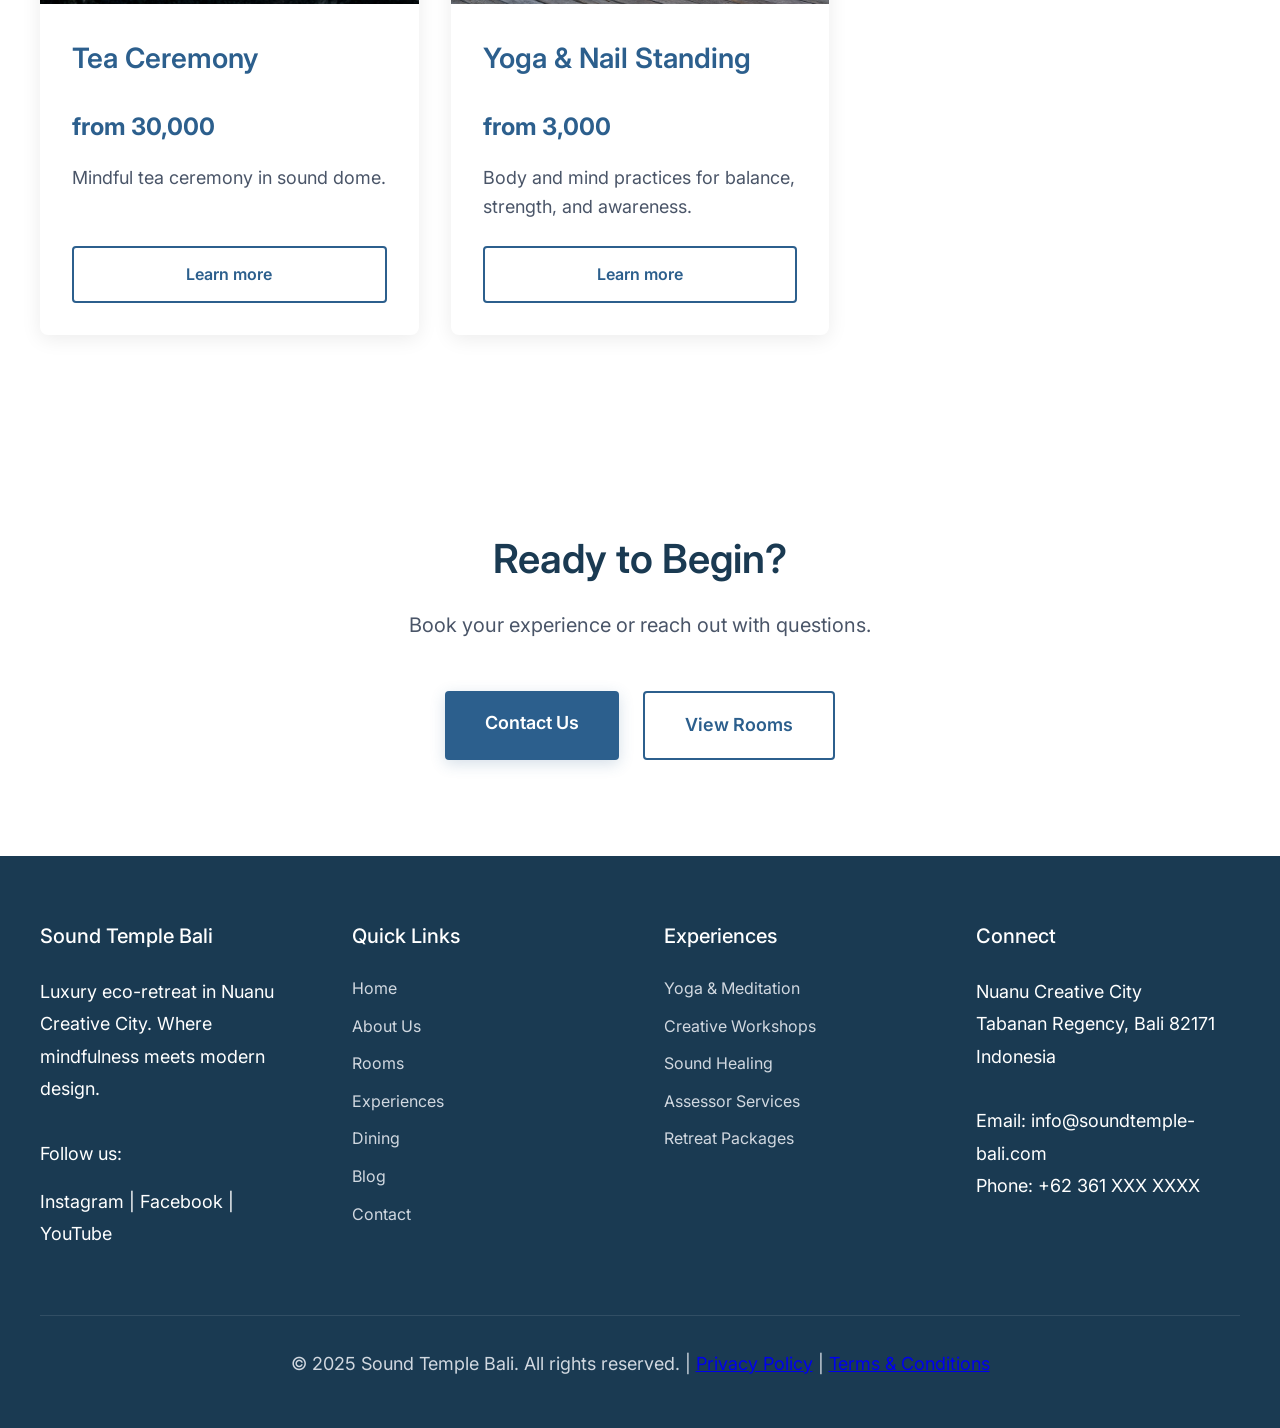
<file: experiences.html>
<!DOCTYPE html>
<html lang="en">
<head>
    <meta charset="UTF-8">
    <meta name="viewport" content="width=device-width, initial-scale=1.0">
    <meta name="description" content="Yoga, meditation, art workshops, sound healing, and assessor coaching at Sound Temple Nuanu. Book transformative experiences in Bali's creative sanctuary.">
    <meta name="keywords" content="Bali yoga retreat, sound healing Bali, creative workshops, wellness experiences Nuanu, Bali retreat packages">
    <meta property="og:title" content="Wellness Experiences & Creative Retreats | Sound Temple Bali">
    <meta property="og:description" content="Transformative wellness and creative experiences in Nuanu Creative City, Bali.">
    <title>Wellness Experiences & Creative Retreats | Sound Temple Bali</title>
    <link rel="stylesheet" href="css/style.css">
    <link href="https://fonts.googleapis.com/css2?family=Inter:wght@400;500;600;700&display=swap" rel="stylesheet">
</head>
<body>
    <!-- Navigation -->
    <nav class="navbar">
        <div class="nav-container">
            <button class="mobile-menu-toggle" aria-label="Toggle mobile menu">
                <div class="hamburger">
                    <span></span>
                    <span></span>
                    <span></span>
                </div>
            </button>

            <a href="index.html" class="logo">
                <img src="images/logo.png" alt="Sound Temple Bali">
            </a>
            <ul class="nav-menu nav-left">
                <li><a href="index.html" class="nav-link">Home</a></li>
                <li><a href="about.html" class="nav-link">About Us</a></li>
                <li><a href="rooms.html" class="nav-link">Rooms</a></li>
            </ul>

            </a>

            <ul class="nav-menu nav-right">
                <li><a href="experiences.html" class="nav-link">Experiences</a></li>
                <li><a href="blog.html" class="nav-link">Blog</a></li>
                <li><a href="contact.html" class="nav-link">Contact</a></li>
            </ul>
        </div>
    </nav>

    <!-- Hero Section -->
    <section class="hero triangle-bg" style="min-height: 60vh;">
        <div class="triangle-accent triangle-accent-1"></div>
        <div class="hero-content">
            <h1>Services</h1>
            <p class="subheadline">Unique immersive experiences for body, mind, and sound.</p>
        </div>
    </section>

    <!-- Services Overview Section -->
    <section class="section bg-white">
        <div class="container">
            <div class="grid grid-3">
                <!-- Sound Temple -->
                <div class="service-card">
                    <div class="service-image">
                        <img src="images/services/sound-temple.jpg" alt="Sound Temple mirrored dome">
                    </div>
                    <div class="service-content">
                        <h3>Sound Temple</h3>
                        <p class="service-price">from 45,000</p>
                        <p class="service-description">A unique immersive sound experience inside a mirrored dome.</p>
                        <a href="sound-temple.html" class="btn btn-secondary">Learn more</a>
                    </div>
                </div>

                <!-- Handpan Training -->
                <div class="service-card">
                    <div class="service-image">
                        <img src="images/services/handpan.jpg" alt="Handpan training">
                    </div>
                    <div class="service-content">
                        <h3>Handpan Training</h3>
                        <p class="service-price">from 3,000 / hour</p>
                        <p class="service-description">Group and individual handpan lessons with experienced mentors.</p>
                        <a href="handpan.html" class="btn btn-secondary">Learn more</a>
                    </div>
                </div>

                <!-- Cacao Ceremony -->
                <div class="service-card">
                    <div class="service-image">
                        <img src="images/services/cacao-ceremony.jpg" alt="Cacao ceremony at mountain tipi">
                    </div>
                    <div class="service-content">
                        <h3>Cacao Ceremony at the Mountain Tipi</h3>
                        <p class="service-price">from 30,000</p>
                        <p class="service-description">A sacred cacao ritual with panoramic views and sound meditation.</p>
                        <a href="cacao-ceremony.html" class="btn btn-secondary">Learn more</a>
                    </div>
                </div>

                <!-- Tea Ceremony -->
                <div class="service-card">
                    <div class="service-image">
                        <img src="images/services/tea-ceremony.jpg" alt="Tea ceremony in sound dome">
                    </div>
                    <div class="service-content">
                        <h3>Tea Ceremony</h3>
                        <p class="service-price">from 30,000</p>
                        <p class="service-description">Mindful tea ceremony in sound dome.</p>
                        <a href="tea-ceremony.html" class="btn btn-secondary">Learn more</a>
                    </div>
                </div>

                <!-- Yoga & Nail Standing -->
                <div class="service-card">
                    <div class="service-image">
                        <img src="images/services/yoga-nail.jpg" alt="Yoga and nail standing practice">
                    </div>
                    <div class="service-content">
                        <h3>Yoga & Nail Standing</h3>
                        <p class="service-price">from 3,000</p>
                        <p class="service-description">Body and mind practices for balance, strength, and awareness.</p>
                        <a href="yoga-nail.html" class="btn btn-secondary">Learn more</a>
                    </div>
                </div>
            </div>
        </div>
    </section>

    <!-- CTA Section -->
    <section class="section bg-white">
        <div class="container text-center">
            <h2 class="section-title">Ready to Begin?</h2>
            <p class="section-subtitle mb-3">
                Book your experience or reach out with questions.
            </p>
            <div style="display: flex; gap: 1.5rem; justify-content: center;">
                <a href="contact.html" class="btn btn-primary btn-large">Contact Us</a>
                <a href="rooms.html" class="btn btn-secondary btn-large">View Rooms</a>
            </div>
        </div>
    </section>

    <!-- Footer -->
    <footer class="footer">
        <div class="footer-content">
            <div class="footer-section">
                <h4>Sound Temple Bali</h4>
                <p>Luxury eco-retreat in Nuanu Creative City. Where mindfulness meets modern design.</p>
                <div class="mt-2">
                    <p>Follow us:</p>
                    <p>Instagram | Facebook | YouTube</p>
                </div>
            </div>

            <div class="footer-section">
                <h4>Quick Links</h4>
                <ul class="footer-links">
                    <li><a href="index.html">Home</a></li>
                    <li><a href="about.html">About Us</a></li>
                    <li><a href="rooms.html">Rooms</a></li>
                    <li><a href="experiences.html">Experiences</a></li>
                    <li><a href="dining.html">Dining</a></li>
                    <li><a href="blog.html">Blog</a></li>
                    <li><a href="contact.html">Contact</a></li>
                </ul>
            </div>

            <div class="footer-section">
                <h4>Experiences</h4>
                <ul class="footer-links">
                    <li><a href="experiences.html#yoga">Yoga & Meditation</a></li>
                    <li><a href="experiences.html#creative">Creative Workshops</a></li>
                    <li><a href="experiences.html#sound">Sound Healing</a></li>
                    <li><a href="experiences.html#assessor">Assessor Services</a></li>
                    <li><a href="experiences.html#packages">Retreat Packages</a></li>
                </ul>
            </div>

            <div class="footer-section">
                <h4>Connect</h4>
                <p>Nuanu Creative City<br>
                Tabanan Regency, Bali 82171<br>
                Indonesia</p>
                <p class="mt-2">
                    Email: info@soundtemple-bali.com<br>
                    Phone: +62 361 XXX XXXX
                </p>
            </div>
        </div>

        <div class="footer-bottom">
            <p>&copy; 2025 Sound Temple Bali. All rights reserved. | <a href="#">Privacy Policy</a> | <a href="#">Terms & Conditions</a></p>
        </div>
    </footer>

    <script src="js/main.js"></script>
</body>
</html>
</file>
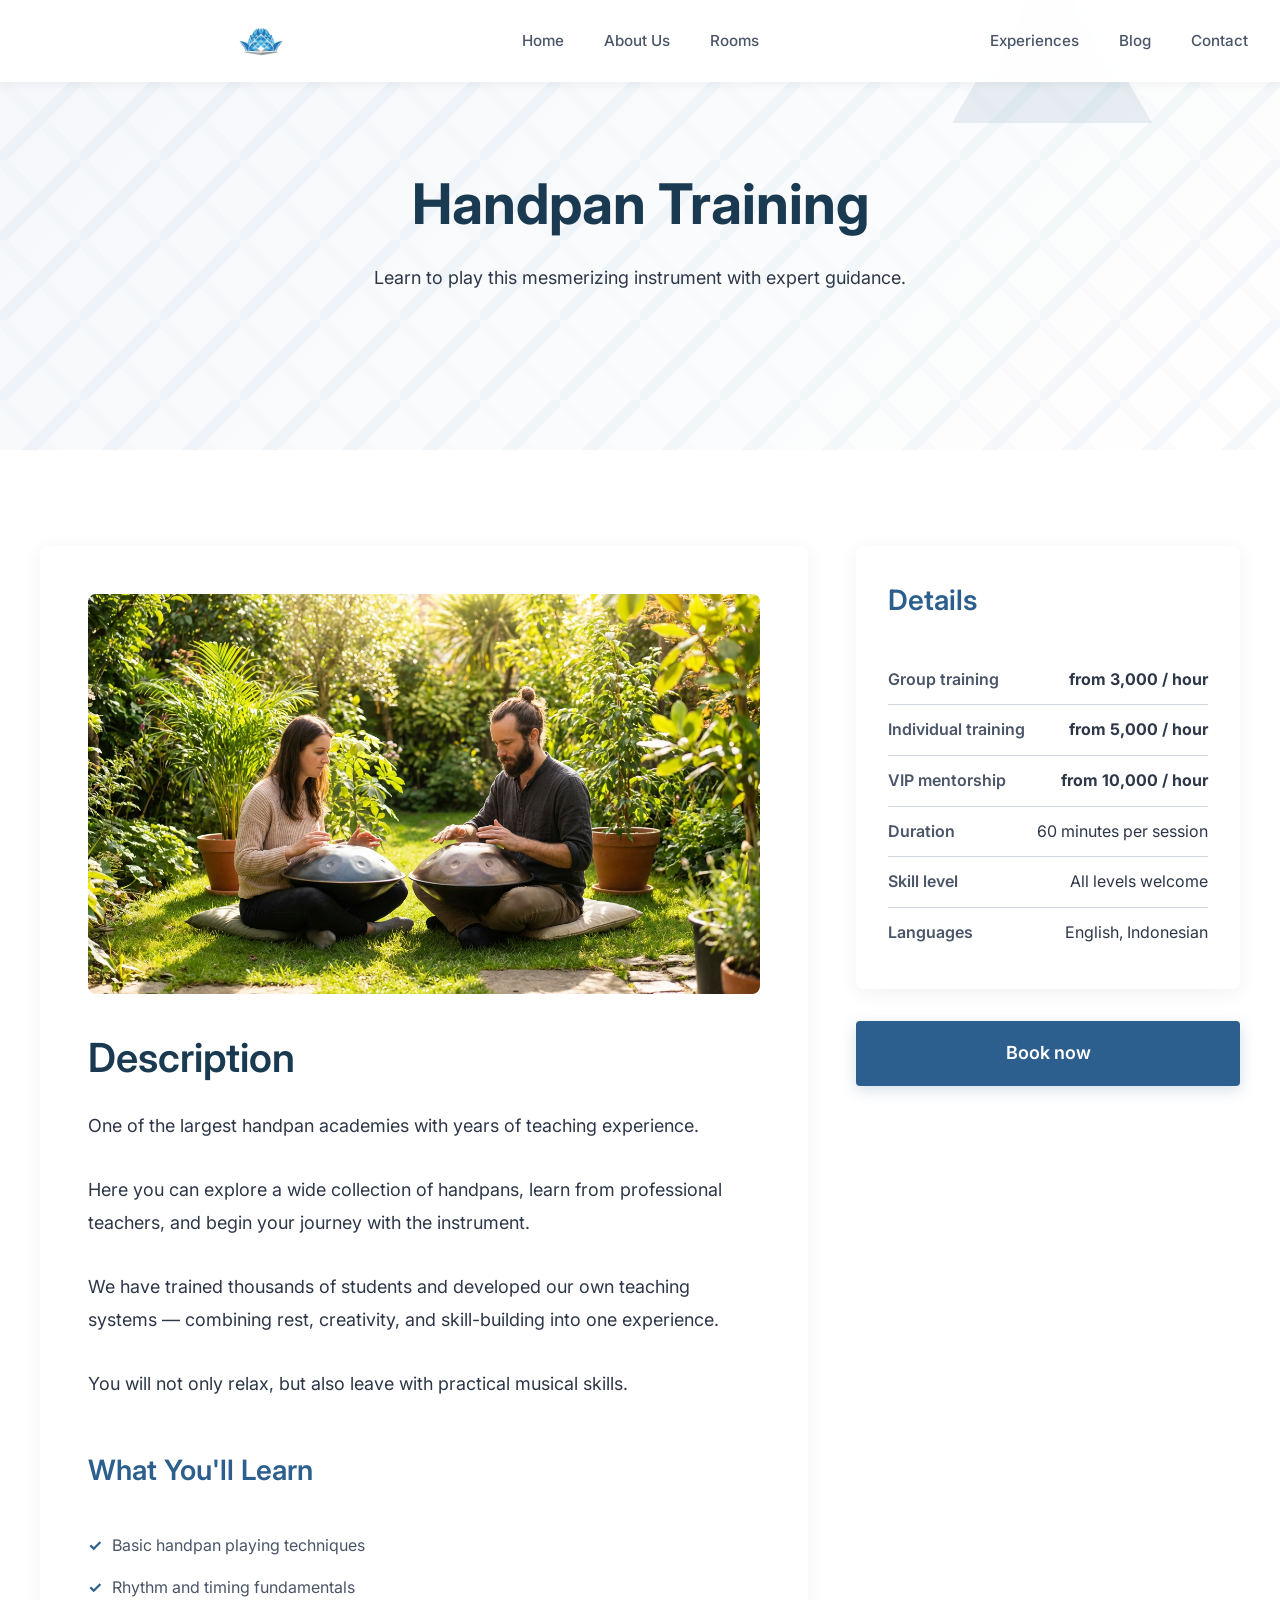
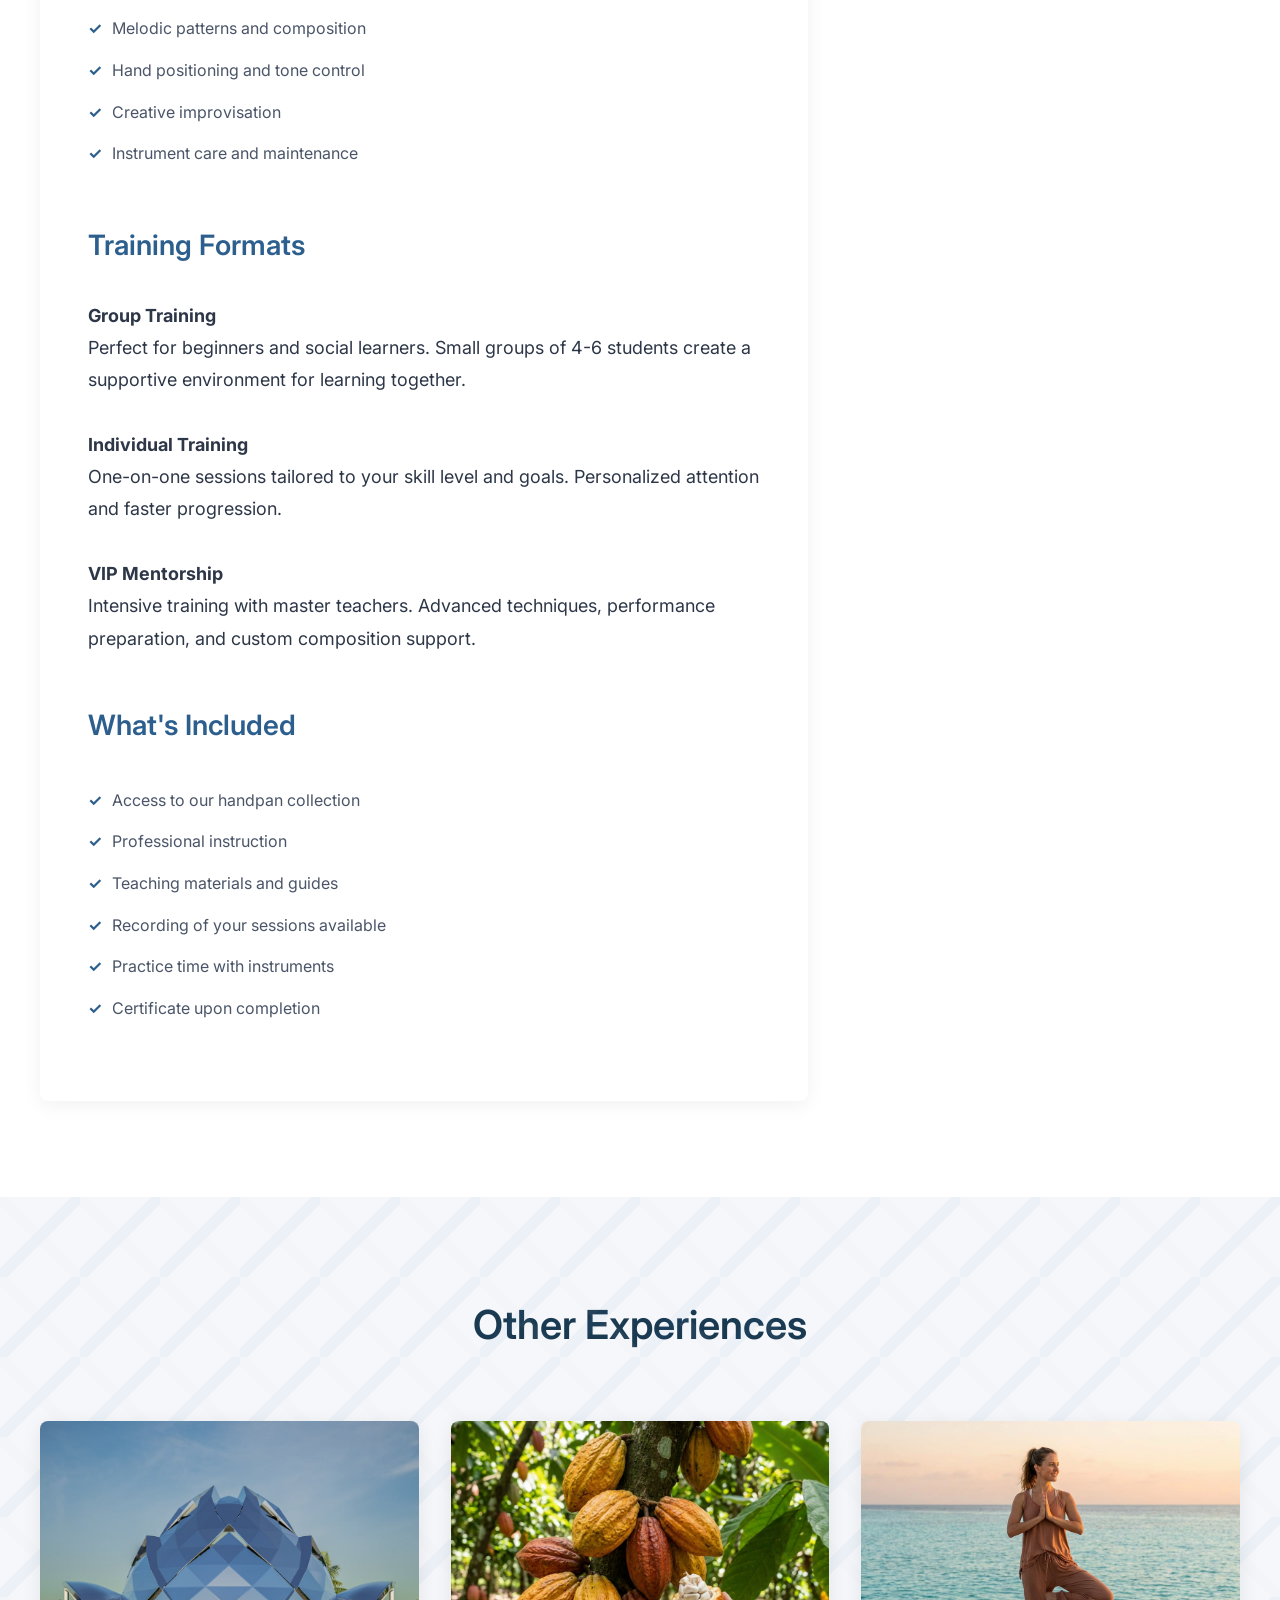
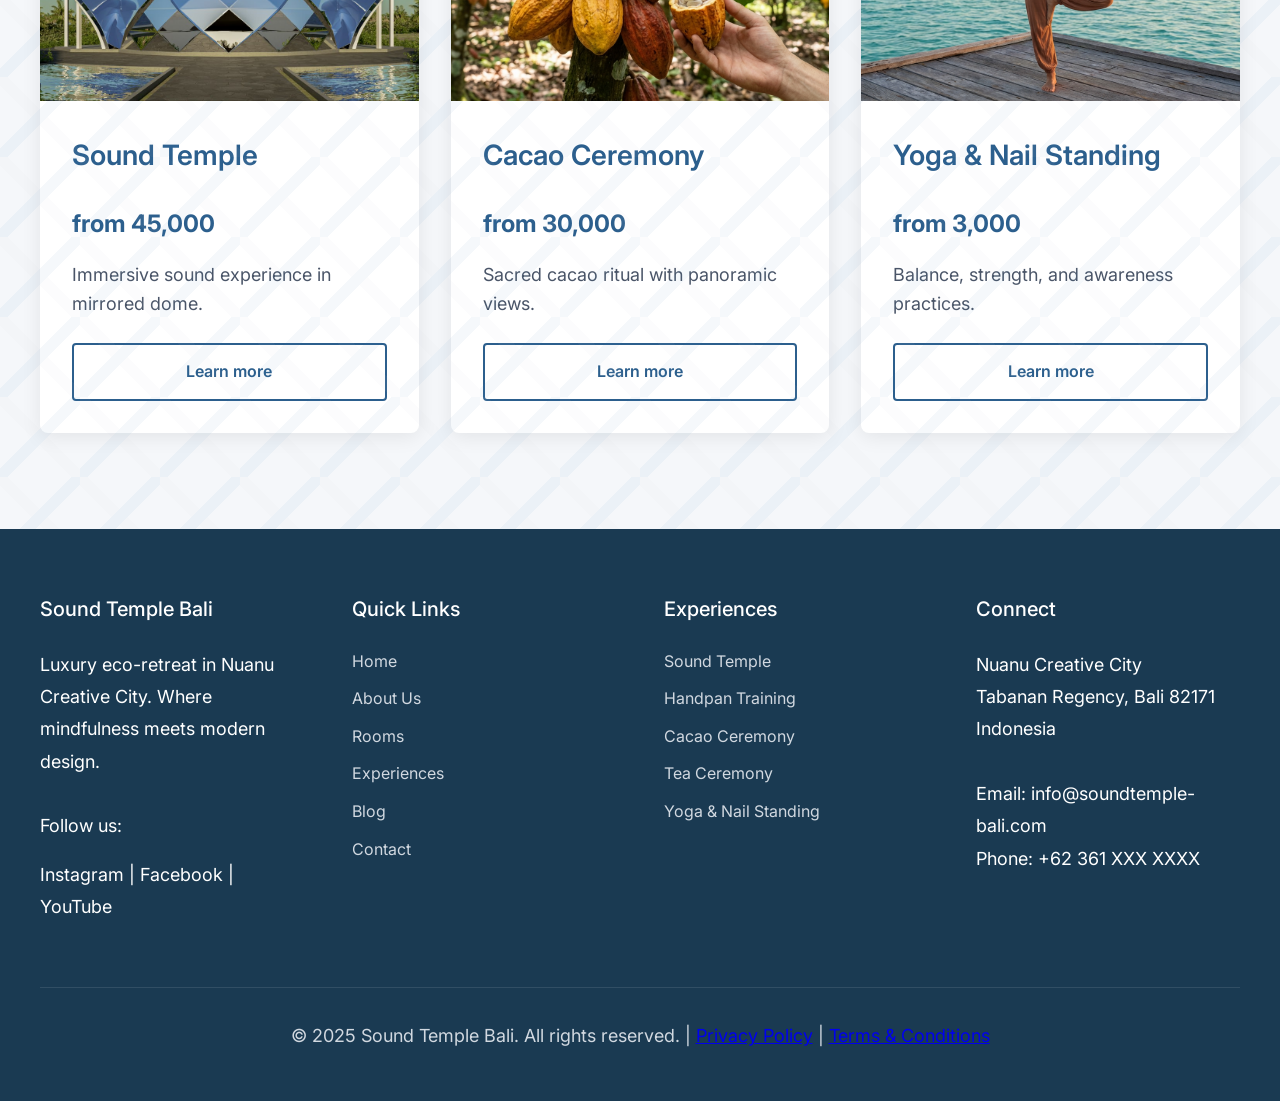
<file: handpan.html>
<!DOCTYPE html>
<html lang="en">
<head>
    <meta charset="UTF-8">
    <meta name="viewport" content="width=device-width, initial-scale=1.0">
    <meta name="description" content="Handpan Training - Group and individual handpan lessons with experienced mentors at Sound Temple Bali.">
    <meta name="keywords" content="handpan training, handpan lessons Bali, learn handpan, music lessons Bali">
    <title>Handpan Training | Sound Temple Bali</title>
    <link rel="stylesheet" href="css/style.css">
    <link href="https://fonts.googleapis.com/css2?family=Inter:wght@400;500;600;700&display=swap" rel="stylesheet">
</head>
<body>
    <!-- Navigation -->
    <nav class="navbar">
        <div class="nav-container">
            <button class="mobile-menu-toggle" aria-label="Toggle mobile menu">
                <div class="hamburger">
                    <span></span>
                    <span></span>
                    <span></span>
                </div>
            </button>

            <a href="index.html" class="logo">
                <img src="images/logo.png" alt="Sound Temple Bali">
            </a>
            <ul class="nav-menu nav-left">
                <li><a href="index.html" class="nav-link">Home</a></li>
                <li><a href="about.html" class="nav-link">About Us</a></li>
                <li><a href="rooms.html" class="nav-link">Rooms</a></li>
            </ul>

            </a>

            <ul class="nav-menu nav-right">
                <li><a href="experiences.html" class="nav-link">Experiences</a></li>
                <li><a href="blog.html" class="nav-link">Blog</a></li>
                <li><a href="contact.html" class="nav-link">Contact</a></li>
            </ul>
        </div>
    </nav>

    <!-- Hero Section -->
    <section class="service-detail-hero triangle-bg">
        <div class="triangle-accent triangle-accent-1"></div>
        <div class="hero-content">
            <h1>Handpan Training</h1>
            <p class="subheadline">Learn to play this mesmerizing instrument with expert guidance.</p>
        </div>
    </section>

    <!-- Detail Section -->
    <section class="section bg-white">
        <div class="container">
            <div class="detail-grid">
                <!-- Main Content -->
                <div class="detail-main">
                    <div class="detail-image">
                        <img src="images/services/handpan-detail.jpg" alt="Handpan training session">
                    </div>

                    <h2>Description</h2>
                    <p>One of the largest handpan academies with years of teaching experience.</p>

                    <p class="mt-2">Here you can explore a wide collection of handpans, learn from professional teachers, and begin your journey with the instrument.</p>

                    <p class="mt-2">We have trained thousands of students and developed our own teaching systems — combining rest, creativity, and skill-building into one experience.</p>

                    <p class="mt-2">You will not only relax, but also leave with practical musical skills.</p>

                    <h3 class="mt-3">What You'll Learn</h3>
                    <ul class="room-features mt-2">
                        <li>Basic handpan playing techniques</li>
                        <li>Rhythm and timing fundamentals</li>
                        <li>Melodic patterns and composition</li>
                        <li>Hand positioning and tone control</li>
                        <li>Creative improvisation</li>
                        <li>Instrument care and maintenance</li>
                    </ul>

                    <h3 class="mt-3">Training Formats</h3>
                    <p class="mt-2"><strong>Group Training</strong><br>
                    Perfect for beginners and social learners. Small groups of 4-6 students create a supportive environment for learning together.</p>

                    <p class="mt-2"><strong>Individual Training</strong><br>
                    One-on-one sessions tailored to your skill level and goals. Personalized attention and faster progression.</p>

                    <p class="mt-2"><strong>VIP Mentorship</strong><br>
                    Intensive training with master teachers. Advanced techniques, performance preparation, and custom composition support.</p>

                    <h3 class="mt-3">What's Included</h3>
                    <ul class="room-features mt-2">
                        <li>Access to our handpan collection</li>
                        <li>Professional instruction</li>
                        <li>Teaching materials and guides</li>
                        <li>Recording of your sessions available</li>
                        <li>Practice time with instruments</li>
                        <li>Certificate upon completion</li>
                    </ul>
                </div>

                <!-- Sidebar -->
                <div class="detail-sidebar">
                    <div class="detail-card">
                        <h3 class="mb-2">Details</h3>

                        <div class="detail-item">
                            <span class="detail-label">Group training</span>
                            <span class="detail-value"><strong>from 3,000 / hour</strong></span>
                        </div>

                        <div class="detail-item">
                            <span class="detail-label">Individual training</span>
                            <span class="detail-value"><strong>from 5,000 / hour</strong></span>
                        </div>

                        <div class="detail-item">
                            <span class="detail-label">VIP mentorship</span>
                            <span class="detail-value"><strong>from 10,000 / hour</strong></span>
                        </div>

                        <div class="detail-item">
                            <span class="detail-label">Duration</span>
                            <span class="detail-value">60 minutes per session</span>
                        </div>

                        <div class="detail-item">
                            <span class="detail-label">Skill level</span>
                            <span class="detail-value">All levels welcome</span>
                        </div>

                        <div class="detail-item">
                            <span class="detail-label">Languages</span>
                            <span class="detail-value">English, Indonesian</span>
                        </div>
                    </div>

                    <a href="contact.html" class="btn btn-primary btn-large" style="width: 100%;">Book now</a>
                </div>
            </div>
        </div>
    </section>

    <!-- Related Services -->
    <section class="section bg-light triangle-bg">
        <div class="container">
            <div class="section-header">
                <h2 class="section-title">Other Experiences</h2>
            </div>

            <div class="grid grid-3">
                <div class="service-card">
                    <div class="service-image">
                        <img src="images/services/sound-temple.jpg" alt="Sound Temple">
                    </div>
                    <div class="service-content">
                        <h3>Sound Temple</h3>
                        <p class="service-price">from 45,000</p>
                        <p class="service-description">Immersive sound experience in mirrored dome.</p>
                        <a href="sound-temple.html" class="btn btn-secondary">Learn more</a>
                    </div>
                </div>

                <div class="service-card">
                    <div class="service-image">
                        <img src="images/services/cacao-ceremony.jpg" alt="Cacao ceremony">
                    </div>
                    <div class="service-content">
                        <h3>Cacao Ceremony</h3>
                        <p class="service-price">from 30,000</p>
                        <p class="service-description">Sacred cacao ritual with panoramic views.</p>
                        <a href="cacao-ceremony.html" class="btn btn-secondary">Learn more</a>
                    </div>
                </div>

                <div class="service-card">
                    <div class="service-image">
                        <img src="images/services/yoga-nail.jpg" alt="Yoga and nail standing">
                    </div>
                    <div class="service-content">
                        <h3>Yoga & Nail Standing</h3>
                        <p class="service-price">from 3,000</p>
                        <p class="service-description">Balance, strength, and awareness practices.</p>
                        <a href="yoga-nail.html" class="btn btn-secondary">Learn more</a>
                    </div>
                </div>
            </div>
        </div>
    </section>

    <!-- Footer -->
    <footer class="footer">
        <div class="footer-content">
            <div class="footer-section">
                <h4>Sound Temple Bali</h4>
                <p>Luxury eco-retreat in Nuanu Creative City. Where mindfulness meets modern design.</p>
                <div class="mt-2">
                    <p>Follow us:</p>
                    <p>Instagram | Facebook | YouTube</p>
                </div>
            </div>

            <div class="footer-section">
                <h4>Quick Links</h4>
                <ul class="footer-links">
                    <li><a href="index.html">Home</a></li>
                    <li><a href="about.html">About Us</a></li>
                    <li><a href="rooms.html">Rooms</a></li>
                    <li><a href="experiences.html">Experiences</a></li>
                    <li><a href="blog.html">Blog</a></li>
                    <li><a href="contact.html">Contact</a></li>
                </ul>
            </div>

            <div class="footer-section">
                <h4>Experiences</h4>
                <ul class="footer-links">
                    <li><a href="sound-temple.html">Sound Temple</a></li>
                    <li><a href="handpan.html">Handpan Training</a></li>
                    <li><a href="cacao-ceremony.html">Cacao Ceremony</a></li>
                    <li><a href="tea-ceremony.html">Tea Ceremony</a></li>
                    <li><a href="yoga-nail.html">Yoga & Nail Standing</a></li>
                </ul>
            </div>

            <div class="footer-section">
                <h4>Connect</h4>
                <p>Nuanu Creative City<br>
                Tabanan Regency, Bali 82171<br>
                Indonesia</p>
                <p class="mt-2">
                    Email: info@soundtemple-bali.com<br>
                    Phone: +62 361 XXX XXXX
                </p>
            </div>
        </div>

        <div class="footer-bottom">
            <p>&copy; 2025 Sound Temple Bali. All rights reserved. | <a href="#">Privacy Policy</a> | <a href="#">Terms & Conditions</a></p>
        </div>
    </footer>

    <script src="js/main.js"></script>
</body>
</html>
</file>
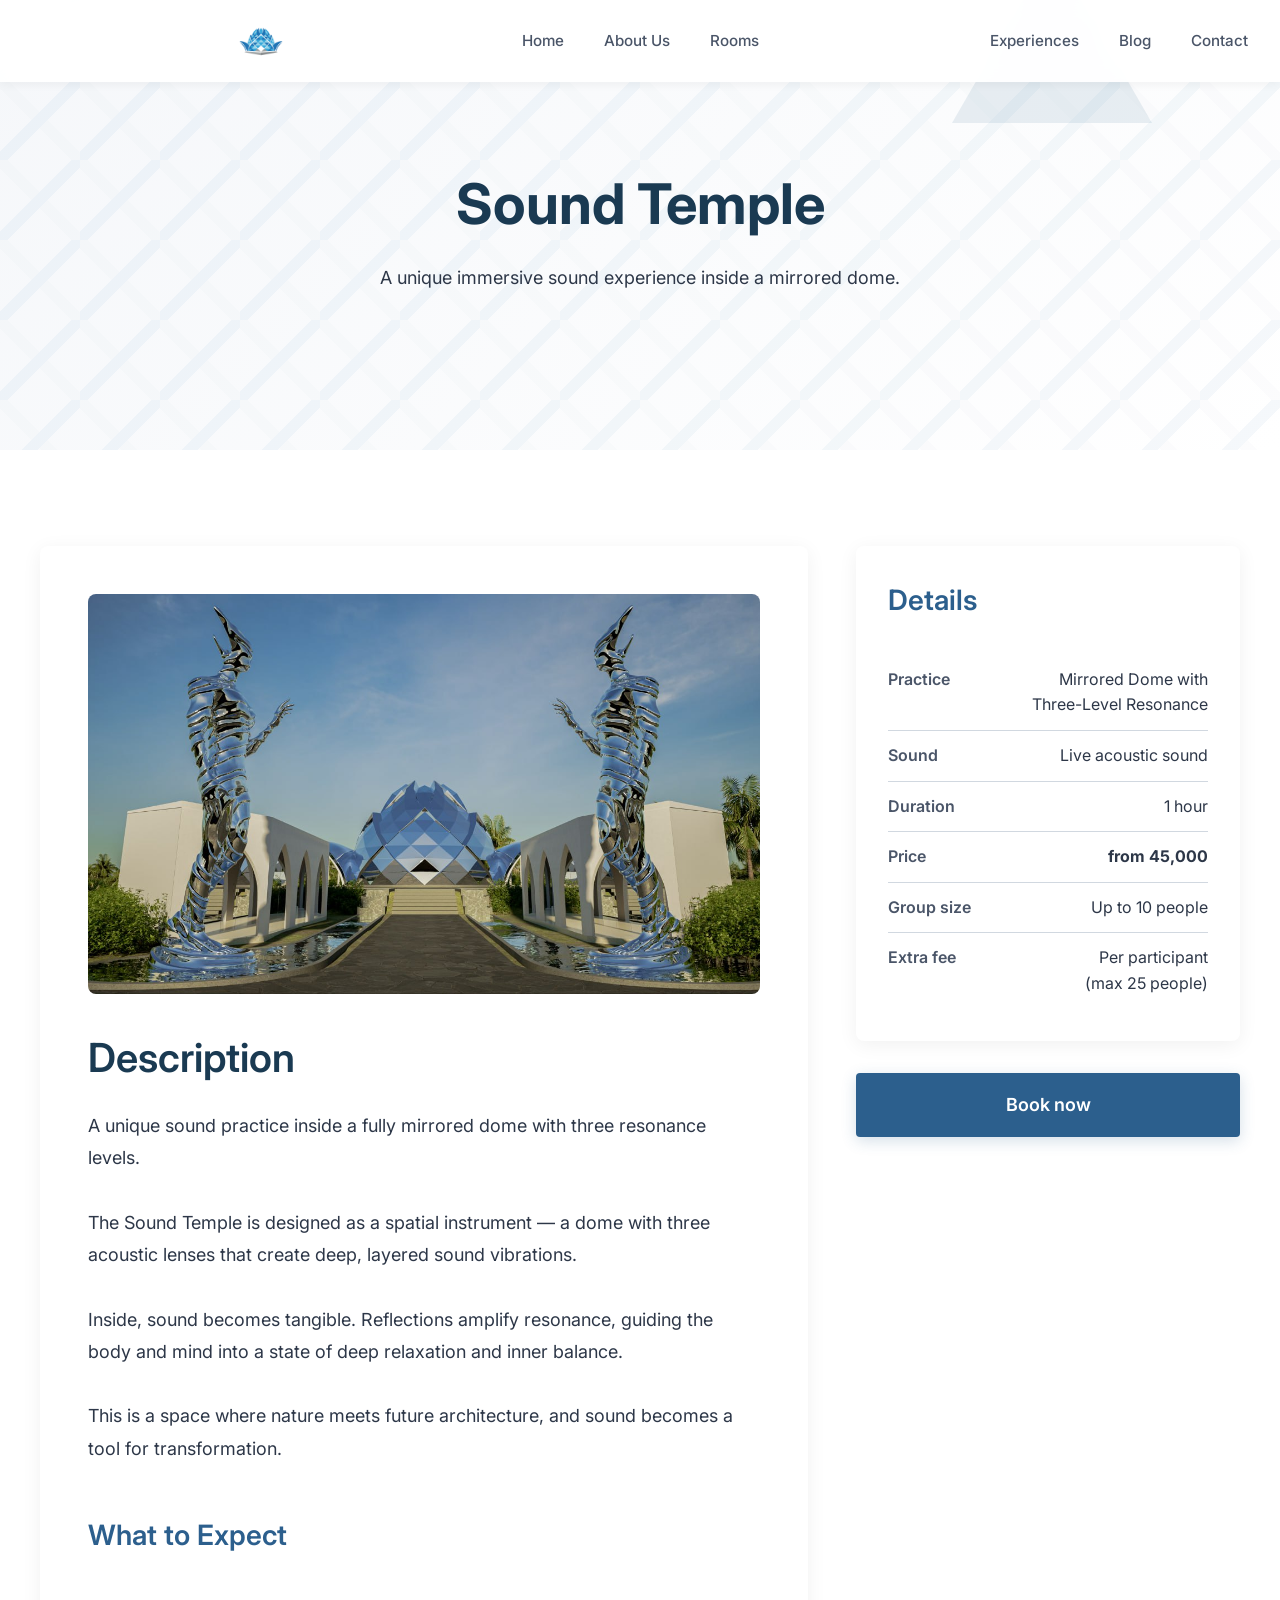
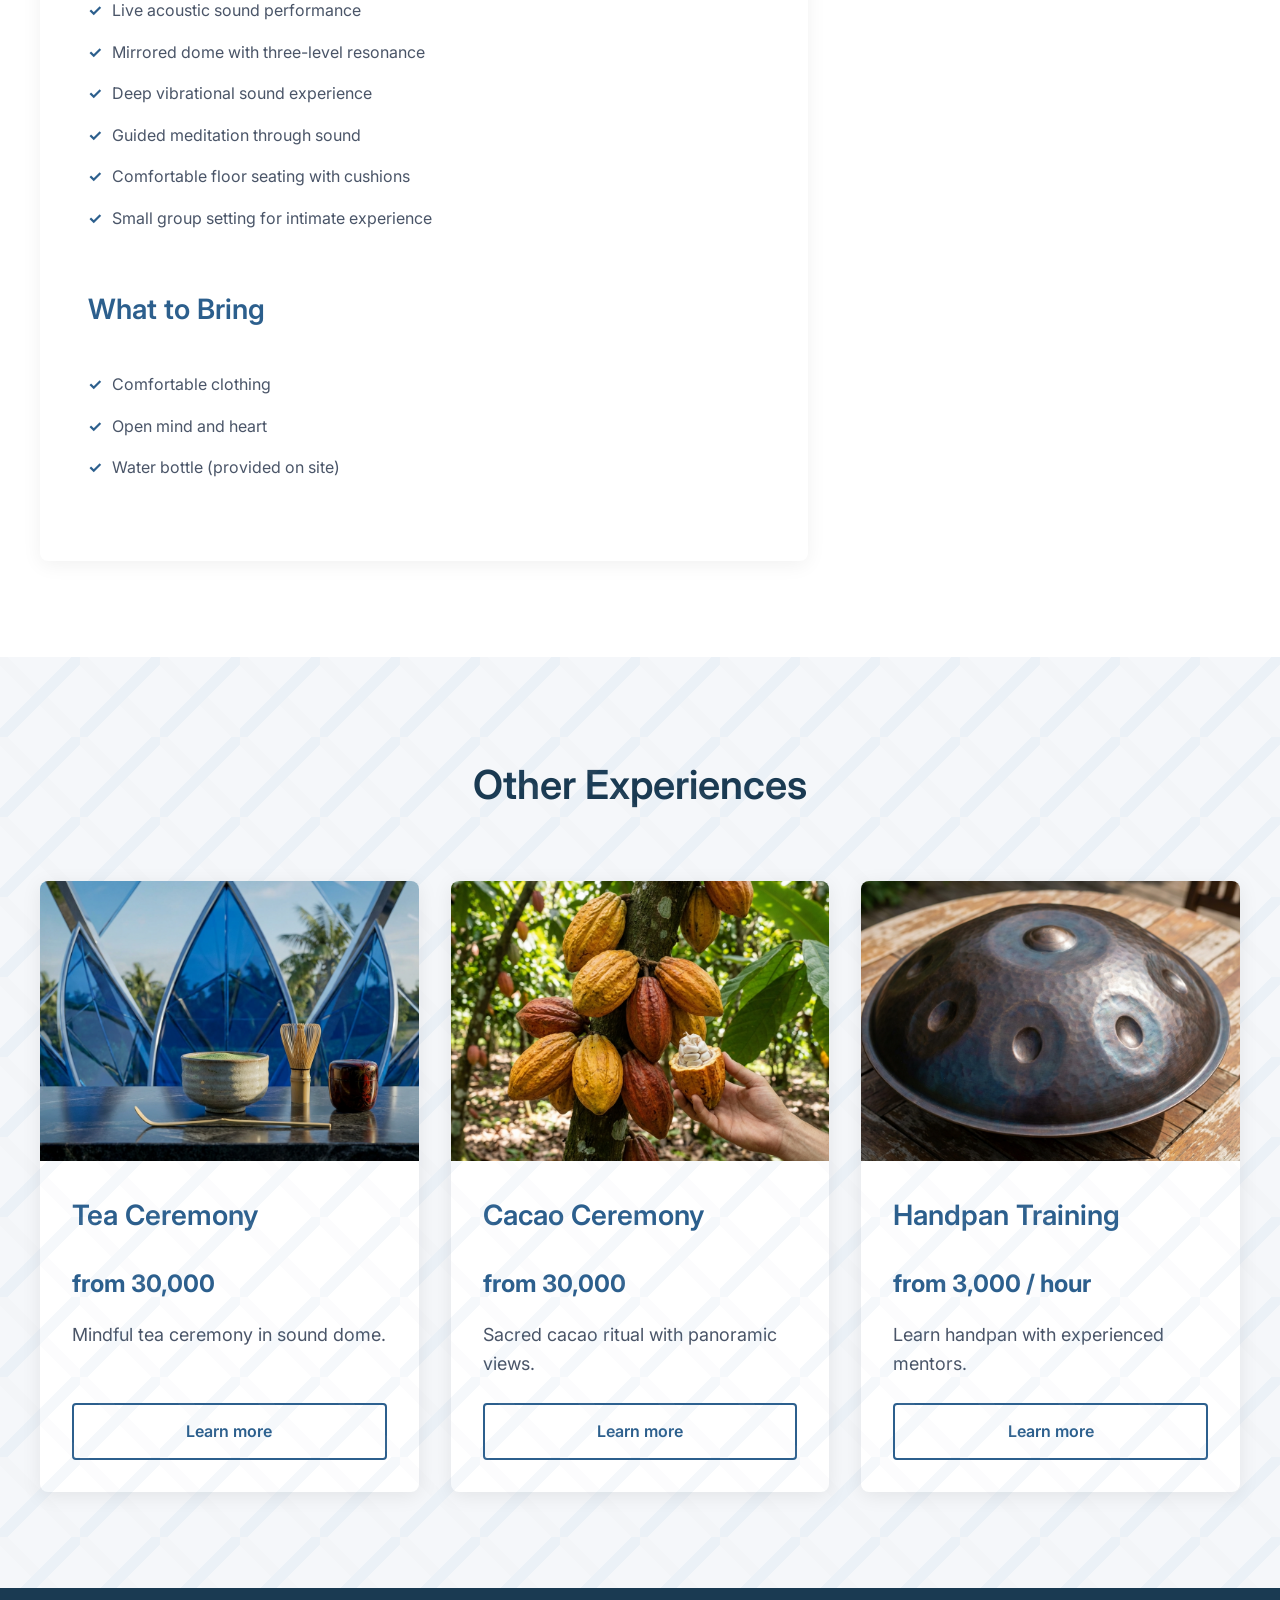
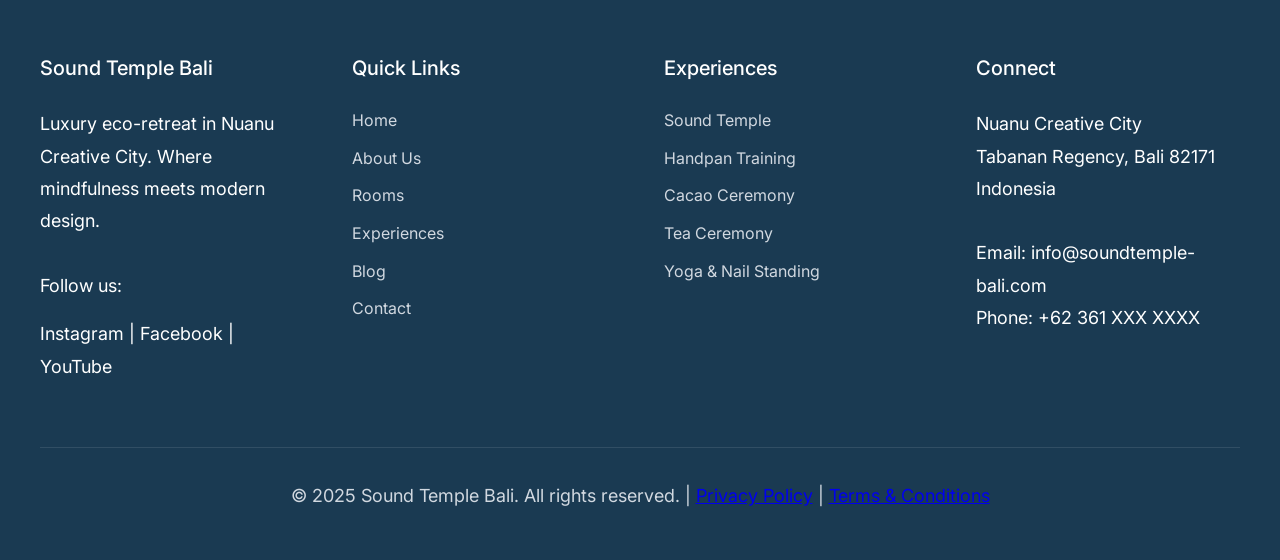
<file: sound-temple.html>
<!DOCTYPE html>
<html lang="en">
<head>
    <meta charset="UTF-8">
    <meta name="viewport" content="width=device-width, initial-scale=1.0">
    <meta name="description" content="Sound Temple - A unique immersive sound experience inside a mirrored dome at Sound Temple Bali.">
    <meta name="keywords" content="sound temple, sound healing, mirrored dome, immersive experience Bali">
    <title>Sound Temple | Immersive Sound Experience | Sound Temple Bali</title>
    <link rel="stylesheet" href="css/style.css">
    <link href="https://fonts.googleapis.com/css2?family=Inter:wght@400;500;600;700&display=swap" rel="stylesheet">
</head>
<body>
    <!-- Navigation -->
    <nav class="navbar">
        <div class="nav-container">
            <button class="mobile-menu-toggle" aria-label="Toggle mobile menu">
                <div class="hamburger">
                    <span></span>
                    <span></span>
                    <span></span>
                </div>
            </button>

            <a href="index.html" class="logo">
                <img src="images/logo.png" alt="Sound Temple Bali">
            </a>
            <ul class="nav-menu nav-left">
                <li><a href="index.html" class="nav-link">Home</a></li>
                <li><a href="about.html" class="nav-link">About Us</a></li>
                <li><a href="rooms.html" class="nav-link">Rooms</a></li>
            </ul>

            </a>

            <ul class="nav-menu nav-right">
                <li><a href="experiences.html" class="nav-link">Experiences</a></li>
                <li><a href="blog.html" class="nav-link">Blog</a></li>
                <li><a href="contact.html" class="nav-link">Contact</a></li>
            </ul>
        </div>
    </nav>

    <!-- Hero Section -->
    <section class="service-detail-hero triangle-bg">
        <div class="triangle-accent triangle-accent-1"></div>
        <div class="hero-content">
            <h1>Sound Temple</h1>
            <p class="subheadline">A unique immersive sound experience inside a mirrored dome.</p>
        </div>
    </section>

    <!-- Detail Section -->
    <section class="section bg-white">
        <div class="container">
            <div class="detail-grid">
                <!-- Main Content -->
                <div class="detail-main">
                    <div class="detail-image">
                        <img src="images/services/sound-temple-detail.jpg" alt="Sound Temple mirrored dome interior">
                    </div>

                    <h2>Description</h2>
                    <p>A unique sound practice inside a fully mirrored dome with three resonance levels.</p>

                    <p class="mt-2">The Sound Temple is designed as a spatial instrument — a dome with three acoustic lenses that create deep, layered sound vibrations.</p>

                    <p class="mt-2">Inside, sound becomes tangible. Reflections amplify resonance, guiding the body and mind into a state of deep relaxation and inner balance.</p>

                    <p class="mt-2">This is a space where nature meets future architecture, and sound becomes a tool for transformation.</p>

                    <h3 class="mt-3">What to Expect</h3>
                    <ul class="room-features mt-2">
                        <li>Live acoustic sound performance</li>
                        <li>Mirrored dome with three-level resonance</li>
                        <li>Deep vibrational sound experience</li>
                        <li>Guided meditation through sound</li>
                        <li>Comfortable floor seating with cushions</li>
                        <li>Small group setting for intimate experience</li>
                    </ul>

                    <h3 class="mt-3">What to Bring</h3>
                    <ul class="room-features mt-2">
                        <li>Comfortable clothing</li>
                        <li>Open mind and heart</li>
                        <li>Water bottle (provided on site)</li>
                    </ul>
                </div>

                <!-- Sidebar -->
                <div class="detail-sidebar">
                    <div class="detail-card">
                        <h3 class="mb-2">Details</h3>

                        <div class="detail-item">
                            <span class="detail-label">Practice</span>
                            <span class="detail-value">Mirrored Dome with<br>Three-Level Resonance</span>
                        </div>

                        <div class="detail-item">
                            <span class="detail-label">Sound</span>
                            <span class="detail-value">Live acoustic sound</span>
                        </div>

                        <div class="detail-item">
                            <span class="detail-label">Duration</span>
                            <span class="detail-value">1 hour</span>
                        </div>

                        <div class="detail-item">
                            <span class="detail-label">Price</span>
                            <span class="detail-value"><strong>from 45,000</strong></span>
                        </div>

                        <div class="detail-item">
                            <span class="detail-label">Group size</span>
                            <span class="detail-value">Up to 10 people</span>
                        </div>

                        <div class="detail-item">
                            <span class="detail-label">Extra fee</span>
                            <span class="detail-value">Per participant<br>(max 25 people)</span>
                        </div>
                    </div>

                    <a href="contact.html" class="btn btn-primary btn-large" style="width: 100%;">Book now</a>
                </div>
            </div>
        </div>
    </section>

    <!-- Related Services -->
    <section class="section bg-light triangle-bg">
        <div class="container">
            <div class="section-header">
                <h2 class="section-title">Other Experiences</h2>
            </div>

            <div class="grid grid-3">
                <div class="service-card">
                    <div class="service-image">
                        <img src="images/services/tea-ceremony.jpg" alt="Tea ceremony">
                    </div>
                    <div class="service-content">
                        <h3>Tea Ceremony</h3>
                        <p class="service-price">from 30,000</p>
                        <p class="service-description">Mindful tea ceremony in sound dome.</p>
                        <a href="tea-ceremony.html" class="btn btn-secondary">Learn more</a>
                    </div>
                </div>

                <div class="service-card">
                    <div class="service-image">
                        <img src="images/services/cacao-ceremony.jpg" alt="Cacao ceremony">
                    </div>
                    <div class="service-content">
                        <h3>Cacao Ceremony</h3>
                        <p class="service-price">from 30,000</p>
                        <p class="service-description">Sacred cacao ritual with panoramic views.</p>
                        <a href="cacao-ceremony.html" class="btn btn-secondary">Learn more</a>
                    </div>
                </div>

                <div class="service-card">
                    <div class="service-image">
                        <img src="images/services/handpan.jpg" alt="Handpan training">
                    </div>
                    <div class="service-content">
                        <h3>Handpan Training</h3>
                        <p class="service-price">from 3,000 / hour</p>
                        <p class="service-description">Learn handpan with experienced mentors.</p>
                        <a href="handpan.html" class="btn btn-secondary">Learn more</a>
                    </div>
                </div>
            </div>
        </div>
    </section>

    <!-- Footer -->
    <footer class="footer">
        <div class="footer-content">
            <div class="footer-section">
                <h4>Sound Temple Bali</h4>
                <p>Luxury eco-retreat in Nuanu Creative City. Where mindfulness meets modern design.</p>
                <div class="mt-2">
                    <p>Follow us:</p>
                    <p>Instagram | Facebook | YouTube</p>
                </div>
            </div>

            <div class="footer-section">
                <h4>Quick Links</h4>
                <ul class="footer-links">
                    <li><a href="index.html">Home</a></li>
                    <li><a href="about.html">About Us</a></li>
                    <li><a href="rooms.html">Rooms</a></li>
                    <li><a href="experiences.html">Experiences</a></li>
                    <li><a href="blog.html">Blog</a></li>
                    <li><a href="contact.html">Contact</a></li>
                </ul>
            </div>

            <div class="footer-section">
                <h4>Experiences</h4>
                <ul class="footer-links">
                    <li><a href="sound-temple.html">Sound Temple</a></li>
                    <li><a href="handpan.html">Handpan Training</a></li>
                    <li><a href="cacao-ceremony.html">Cacao Ceremony</a></li>
                    <li><a href="tea-ceremony.html">Tea Ceremony</a></li>
                    <li><a href="yoga-nail.html">Yoga & Nail Standing</a></li>
                </ul>
            </div>

            <div class="footer-section">
                <h4>Connect</h4>
                <p>Nuanu Creative City<br>
                Tabanan Regency, Bali 82171<br>
                Indonesia</p>
                <p class="mt-2">
                    Email: info@soundtemple-bali.com<br>
                    Phone: +62 361 XXX XXXX
                </p>
            </div>
        </div>

        <div class="footer-bottom">
            <p>&copy; 2025 Sound Temple Bali. All rights reserved. | <a href="#">Privacy Policy</a> | <a href="#">Terms & Conditions</a></p>
        </div>
    </footer>

    <script src="js/main.js"></script>
</body>
</html>
</file>
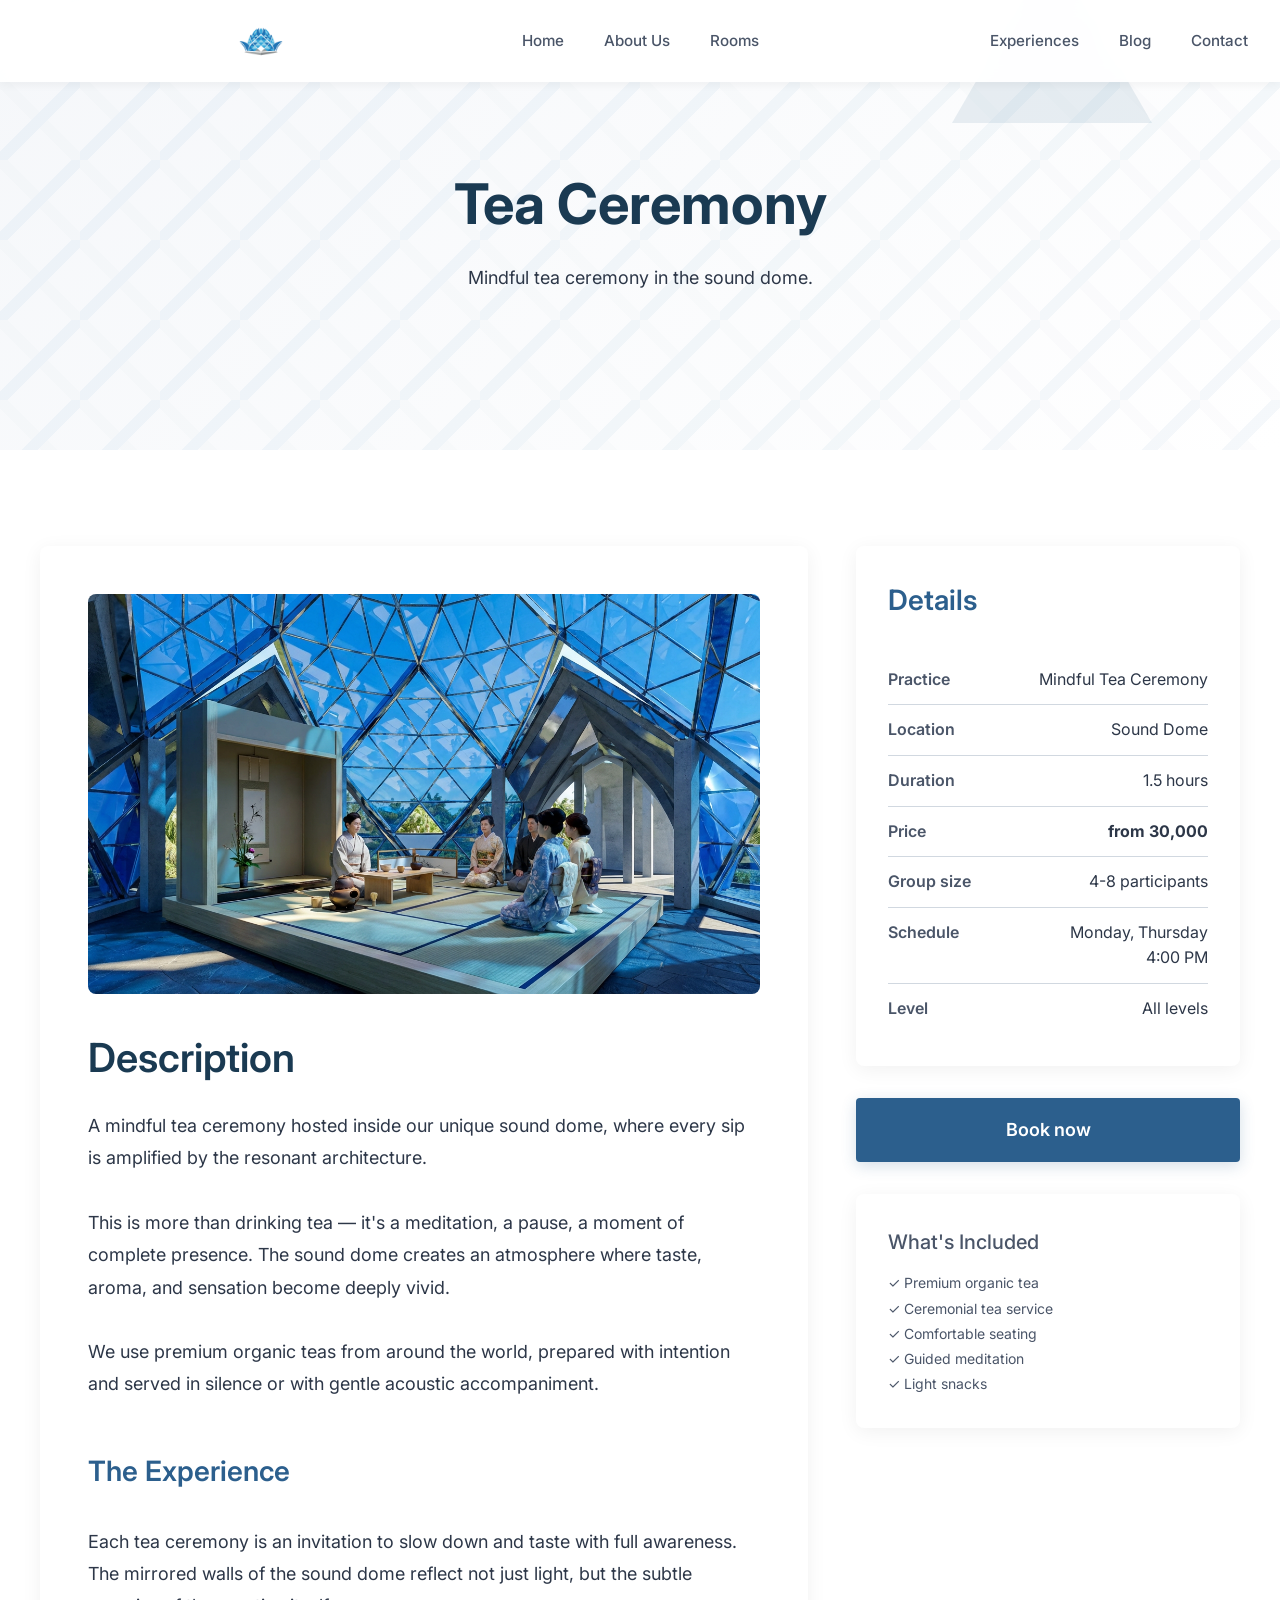
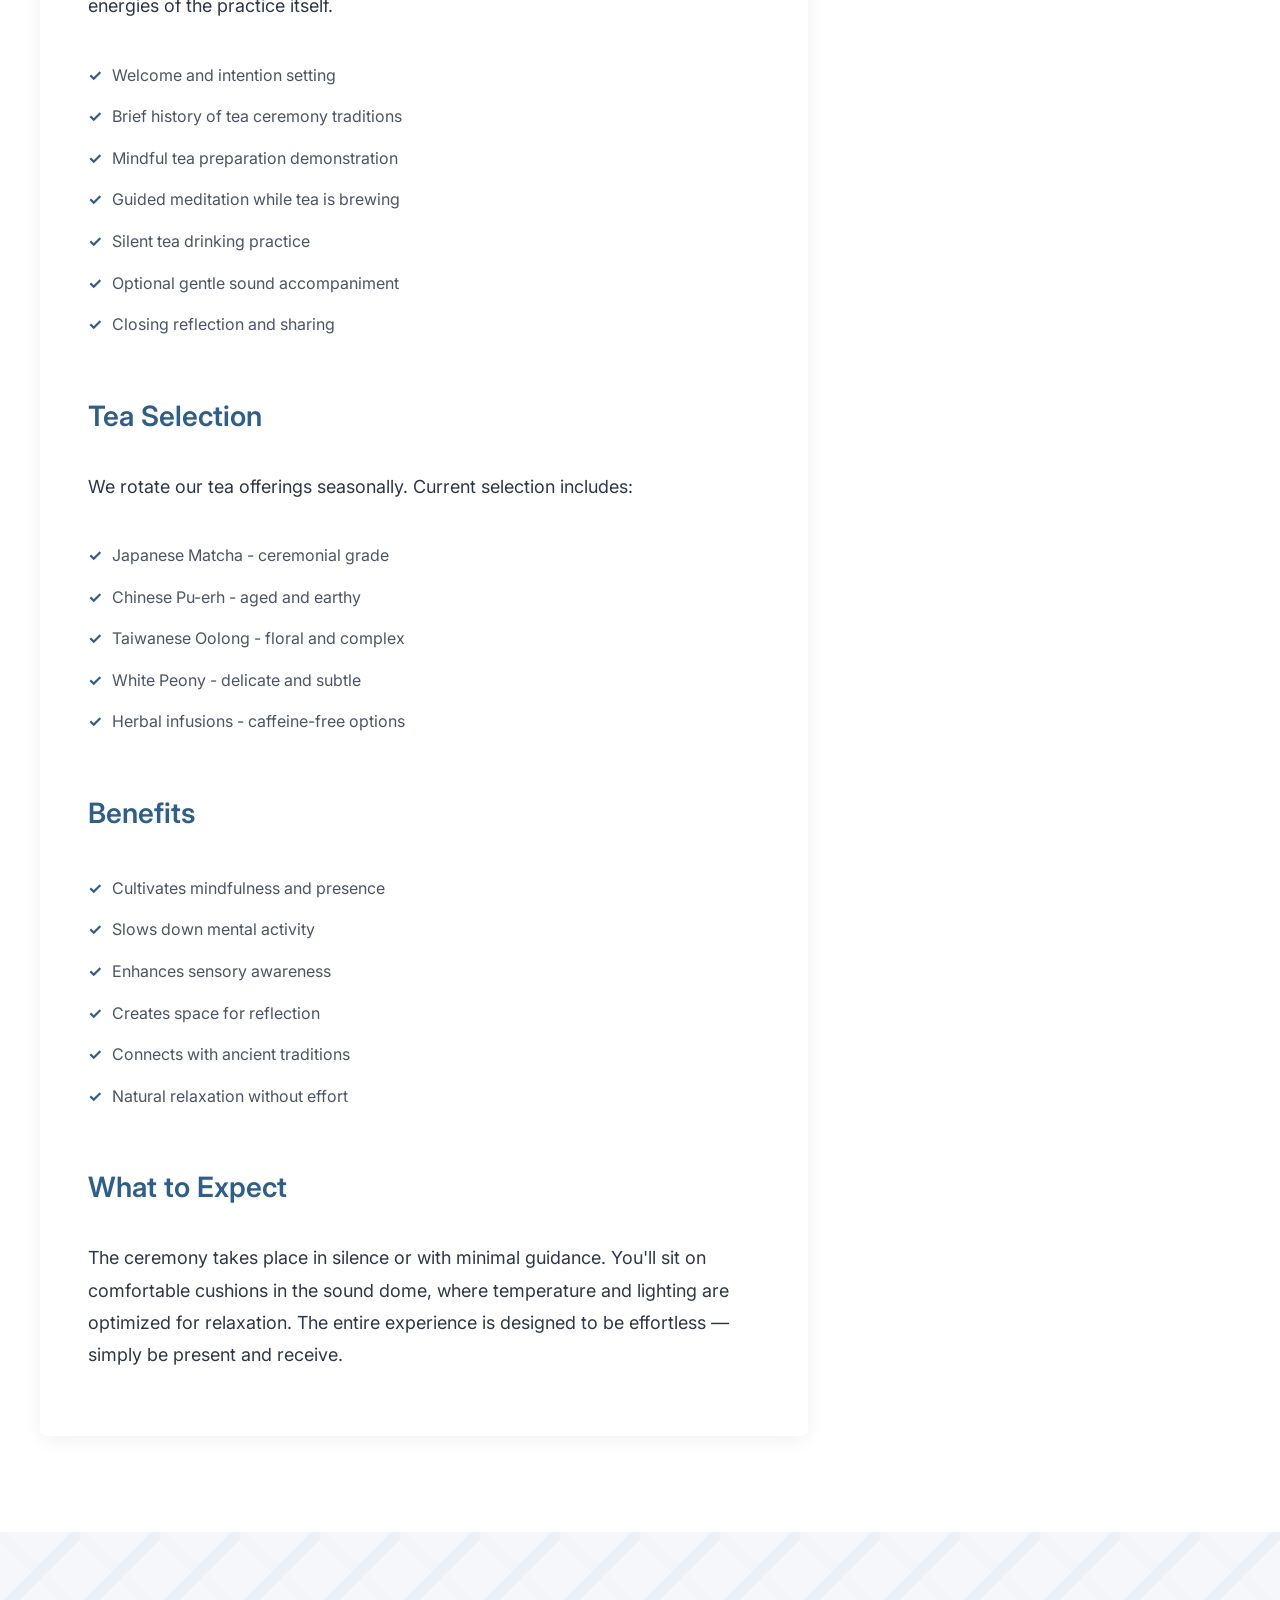
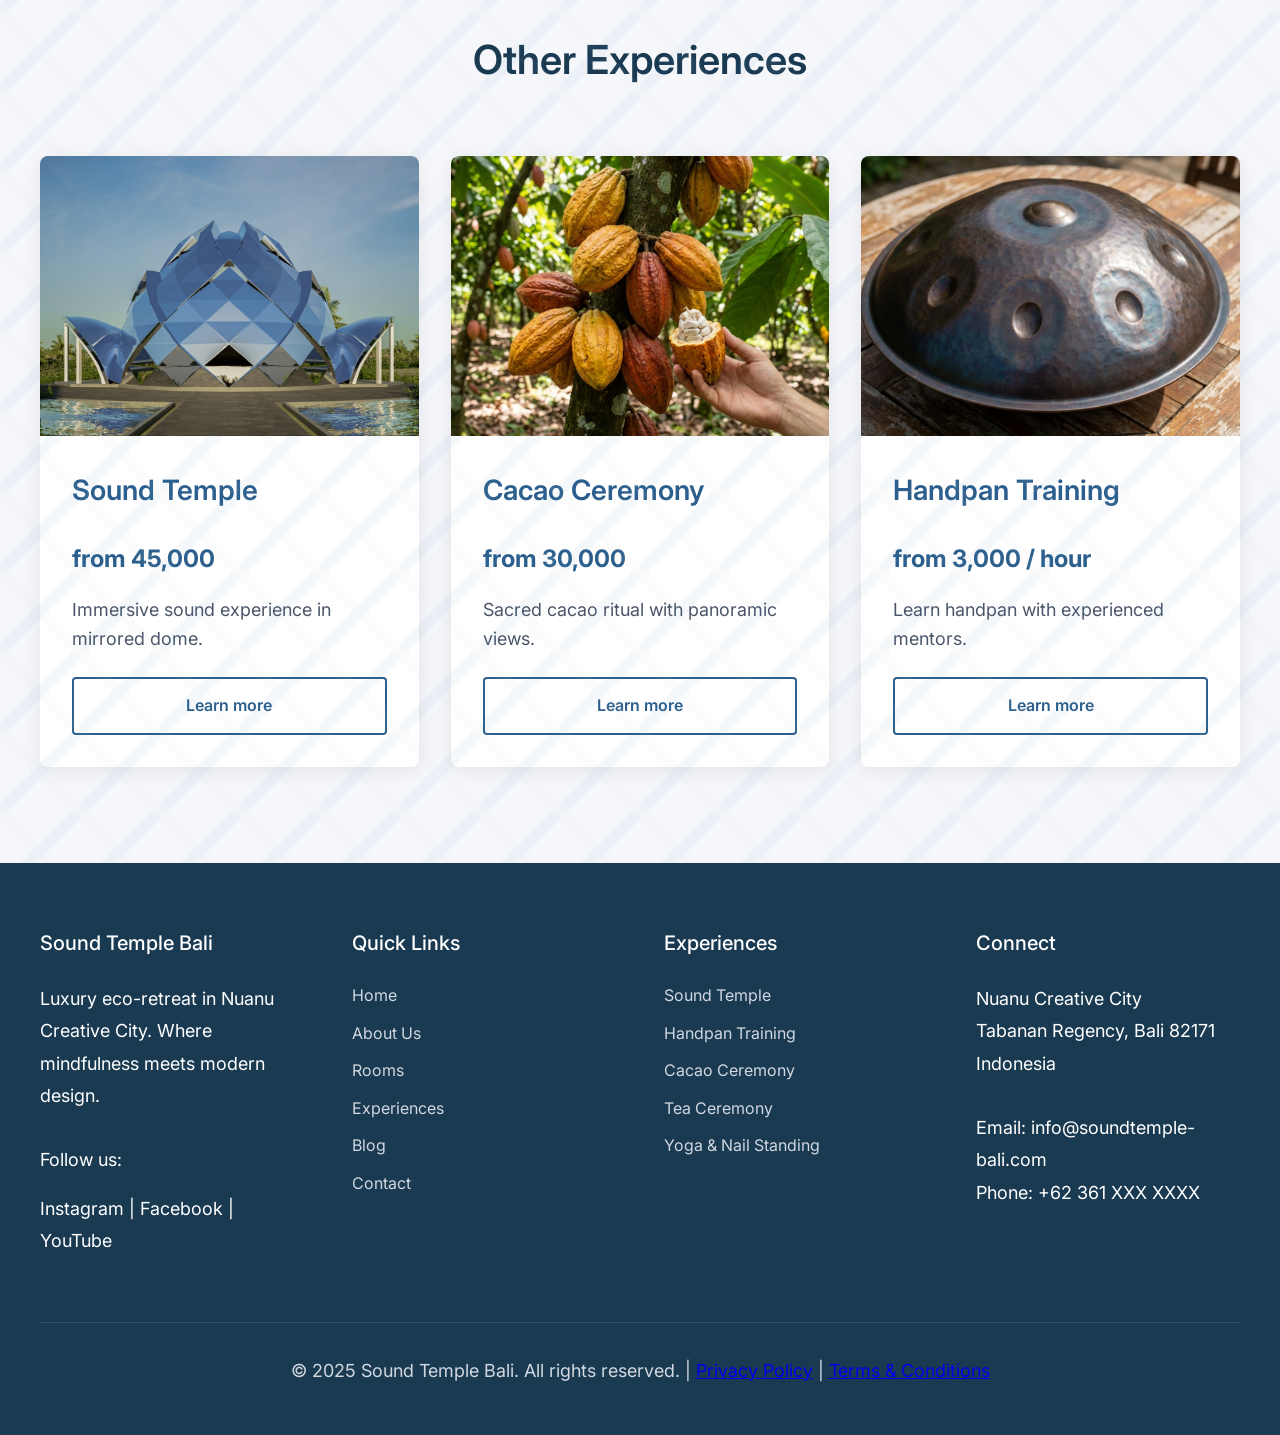
<file: tea-ceremony.html>
<!DOCTYPE html>
<html lang="en">
<head>
    <meta charset="UTF-8">
    <meta name="viewport" content="width=device-width, initial-scale=1.0">
    <meta name="description" content="Tea Ceremony - Mindful tea ceremony in sound dome at Sound Temple Bali.">
    <meta name="keywords" content="tea ceremony Bali, mindful tea ceremony, meditation Bali, sound dome">
    <title>Tea Ceremony | Sound Temple Bali</title>
    <link rel="stylesheet" href="css/style.css">
    <link href="https://fonts.googleapis.com/css2?family=Inter:wght@400;500;600;700&display=swap" rel="stylesheet">
</head>
<body>
    <!-- Navigation -->
    <nav class="navbar">
        <div class="nav-container">
            <button class="mobile-menu-toggle" aria-label="Toggle mobile menu">
                <div class="hamburger">
                    <span></span>
                    <span></span>
                    <span></span>
                </div>
            </button>

            <a href="index.html" class="logo">
                <img src="images/logo.png" alt="Sound Temple Bali">
            </a>
            <ul class="nav-menu nav-left">
                <li><a href="index.html" class="nav-link">Home</a></li>
                <li><a href="about.html" class="nav-link">About Us</a></li>
                <li><a href="rooms.html" class="nav-link">Rooms</a></li>
            </ul>

            </a>

            <ul class="nav-menu nav-right">
                <li><a href="experiences.html" class="nav-link">Experiences</a></li>
                <li><a href="blog.html" class="nav-link">Blog</a></li>
                <li><a href="contact.html" class="nav-link">Contact</a></li>
            </ul>
        </div>
    </nav>

    <!-- Hero Section -->
    <section class="service-detail-hero triangle-bg">
        <div class="triangle-accent triangle-accent-1"></div>
        <div class="hero-content">
            <h1>Tea Ceremony</h1>
            <p class="subheadline">Mindful tea ceremony in the sound dome.</p>
        </div>
    </section>

    <!-- Detail Section -->
    <section class="section bg-white">
        <div class="container">
            <div class="detail-grid">
                <!-- Main Content -->
                <div class="detail-main">
                    <div class="detail-image">
                        <img src="images/services/tea-ceremony-detail.jpg" alt="Tea ceremony in sound dome">
                    </div>

                    <h2>Description</h2>
                    <p>A mindful tea ceremony hosted inside our unique sound dome, where every sip is amplified by the resonant architecture.</p>

                    <p class="mt-2">This is more than drinking tea — it's a meditation, a pause, a moment of complete presence. The sound dome creates an atmosphere where taste, aroma, and sensation become deeply vivid.</p>

                    <p class="mt-2">We use premium organic teas from around the world, prepared with intention and served in silence or with gentle acoustic accompaniment.</p>

                    <h3 class="mt-3">The Experience</h3>
                    <p class="mt-2">Each tea ceremony is an invitation to slow down and taste with full awareness. The mirrored walls of the sound dome reflect not just light, but the subtle energies of the practice itself.</p>

                    <ul class="room-features mt-2">
                        <li>Welcome and intention setting</li>
                        <li>Brief history of tea ceremony traditions</li>
                        <li>Mindful tea preparation demonstration</li>
                        <li>Guided meditation while tea is brewing</li>
                        <li>Silent tea drinking practice</li>
                        <li>Optional gentle sound accompaniment</li>
                        <li>Closing reflection and sharing</li>
                    </ul>

                    <h3 class="mt-3">Tea Selection</h3>
                    <p class="mt-2">We rotate our tea offerings seasonally. Current selection includes:</p>
                    <ul class="room-features mt-2">
                        <li>Japanese Matcha - ceremonial grade</li>
                        <li>Chinese Pu-erh - aged and earthy</li>
                        <li>Taiwanese Oolong - floral and complex</li>
                        <li>White Peony - delicate and subtle</li>
                        <li>Herbal infusions - caffeine-free options</li>
                    </ul>

                    <h3 class="mt-3">Benefits</h3>
                    <ul class="room-features mt-2">
                        <li>Cultivates mindfulness and presence</li>
                        <li>Slows down mental activity</li>
                        <li>Enhances sensory awareness</li>
                        <li>Creates space for reflection</li>
                        <li>Connects with ancient traditions</li>
                        <li>Natural relaxation without effort</li>
                    </ul>

                    <h3 class="mt-3">What to Expect</h3>
                    <p class="mt-2">The ceremony takes place in silence or with minimal guidance. You'll sit on comfortable cushions in the sound dome, where temperature and lighting are optimized for relaxation. The entire experience is designed to be effortless — simply be present and receive.</p>
                </div>

                <!-- Sidebar -->
                <div class="detail-sidebar">
                    <div class="detail-card">
                        <h3 class="mb-2">Details</h3>

                        <div class="detail-item">
                            <span class="detail-label">Practice</span>
                            <span class="detail-value">Mindful Tea Ceremony</span>
                        </div>

                        <div class="detail-item">
                            <span class="detail-label">Location</span>
                            <span class="detail-value">Sound Dome</span>
                        </div>

                        <div class="detail-item">
                            <span class="detail-label">Duration</span>
                            <span class="detail-value">1.5 hours</span>
                        </div>

                        <div class="detail-item">
                            <span class="detail-label">Price</span>
                            <span class="detail-value"><strong>from 30,000</strong></span>
                        </div>

                        <div class="detail-item">
                            <span class="detail-label">Group size</span>
                            <span class="detail-value">4-8 participants</span>
                        </div>

                        <div class="detail-item">
                            <span class="detail-label">Schedule</span>
                            <span class="detail-value">Monday, Thursday<br>4:00 PM</span>
                        </div>

                        <div class="detail-item">
                            <span class="detail-label">Level</span>
                            <span class="detail-value">All levels</span>
                        </div>
                    </div>

                    <a href="contact.html" class="btn btn-primary btn-large" style="width: 100%;">Book now</a>

                    <div class="detail-card mt-2">
                        <h4>What's Included</h4>
                        <ul style="font-size: 0.875rem; color: var(--dark-gray); line-height: 1.8; list-style: none; padding: 0;">
                            <li>✓ Premium organic tea</li>
                            <li>✓ Ceremonial tea service</li>
                            <li>✓ Comfortable seating</li>
                            <li>✓ Guided meditation</li>
                            <li>✓ Light snacks</li>
                        </ul>
                    </div>
                </div>
            </div>
        </div>
    </section>

    <!-- Related Services -->
    <section class="section bg-light triangle-bg">
        <div class="container">
            <div class="section-header">
                <h2 class="section-title">Other Experiences</h2>
            </div>

            <div class="grid grid-3">
                <div class="service-card">
                    <div class="service-image">
                        <img src="images/services/sound-temple.jpg" alt="Sound Temple">
                    </div>
                    <div class="service-content">
                        <h3>Sound Temple</h3>
                        <p class="service-price">from 45,000</p>
                        <p class="service-description">Immersive sound experience in mirrored dome.</p>
                        <a href="sound-temple.html" class="btn btn-secondary">Learn more</a>
                    </div>
                </div>

                <div class="service-card">
                    <div class="service-image">
                        <img src="images/services/cacao-ceremony.jpg" alt="Cacao ceremony">
                    </div>
                    <div class="service-content">
                        <h3>Cacao Ceremony</h3>
                        <p class="service-price">from 30,000</p>
                        <p class="service-description">Sacred cacao ritual with panoramic views.</p>
                        <a href="cacao-ceremony.html" class="btn btn-secondary">Learn more</a>
                    </div>
                </div>

                <div class="service-card">
                    <div class="service-image">
                        <img src="images/services/handpan.jpg" alt="Handpan training">
                    </div>
                    <div class="service-content">
                        <h3>Handpan Training</h3>
                        <p class="service-price">from 3,000 / hour</p>
                        <p class="service-description">Learn handpan with experienced mentors.</p>
                        <a href="handpan.html" class="btn btn-secondary">Learn more</a>
                    </div>
                </div>
            </div>
        </div>
    </section>

    <!-- Footer -->
    <footer class="footer">
        <div class="footer-content">
            <div class="footer-section">
                <h4>Sound Temple Bali</h4>
                <p>Luxury eco-retreat in Nuanu Creative City. Where mindfulness meets modern design.</p>
                <div class="mt-2">
                    <p>Follow us:</p>
                    <p>Instagram | Facebook | YouTube</p>
                </div>
            </div>

            <div class="footer-section">
                <h4>Quick Links</h4>
                <ul class="footer-links">
                    <li><a href="index.html">Home</a></li>
                    <li><a href="about.html">About Us</a></li>
                    <li><a href="rooms.html">Rooms</a></li>
                    <li><a href="experiences.html">Experiences</a></li>
                    <li><a href="blog.html">Blog</a></li>
                    <li><a href="contact.html">Contact</a></li>
                </ul>
            </div>

            <div class="footer-section">
                <h4>Experiences</h4>
                <ul class="footer-links">
                    <li><a href="sound-temple.html">Sound Temple</a></li>
                    <li><a href="handpan.html">Handpan Training</a></li>
                    <li><a href="cacao-ceremony.html">Cacao Ceremony</a></li>
                    <li><a href="tea-ceremony.html">Tea Ceremony</a></li>
                    <li><a href="yoga-nail.html">Yoga & Nail Standing</a></li>
                </ul>
            </div>

            <div class="footer-section">
                <h4>Connect</h4>
                <p>Nuanu Creative City<br>
                Tabanan Regency, Bali 82171<br>
                Indonesia</p>
                <p class="mt-2">
                    Email: info@soundtemple-bali.com<br>
                    Phone: +62 361 XXX XXXX
                </p>
            </div>
        </div>

        <div class="footer-bottom">
            <p>&copy; 2025 Sound Temple Bali. All rights reserved. | <a href="#">Privacy Policy</a> | <a href="#">Terms & Conditions</a></p>
        </div>
    </footer>

    <script src="js/main.js"></script>
</body>
</html>
</file>
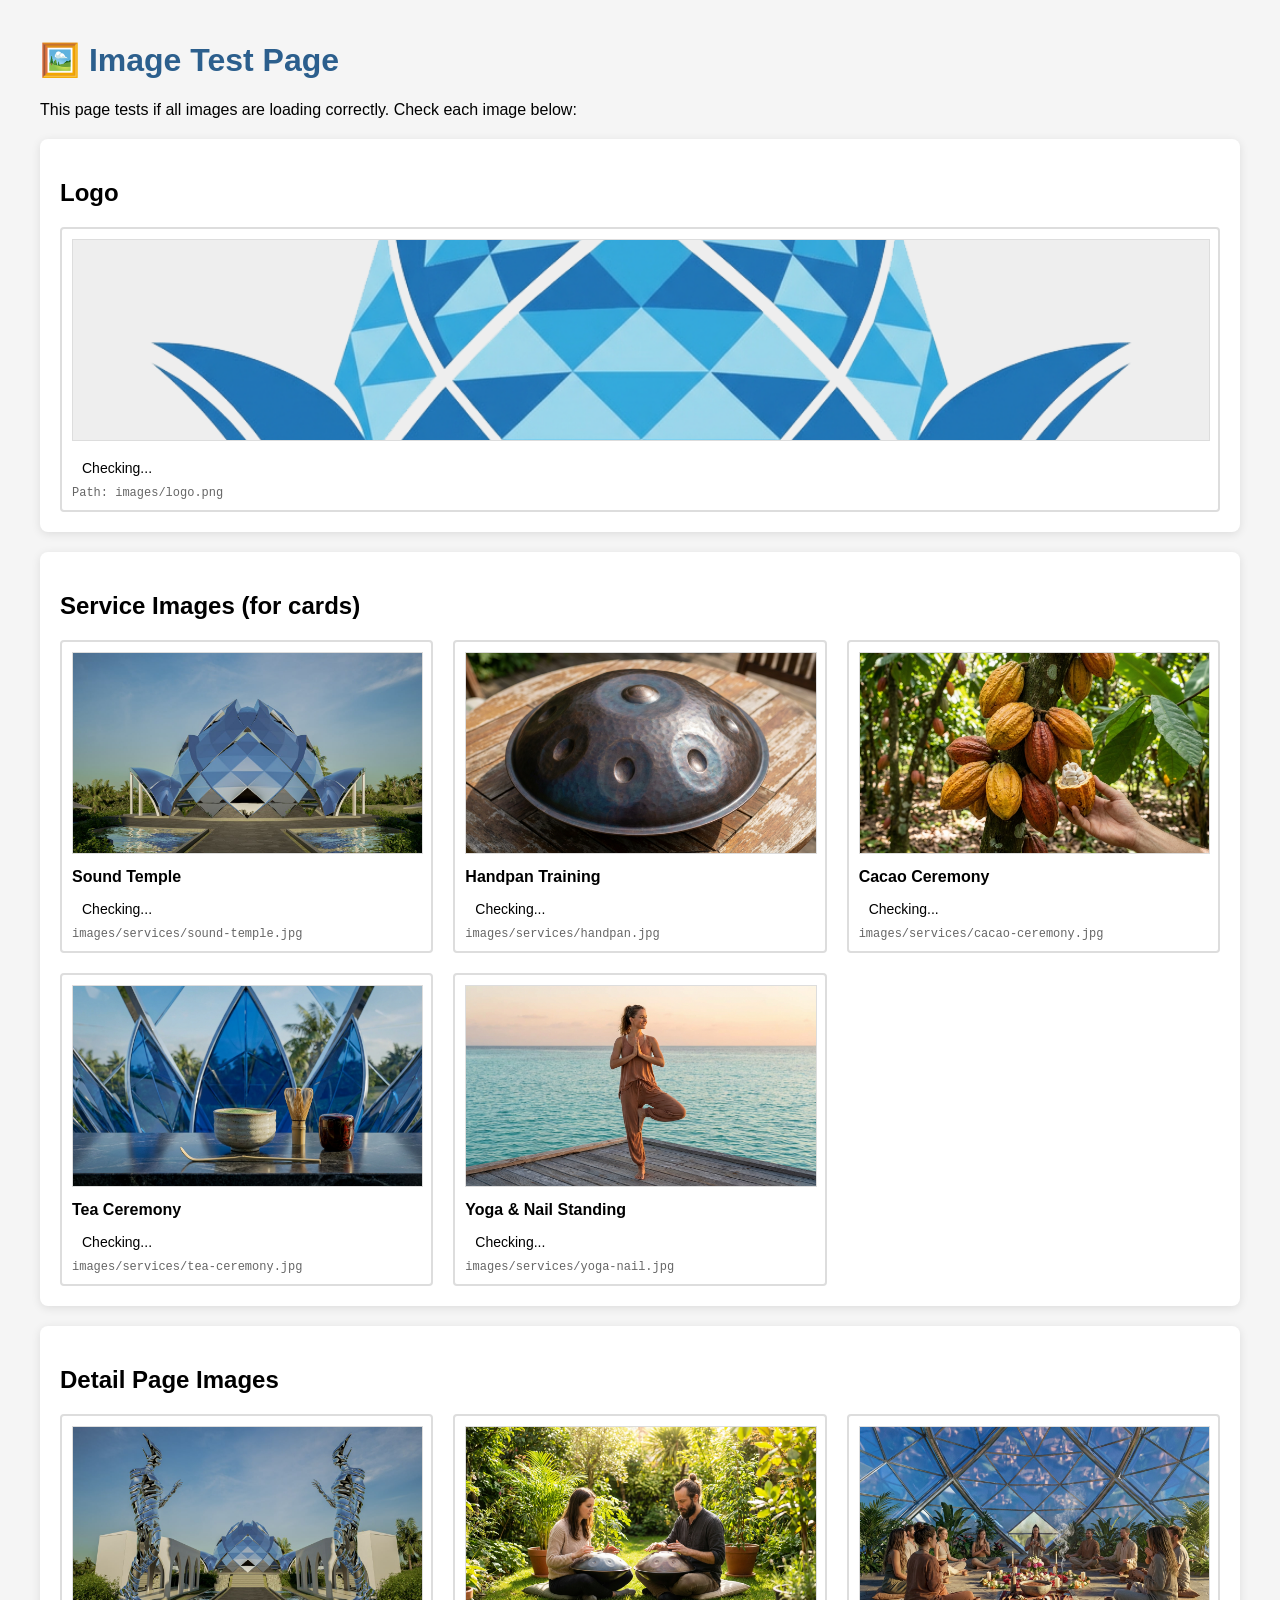
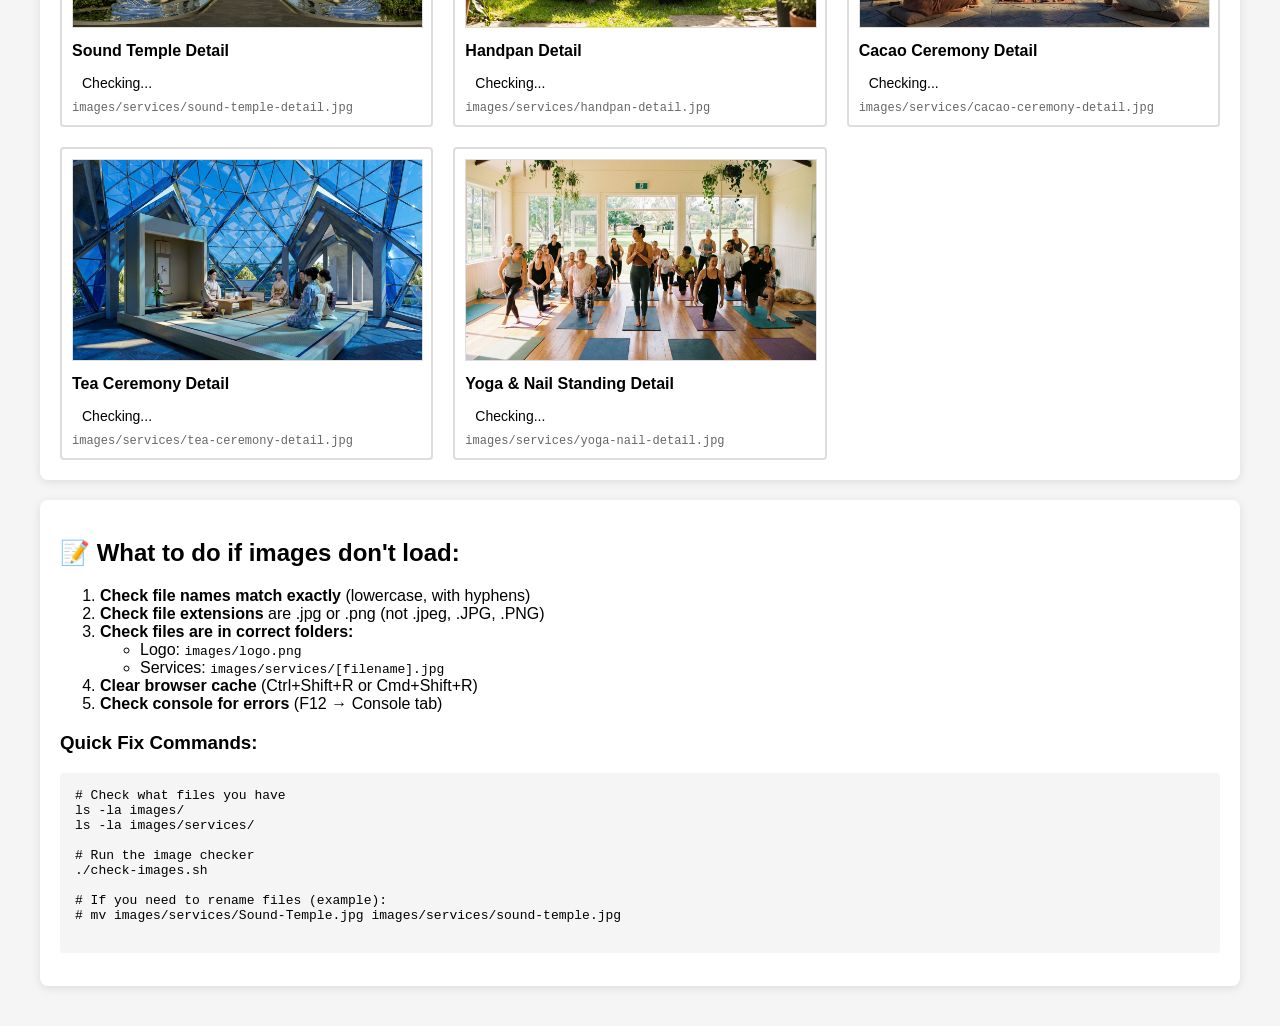
<file: test-images.html>
<!DOCTYPE html>
<html lang="en">
<head>
    <meta charset="UTF-8">
    <meta name="viewport" content="width=device-width, initial-scale=1.0">
    <title>Image Test - Sound Temple</title>
    <style>
        body {
            font-family: Arial, sans-serif;
            max-width: 1200px;
            margin: 0 auto;
            padding: 20px;
            background: #f5f5f5;
        }
        h1 {
            color: #2C5F8D;
        }
        .test-section {
            background: white;
            padding: 20px;
            margin: 20px 0;
            border-radius: 8px;
            box-shadow: 0 2px 10px rgba(0,0,0,0.1);
        }
        .image-test {
            display: grid;
            grid-template-columns: repeat(auto-fit, minmax(300px, 1fr));
            gap: 20px;
            margin-top: 20px;
        }
        .image-box {
            border: 2px solid #ddd;
            padding: 10px;
            border-radius: 4px;
        }
        .image-box img {
            width: 100%;
            height: 200px;
            object-fit: cover;
            background: #eee;
            border: 1px solid #ddd;
        }
        .image-box h3 {
            margin: 10px 0 5px;
            font-size: 16px;
        }
        .status {
            padding: 5px 10px;
            border-radius: 4px;
            font-size: 14px;
            margin-top: 10px;
        }
        .status.found {
            background: #d4edda;
            color: #155724;
        }
        .status.missing {
            background: #f8d7da;
            color: #721c24;
        }
        .path {
            font-family: monospace;
            font-size: 12px;
            color: #666;
            margin-top: 5px;
        }
    </style>
    <script>
        function checkImage(imgElement, statusElement) {
            imgElement.onerror = function() {
                statusElement.textContent = '❌ Image not found';
                statusElement.className = 'status missing';
            };
            imgElement.onload = function() {
                statusElement.textContent = '✅ Image loaded successfully';
                statusElement.className = 'status found';
            };
        }

        window.onload = function() {
            document.querySelectorAll('.test-image').forEach(function(img) {
                const statusEl = img.nextElementSibling;
                checkImage(img, statusEl);
            });
        };
    </script>
</head>
<body>
    <h1>🖼️ Image Test Page</h1>
    <p>This page tests if all images are loading correctly. Check each image below:</p>

    <!-- Logo Test -->
    <div class="test-section">
        <h2>Logo</h2>
        <div class="image-box">
            <img src="images/logo.png" alt="Logo" class="test-image">
            <div class="status">Checking...</div>
            <div class="path">Path: images/logo.png</div>
        </div>
    </div>

    <!-- Service Images Test -->
    <div class="test-section">
        <h2>Service Images (for cards)</h2>
        <div class="image-test">
            <div class="image-box">
                <img src="images/services/sound-temple.jpg" alt="Sound Temple" class="test-image">
                <h3>Sound Temple</h3>
                <div class="status">Checking...</div>
                <div class="path">images/services/sound-temple.jpg</div>
            </div>

            <div class="image-box">
                <img src="images/services/handpan.jpg" alt="Handpan" class="test-image">
                <h3>Handpan Training</h3>
                <div class="status">Checking...</div>
                <div class="path">images/services/handpan.jpg</div>
            </div>

            <div class="image-box">
                <img src="images/services/cacao-ceremony.jpg" alt="Cacao Ceremony" class="test-image">
                <h3>Cacao Ceremony</h3>
                <div class="status">Checking...</div>
                <div class="path">images/services/cacao-ceremony.jpg</div>
            </div>

            <div class="image-box">
                <img src="images/services/tea-ceremony.jpg" alt="Tea Ceremony" class="test-image">
                <h3>Tea Ceremony</h3>
                <div class="status">Checking...</div>
                <div class="path">images/services/tea-ceremony.jpg</div>
            </div>

            <div class="image-box">
                <img src="images/services/yoga-nail.jpg" alt="Yoga & Nail Standing" class="test-image">
                <h3>Yoga & Nail Standing</h3>
                <div class="status">Checking...</div>
                <div class="path">images/services/yoga-nail.jpg</div>
            </div>
        </div>
    </div>

    <!-- Detail Images Test -->
    <div class="test-section">
        <h2>Detail Page Images</h2>
        <div class="image-test">
            <div class="image-box">
                <img src="images/services/sound-temple-detail.jpg" alt="Sound Temple Detail" class="test-image">
                <h3>Sound Temple Detail</h3>
                <div class="status">Checking...</div>
                <div class="path">images/services/sound-temple-detail.jpg</div>
            </div>

            <div class="image-box">
                <img src="images/services/handpan-detail.jpg" alt="Handpan Detail" class="test-image">
                <h3>Handpan Detail</h3>
                <div class="status">Checking...</div>
                <div class="path">images/services/handpan-detail.jpg</div>
            </div>

            <div class="image-box">
                <img src="images/services/cacao-ceremony-detail.jpg" alt="Cacao Ceremony Detail" class="test-image">
                <h3>Cacao Ceremony Detail</h3>
                <div class="status">Checking...</div>
                <div class="path">images/services/cacao-ceremony-detail.jpg</div>
            </div>

            <div class="image-box">
                <img src="images/services/tea-ceremony-detail.jpg" alt="Tea Ceremony Detail" class="test-image">
                <h3>Tea Ceremony Detail</h3>
                <div class="status">Checking...</div>
                <div class="path">images/services/tea-ceremony-detail.jpg</div>
            </div>

            <div class="image-box">
                <img src="images/services/yoga-nail-detail.jpg" alt="Yoga & Nail Detail" class="test-image">
                <h3>Yoga & Nail Standing Detail</h3>
                <div class="status">Checking...</div>
                <div class="path">images/services/yoga-nail-detail.jpg</div>
            </div>
        </div>
    </div>

    <!-- Instructions -->
    <div class="test-section">
        <h2>📝 What to do if images don't load:</h2>
        <ol>
            <li><strong>Check file names match exactly</strong> (lowercase, with hyphens)</li>
            <li><strong>Check file extensions</strong> are .jpg or .png (not .jpeg, .JPG, .PNG)</li>
            <li><strong>Check files are in correct folders:</strong>
                <ul>
                    <li>Logo: <code>images/logo.png</code></li>
                    <li>Services: <code>images/services/[filename].jpg</code></li>
                </ul>
            </li>
            <li><strong>Clear browser cache</strong> (Ctrl+Shift+R or Cmd+Shift+R)</li>
            <li><strong>Check console for errors</strong> (F12 → Console tab)</li>
        </ol>

        <h3>Quick Fix Commands:</h3>
        <pre style="background: #f5f5f5; padding: 15px; border-radius: 4px; overflow-x: auto;">
# Check what files you have
ls -la images/
ls -la images/services/

# Run the image checker
./check-images.sh

# If you need to rename files (example):
# mv images/services/Sound-Temple.jpg images/services/sound-temple.jpg
        </pre>
    </div>
</body>
</html>
</file>
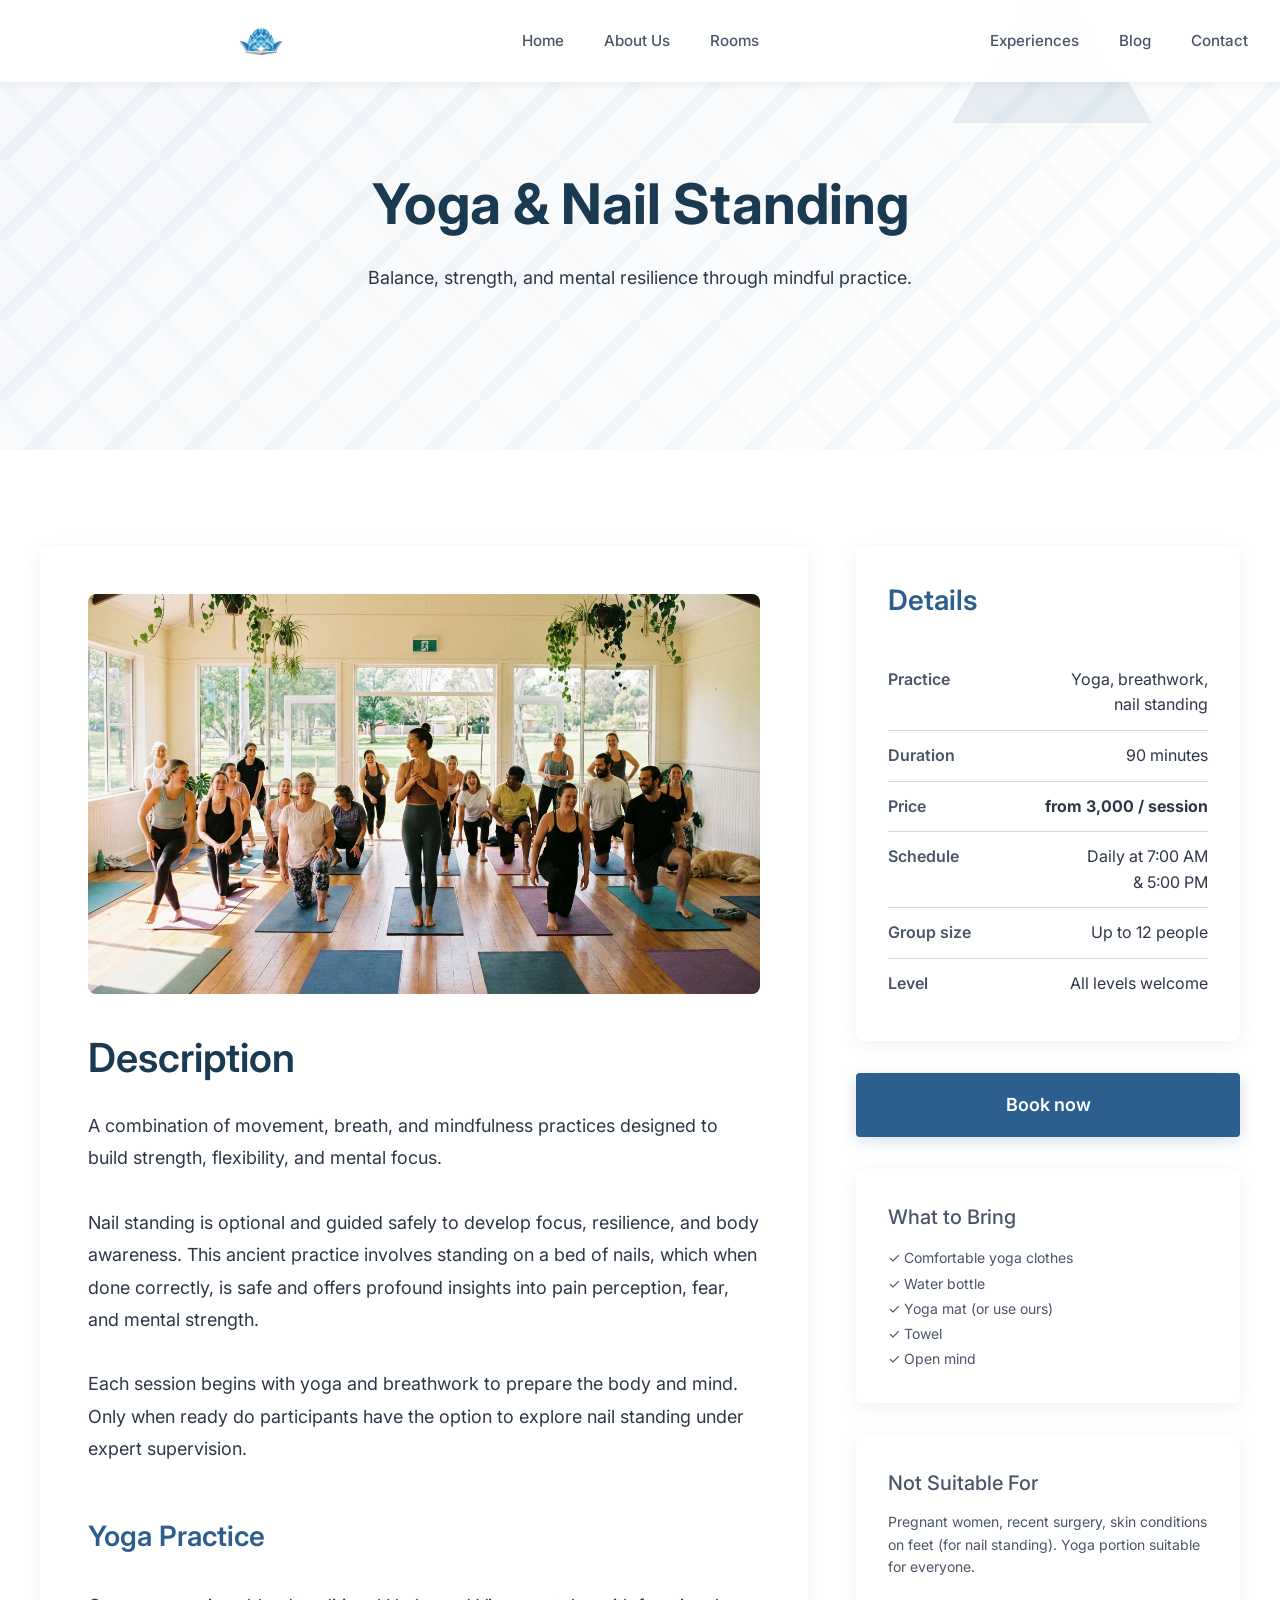
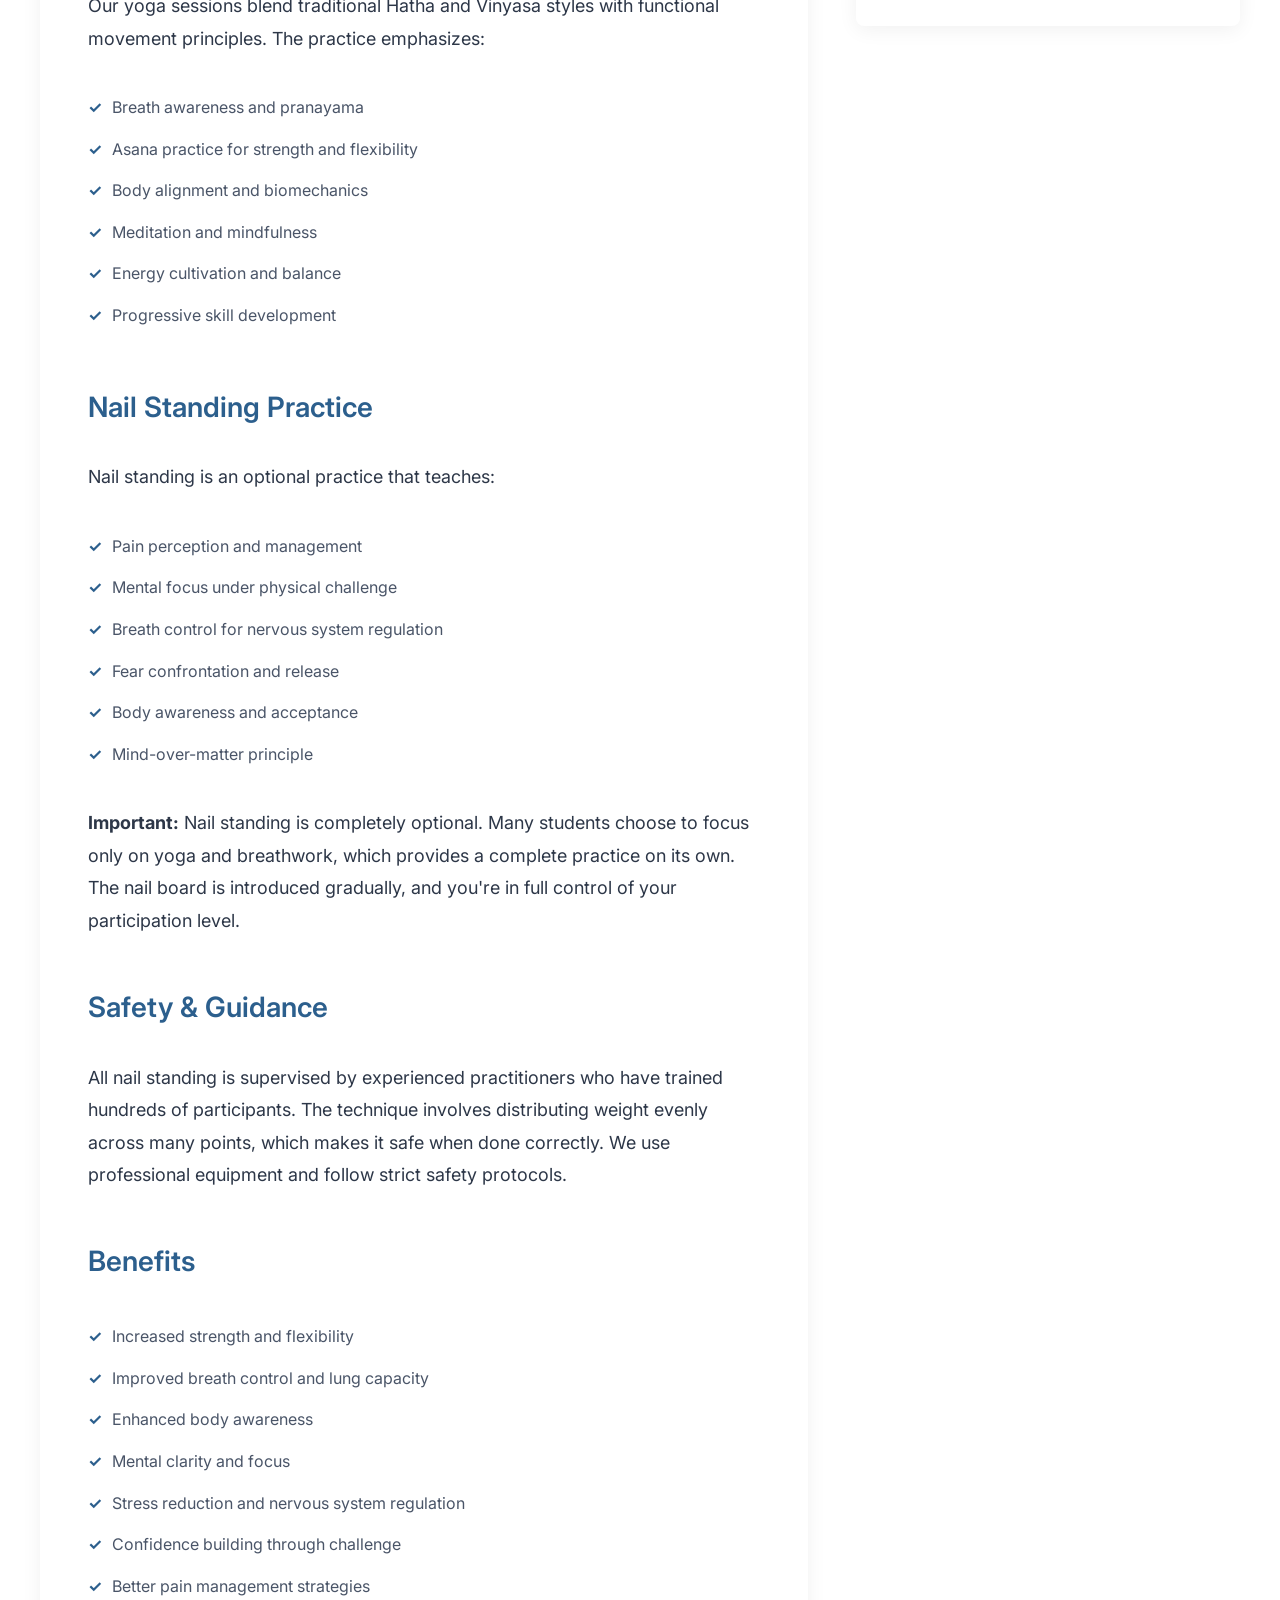
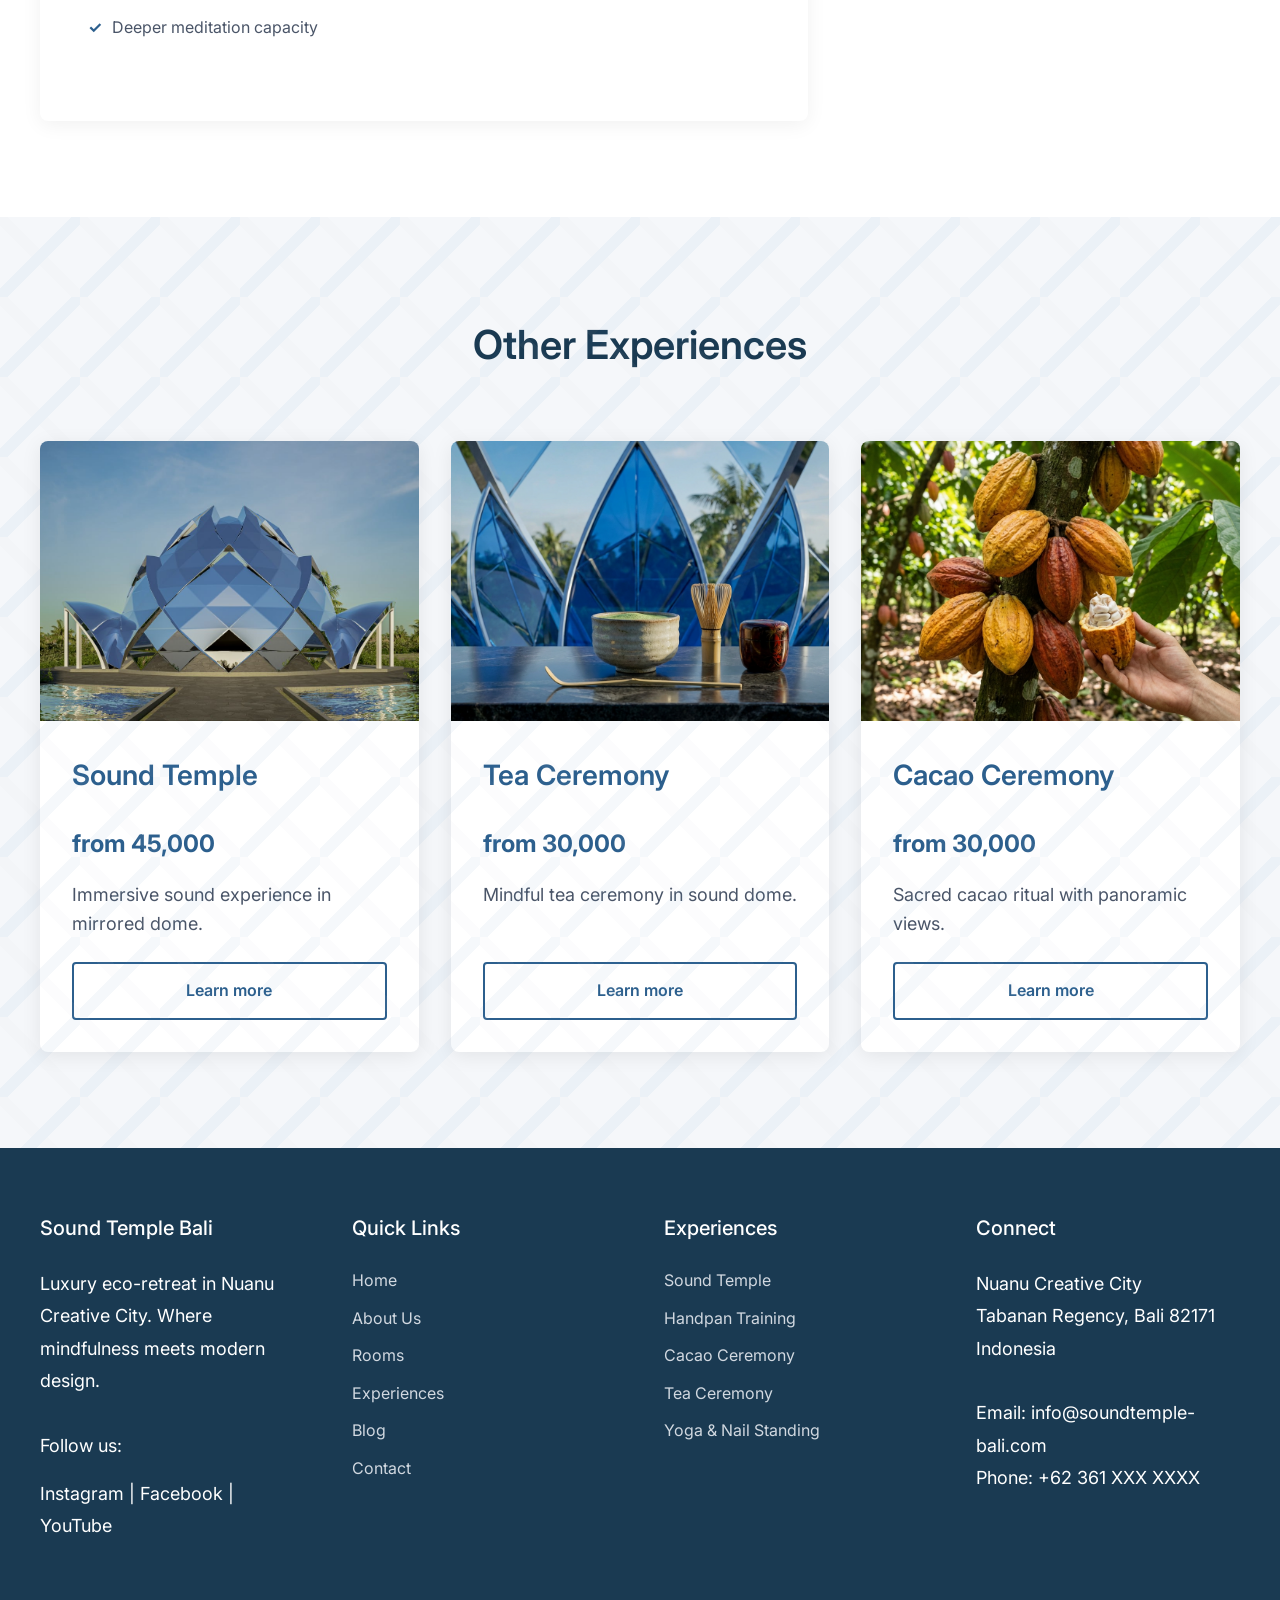
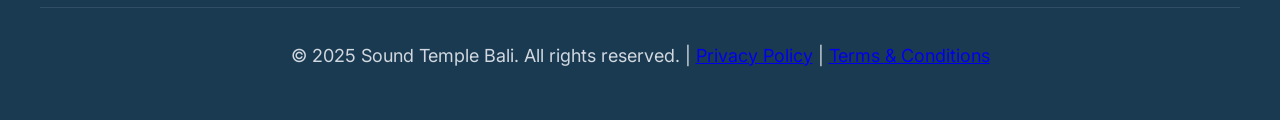
<file: yoga-nail.html>
<!DOCTYPE html>
<html lang="en">
<head>
    <meta charset="UTF-8">
    <meta name="viewport" content="width=device-width, initial-scale=1.0">
    <meta name="description" content="Yoga & Nail Standing - Body and mind practices for balance, strength, and awareness at Sound Temple Bali.">
    <meta name="keywords" content="yoga Bali, nail standing, breathwork, mindfulness practices, yoga retreat Bali">
    <title>Yoga & Nail Standing | Sound Temple Bali</title>
    <link rel="stylesheet" href="css/style.css">
    <link href="https://fonts.googleapis.com/css2?family=Inter:wght@400;500;600;700&display=swap" rel="stylesheet">
</head>
<body>
    <!-- Navigation -->
    <nav class="navbar">
        <div class="nav-container">
            <button class="mobile-menu-toggle" aria-label="Toggle mobile menu">
                <div class="hamburger">
                    <span></span>
                    <span></span>
                    <span></span>
                </div>
            </button>

            <a href="index.html" class="logo">
                <img src="images/logo.png" alt="Sound Temple Bali">
            </a>
            <ul class="nav-menu nav-left">
                <li><a href="index.html" class="nav-link">Home</a></li>
                <li><a href="about.html" class="nav-link">About Us</a></li>
                <li><a href="rooms.html" class="nav-link">Rooms</a></li>
            </ul>

            </a>

            <ul class="nav-menu nav-right">
                <li><a href="experiences.html" class="nav-link">Experiences</a></li>
                <li><a href="blog.html" class="nav-link">Blog</a></li>
                <li><a href="contact.html" class="nav-link">Contact</a></li>
            </ul>
        </div>
    </nav>

    <!-- Hero Section -->
    <section class="service-detail-hero triangle-bg">
        <div class="triangle-accent triangle-accent-1"></div>
        <div class="hero-content">
            <h1>Yoga & Nail Standing</h1>
            <p class="subheadline">Balance, strength, and mental resilience through mindful practice.</p>
        </div>
    </section>

    <!-- Detail Section -->
    <section class="section bg-white">
        <div class="container">
            <div class="detail-grid">
                <!-- Main Content -->
                <div class="detail-main">
                    <div class="detail-image">
                        <img src="images/services/yoga-nail-detail.jpg" alt="Yoga and nail standing practice">
                    </div>

                    <h2>Description</h2>
                    <p>A combination of movement, breath, and mindfulness practices designed to build strength, flexibility, and mental focus.</p>

                    <p class="mt-2">Nail standing is optional and guided safely to develop focus, resilience, and body awareness. This ancient practice involves standing on a bed of nails, which when done correctly, is safe and offers profound insights into pain perception, fear, and mental strength.</p>

                    <p class="mt-2">Each session begins with yoga and breathwork to prepare the body and mind. Only when ready do participants have the option to explore nail standing under expert supervision.</p>

                    <h3 class="mt-3">Yoga Practice</h3>
                    <p class="mt-2">Our yoga sessions blend traditional Hatha and Vinyasa styles with functional movement principles. The practice emphasizes:</p>

                    <ul class="room-features mt-2">
                        <li>Breath awareness and pranayama</li>
                        <li>Asana practice for strength and flexibility</li>
                        <li>Body alignment and biomechanics</li>
                        <li>Meditation and mindfulness</li>
                        <li>Energy cultivation and balance</li>
                        <li>Progressive skill development</li>
                    </ul>

                    <h3 class="mt-3">Nail Standing Practice</h3>
                    <p class="mt-2">Nail standing is an optional practice that teaches:</p>

                    <ul class="room-features mt-2">
                        <li>Pain perception and management</li>
                        <li>Mental focus under physical challenge</li>
                        <li>Breath control for nervous system regulation</li>
                        <li>Fear confrontation and release</li>
                        <li>Body awareness and acceptance</li>
                        <li>Mind-over-matter principle</li>
                    </ul>

                    <p class="mt-2"><strong>Important:</strong> Nail standing is completely optional. Many students choose to focus only on yoga and breathwork, which provides a complete practice on its own. The nail board is introduced gradually, and you're in full control of your participation level.</p>

                    <h3 class="mt-3">Safety & Guidance</h3>
                    <p class="mt-2">All nail standing is supervised by experienced practitioners who have trained hundreds of participants. The technique involves distributing weight evenly across many points, which makes it safe when done correctly. We use professional equipment and follow strict safety protocols.</p>

                    <h3 class="mt-3">Benefits</h3>
                    <ul class="room-features mt-2">
                        <li>Increased strength and flexibility</li>
                        <li>Improved breath control and lung capacity</li>
                        <li>Enhanced body awareness</li>
                        <li>Mental clarity and focus</li>
                        <li>Stress reduction and nervous system regulation</li>
                        <li>Confidence building through challenge</li>
                        <li>Better pain management strategies</li>
                        <li>Deeper meditation capacity</li>
                    </ul>
                </div>

                <!-- Sidebar -->
                <div class="detail-sidebar">
                    <div class="detail-card">
                        <h3 class="mb-2">Details</h3>

                        <div class="detail-item">
                            <span class="detail-label">Practice</span>
                            <span class="detail-value">Yoga, breathwork,<br>nail standing</span>
                        </div>

                        <div class="detail-item">
                            <span class="detail-label">Duration</span>
                            <span class="detail-value">90 minutes</span>
                        </div>

                        <div class="detail-item">
                            <span class="detail-label">Price</span>
                            <span class="detail-value"><strong>from 3,000 / session</strong></span>
                        </div>

                        <div class="detail-item">
                            <span class="detail-label">Schedule</span>
                            <span class="detail-value">Daily at 7:00 AM<br>& 5:00 PM</span>
                        </div>

                        <div class="detail-item">
                            <span class="detail-label">Group size</span>
                            <span class="detail-value">Up to 12 people</span>
                        </div>

                        <div class="detail-item">
                            <span class="detail-label">Level</span>
                            <span class="detail-value">All levels welcome</span>
                        </div>
                    </div>

                    <a href="contact.html" class="btn btn-primary btn-large" style="width: 100%;">Book now</a>

                    <div class="detail-card mt-2">
                        <h4>What to Bring</h4>
                        <ul style="font-size: 0.875rem; color: var(--dark-gray); line-height: 1.8; list-style: none; padding: 0;">
                            <li>✓ Comfortable yoga clothes</li>
                            <li>✓ Water bottle</li>
                            <li>✓ Yoga mat (or use ours)</li>
                            <li>✓ Towel</li>
                            <li>✓ Open mind</li>
                        </ul>
                    </div>

                    <div class="detail-card mt-2">
                        <h4>Not Suitable For</h4>
                        <p style="font-size: 0.875rem; color: var(--dark-gray); line-height: 1.6;">Pregnant women, recent surgery, skin conditions on feet (for nail standing). Yoga portion suitable for everyone.</p>
                    </div>
                </div>
            </div>
        </div>
    </section>

    <!-- Related Services -->
    <section class="section bg-light triangle-bg">
        <div class="container">
            <div class="section-header">
                <h2 class="section-title">Other Experiences</h2>
            </div>

            <div class="grid grid-3">
                <div class="service-card">
                    <div class="service-image">
                        <img src="images/services/sound-temple.jpg" alt="Sound Temple">
                    </div>
                    <div class="service-content">
                        <h3>Sound Temple</h3>
                        <p class="service-price">from 45,000</p>
                        <p class="service-description">Immersive sound experience in mirrored dome.</p>
                        <a href="sound-temple.html" class="btn btn-secondary">Learn more</a>
                    </div>
                </div>

                <div class="service-card">
                    <div class="service-image">
                        <img src="images/services/tea-ceremony.jpg" alt="Tea ceremony">
                    </div>
                    <div class="service-content">
                        <h3>Tea Ceremony</h3>
                        <p class="service-price">from 30,000</p>
                        <p class="service-description">Mindful tea ceremony in sound dome.</p>
                        <a href="tea-ceremony.html" class="btn btn-secondary">Learn more</a>
                    </div>
                </div>

                <div class="service-card">
                    <div class="service-image">
                        <img src="images/services/cacao-ceremony.jpg" alt="Cacao ceremony">
                    </div>
                    <div class="service-content">
                        <h3>Cacao Ceremony</h3>
                        <p class="service-price">from 30,000</p>
                        <p class="service-description">Sacred cacao ritual with panoramic views.</p>
                        <a href="cacao-ceremony.html" class="btn btn-secondary">Learn more</a>
                    </div>
                </div>
            </div>
        </div>
    </section>

    <!-- Footer -->
    <footer class="footer">
        <div class="footer-content">
            <div class="footer-section">
                <h4>Sound Temple Bali</h4>
                <p>Luxury eco-retreat in Nuanu Creative City. Where mindfulness meets modern design.</p>
                <div class="mt-2">
                    <p>Follow us:</p>
                    <p>Instagram | Facebook | YouTube</p>
                </div>
            </div>

            <div class="footer-section">
                <h4>Quick Links</h4>
                <ul class="footer-links">
                    <li><a href="index.html">Home</a></li>
                    <li><a href="about.html">About Us</a></li>
                    <li><a href="rooms.html">Rooms</a></li>
                    <li><a href="experiences.html">Experiences</a></li>
                    <li><a href="blog.html">Blog</a></li>
                    <li><a href="contact.html">Contact</a></li>
                </ul>
            </div>

            <div class="footer-section">
                <h4>Experiences</h4>
                <ul class="footer-links">
                    <li><a href="sound-temple.html">Sound Temple</a></li>
                    <li><a href="handpan.html">Handpan Training</a></li>
                    <li><a href="cacao-ceremony.html">Cacao Ceremony</a></li>
                    <li><a href="tea-ceremony.html">Tea Ceremony</a></li>
                    <li><a href="yoga-nail.html">Yoga & Nail Standing</a></li>
                </ul>
            </div>

            <div class="footer-section">
                <h4>Connect</h4>
                <p>Nuanu Creative City<br>
                Tabanan Regency, Bali 82171<br>
                Indonesia</p>
                <p class="mt-2">
                    Email: info@soundtemple-bali.com<br>
                    Phone: +62 361 XXX XXXX
                </p>
            </div>
        </div>

        <div class="footer-bottom">
            <p>&copy; 2025 Sound Temple Bali. All rights reserved. | <a href="#">Privacy Policy</a> | <a href="#">Terms & Conditions</a></p>
        </div>
    </footer>

    <script src="js/main.js"></script>
</body>
</html>
</file>
<file: css/style.css>
/* Sound Temple Bali - Main Stylesheet */

/* ===== COLOR PALETTE ===== */
:root {
  --primary-blue: #2C5F8D;
  --light-blue: #4A90C6;
  --dark-blue: #1A3A52;
  --white: #FFFFFF;
  --light-gray: #F5F7FA;
  --medium-gray: #D1D8E0;
  --dark-gray: #4A5568;
  --text-dark: #2D3748;
  --accent: #3498DB;
}

/* ===== RESET & BASE ===== */
* {
  margin: 0;
  padding: 0;
  box-sizing: border-box;
}

body {
  font-family: 'Inter', -apple-system, BlinkMacSystemFont, 'Segoe UI', sans-serif;
  color: var(--text-dark);
  line-height: 1.6;
  background: var(--white);
}

/* ===== TYPOGRAPHY ===== */
h1 {
  font-size: 3.5rem;
  font-weight: 700;
  line-height: 1.2;
  margin-bottom: 1.5rem;
  color: var(--dark-blue);
}

h2 {
  font-size: 2.5rem;
  font-weight: 600;
  margin-bottom: 1.25rem;
  color: var(--dark-blue);
}

h3 {
  font-size: 1.75rem;
  font-weight: 600;
  margin-bottom: 1rem;
  color: var(--primary-blue);
}

h4 {
  font-size: 1.25rem;
  font-weight: 500;
  margin-bottom: 0.75rem;
  color: var(--dark-gray);
}

p {
  margin-bottom: 1rem;
  font-size: 1.125rem;
  line-height: 1.8;
}

/* ===== GEOMETRIC BACKGROUNDS ===== */
.triangle-bg {
  position: relative;
  overflow: hidden;
}

.triangle-bg::before {
  content: '';
  position: absolute;
  width: 100%;
  height: 100%;
  background:
    linear-gradient(135deg, transparent 45%, var(--light-blue) 45%, var(--light-blue) 55%, transparent 55%),
    linear-gradient(45deg, transparent 45%, var(--medium-gray) 45%, var(--medium-gray) 55%, transparent 55%);
  background-size: 80px 80px;
  background-position: 0 0, 40px 40px;
  opacity: 0.05;
  z-index: 0;
  top: 0;
  left: 0;
}

.triangle-accent {
  position: absolute;
  width: 0;
  height: 0;
  border-style: solid;
  opacity: 0.1;
}

.triangle-accent-1 {
  border-width: 0 100px 173px 100px;
  border-color: transparent transparent var(--primary-blue) transparent;
  top: -50px;
  right: 10%;
}

.triangle-accent-2 {
  border-width: 150px 0 150px 260px;
  border-color: transparent transparent transparent var(--light-blue);
  bottom: -80px;
  left: 5%;
}

/* ===== NAVIGATION ===== */
.navbar {
  position: fixed;
  top: 0;
  width: 100%;
  background: rgba(255, 255, 255, 0.95);
  backdrop-filter: blur(10px);
  box-shadow: 0 2px 10px rgba(0, 0, 0, 0.05);
  z-index: 1000;
  padding: 1rem 0;
  transition: all 0.3s ease;
}

.navbar.scrolled {
  background: rgba(255, 255, 255, 0.98);
  box-shadow: 0 4px 20px rgba(0, 0, 0, 0.1);
}

.nav-container {
  max-width: 1400px;
  margin: 0 auto;
  padding: 0 2rem;
  display: grid;
  grid-template-columns: 1fr auto 1fr;
  align-items: center;
  gap: 2rem;
}

.nav-left {
  display: flex;
  gap: 2.5rem;
  justify-content: flex-start;
}

.logo {
  display: flex;
  align-items: center;
  justify-content: center;
  text-decoration: none;
}

.logo img {
  max-height: 50px;
  width: auto;
}

.nav-right {
  display: flex;
  gap: 2.5rem;
  justify-content: flex-end;
}

.nav-menu {
  display: flex;
  list-style: none;
  gap: 2.5rem;
  align-items: center;
  margin: 0;
  padding: 0;
}

.nav-link {
  text-decoration: none;
  color: var(--dark-gray);
  font-weight: 500;
  font-size: 0.95rem;
  transition: color 0.3s ease;
  position: relative;
}

.nav-link::after {
  content: '';
  position: absolute;
  bottom: -5px;
  left: 0;
  width: 0;
  height: 2px;
  background: var(--primary-blue);
  transition: width 0.3s ease;
}

.nav-link:hover {
  color: var(--primary-blue);
}

.nav-link:hover::after {
  width: 100%;
}

/* Mobile Menu Button */
.mobile-menu-toggle {
  display: none;
  background: none;
  border: none;
  cursor: pointer;
  padding: 0.5rem;
  z-index: 1001;
}

.hamburger {
  width: 28px;
  height: 20px;
  position: relative;
  display: flex;
  flex-direction: column;
  justify-content: space-between;
}

.hamburger span {
  display: block;
  width: 100%;
  height: 3px;
  background: var(--dark-blue);
  border-radius: 2px;
  transition: all 0.3s ease;
}

.mobile-menu-toggle.active .hamburger span:nth-child(1) {
  transform: rotate(45deg) translate(7px, 7px);
}

.mobile-menu-toggle.active .hamburger span:nth-child(2) {
  opacity: 0;
}

.mobile-menu-toggle.active .hamburger span:nth-child(3) {
  transform: rotate(-45deg) translate(7px, -7px);
}

/* ===== BUTTONS ===== */
.btn {
  display: inline-block;
  padding: 0.875rem 2rem;
  font-size: 1rem;
  font-weight: 600;
  text-decoration: none;
  border-radius: 4px;
  transition: all 0.3s ease;
  cursor: pointer;
  border: none;
  text-align: center;
}

.btn-primary {
  background: var(--primary-blue);
  color: var(--white);
  box-shadow: 0 4px 15px rgba(44, 95, 141, 0.2);
}

.btn-primary:hover {
  background: var(--dark-blue);
  box-shadow: 0 6px 20px rgba(44, 95, 141, 0.3);
  transform: translateY(-2px);
}

.btn-secondary {
  background: transparent;
  color: var(--primary-blue);
  border: 2px solid var(--primary-blue);
}

.btn-secondary:hover {
  background: var(--primary-blue);
  color: var(--white);
}

.btn-large {
  padding: 1.125rem 2.5rem;
  font-size: 1.125rem;
}

/* ===== HERO SECTION ===== */
.hero {
  min-height: 100vh;
  display: flex;
  align-items: center;
  justify-content: center;
  position: relative;
  background: linear-gradient(135deg, var(--light-gray) 0%, var(--white) 100%);
  padding: 8rem 2rem 4rem;
}

.hero.hero-with-image {
  background-image: linear-gradient(rgba(0, 0, 0, 0.4), rgba(0, 0, 0, 0.6)), url('../images/services/sound-temple-detail.jpg');
  background-size: cover;
  background-position: center;
  background-attachment: fixed;
}

.hero.hero-with-image h1,
.hero.hero-with-image .subheadline {
  color: var(--white);
  text-shadow: 2px 2px 4px rgba(0, 0, 0, 0.5);
}

.hero-content {
  max-width: 1200px;
  text-align: center;
  z-index: 1;
  position: relative;
}

.hero h1 {
  font-size: 4rem;
  margin-bottom: 1.5rem;
  animation: fadeInUp 0.8s ease;
}

.hero .subheadline {
  font-size: 1.5rem;
  color: var(--dark-gray);
  margin-bottom: 2.5rem;
  animation: fadeInUp 0.8s ease 0.2s;
  animation-fill-mode: both;
}

.hero-buttons {
  display: flex;
  gap: 1.5rem;
  justify-content: center;
  animation: fadeInUp 0.8s ease 0.4s;
  animation-fill-mode: both;
}

/* ===== SECTIONS ===== */
.section {
  padding: 6rem 2rem;
  position: relative;
}

.container {
  max-width: 1200px;
  margin: 0 auto;
}

.section-header {
  text-align: center;
  margin-bottom: 4rem;
}

.section-title {
  margin-bottom: 1rem;
}

.section-subtitle {
  font-size: 1.25rem;
  color: var(--dark-gray);
  max-width: 700px;
  margin: 0 auto;
}

/* ===== GRID LAYOUTS ===== */
.grid {
  display: grid;
  gap: 2rem;
}

.grid-3 {
  grid-template-columns: repeat(auto-fit, minmax(300px, 1fr));
}

.grid-2 {
  grid-template-columns: repeat(auto-fit, minmax(400px, 1fr));
}

/* ===== CARDS ===== */
.card {
  background: var(--white);
  border-radius: 8px;
  padding: 2.5rem;
  box-shadow: 0 4px 20px rgba(0, 0, 0, 0.06);
  transition: all 0.3s ease;
  position: relative;
  overflow: hidden;
}

.card::before {
  content: '';
  position: absolute;
  top: 0;
  left: 0;
  width: 100%;
  height: 4px;
  background: var(--primary-blue);
  transform: scaleX(0);
  transition: transform 0.3s ease;
}

.card:hover {
  box-shadow: 0 8px 30px rgba(0, 0, 0, 0.12);
  transform: translateY(-5px);
}

.card:hover::before {
  transform: scaleX(1);
}

.card-icon {
  width: 60px;
  height: 60px;
  background: var(--light-gray);
  border-radius: 50%;
  display: flex;
  align-items: center;
  justify-content: center;
  margin-bottom: 1.5rem;
  color: var(--primary-blue);
  font-size: 1.75rem;
}

.card-title {
  margin-bottom: 1rem;
}

.card-text {
  color: var(--dark-gray);
  line-height: 1.8;
}

/* ===== ROOM CARDS ===== */
.room-card {
  background: var(--white);
  border-radius: 8px;
  overflow: hidden;
  box-shadow: 0 4px 20px rgba(0, 0, 0, 0.08);
  transition: all 0.3s ease;
}

.room-card:hover {
  box-shadow: 0 8px 35px rgba(0, 0, 0, 0.15);
  transform: translateY(-8px);
}

.room-image {
  width: 100%;
  height: 300px;
  background: var(--medium-gray);
  position: relative;
  overflow: hidden;
}

.room-price {
  position: absolute;
  top: 20px;
  right: 20px;
  background: var(--white);
  padding: 0.5rem 1rem;
  border-radius: 4px;
  font-weight: 700;
  color: var(--primary-blue);
}

.room-content {
  padding: 2rem;
}

.room-features {
  list-style: none;
  margin: 1.5rem 0;
}

.room-features li {
  padding: 0.5rem 0;
  color: var(--dark-gray);
  position: relative;
  padding-left: 1.5rem;
}

.room-features li::before {
  content: '✓';
  position: absolute;
  left: 0;
  color: var(--primary-blue);
  font-weight: 700;
}

/* ===== FOOTER ===== */
.footer {
  background: var(--dark-blue);
  color: var(--white);
  padding: 4rem 2rem 2rem;
}

.footer-content {
  max-width: 1200px;
  margin: 0 auto;
  display: grid;
  grid-template-columns: repeat(auto-fit, minmax(250px, 1fr));
  gap: 3rem;
  margin-bottom: 3rem;
}

.footer-section h4 {
  color: var(--white);
  margin-bottom: 1.5rem;
}

.footer-links {
  list-style: none;
}

.footer-links li {
  margin-bottom: 0.75rem;
}

.footer-links a {
  color: var(--medium-gray);
  text-decoration: none;
  transition: color 0.3s ease;
}

.footer-links a:hover {
  color: var(--white);
}

.footer-bottom {
  max-width: 1200px;
  margin: 0 auto;
  padding-top: 2rem;
  border-top: 1px solid rgba(255, 255, 255, 0.1);
  text-align: center;
  color: var(--medium-gray);
}

/* ===== ANIMATIONS ===== */
@keyframes fadeInUp {
  from {
    opacity: 0;
    transform: translateY(30px);
  }
  to {
    opacity: 1;
    transform: translateY(0);
  }
}

.fade-in {
  animation: fadeInUp 0.6s ease;
}

/* ===== UTILITIES ===== */
.text-center {
  text-align: center;
}

.bg-light {
  background: var(--light-gray);
}

.bg-white {
  background: var(--white);
}

.mt-1 { margin-top: 1rem; }
.mt-2 { margin-top: 2rem; }
.mt-3 { margin-top: 3rem; }
.mb-1 { margin-bottom: 1rem; }
.mb-2 { margin-bottom: 2rem; }
.mb-3 { margin-bottom: 3rem; }

/* ===== RESPONSIVE ===== */
@media (max-width: 768px) {
  h1 {
    font-size: 2.5rem;
  }

  h2 {
    font-size: 2rem;
  }

  .hero h1 {
    font-size: 2.75rem;
  }

  .hero .subheadline {
    font-size: 1.25rem;
  }

  .hero-buttons {
    flex-direction: column;
    align-items: center;
  }

  /* Mobile Navigation */
  .navbar {
    padding: 0.75rem 0;
  }

  .nav-container {
    display: flex;
    flex-direction: column;
    align-items: center;
    gap: 0.5rem;
    padding: 0 0.5rem;
  }

  .mobile-menu-toggle {
    display: none;
  }

  .logo {
    order: 1;
  }

  .logo img {
    max-height: 40px;
  }

  .nav-left,
  .nav-right {
    position: static;
    display: flex;
    order: 2;
    width: 100%;
    height: auto;
    background: transparent;
    backdrop-filter: none;
    flex-direction: row;
    justify-content: center;
    align-items: center;
    gap: 0;
    transform: none;
    transition: none;
    z-index: auto;
    pointer-events: auto;
    padding: 0;
  }

  .nav-menu {
    flex-direction: row;
    gap: 0.25rem;
    align-items: center;
    flex-wrap: nowrap;
    justify-content: center;
  }

  .nav-menu li {
    opacity: 1;
    transform: none;
    animation: none;
  }

  .nav-menu li a {
    font-size: 0.62rem;
    font-weight: 500;
    color: var(--dark-blue);
    white-space: nowrap;
    padding: 0.2rem 0.15rem;
  }

  .nav-link::after {
    display: none;
  }

  .grid-3,
  .grid-2 {
    grid-template-columns: 1fr;
  }

  .section {
    padding: 4rem 1.5rem;
  }

  .detail-grid {
    grid-template-columns: 1fr;
  }

  .detail-sidebar {
    position: static;
  }
}

/* ===== CONTACT FORM ===== */
.contact-form {
  max-width: 600px;
  margin: 0 auto;
  background: var(--white);
  padding: 3rem;
  border-radius: 8px;
  box-shadow: 0 4px 20px rgba(0, 0, 0, 0.08);
}

.form-group {
  margin-bottom: 1.5rem;
}

.form-label {
  display: block;
  margin-bottom: 0.5rem;
  font-weight: 600;
  color: var(--dark-gray);
}

.form-input,
.form-textarea,
.form-select {
  width: 100%;
  padding: 0.875rem;
  border: 2px solid var(--medium-gray);
  border-radius: 4px;
  font-size: 1rem;
  transition: border-color 0.3s ease;
}

.form-input:focus,
.form-textarea:focus,
.form-select:focus {
  outline: none;
  border-color: var(--primary-blue);
}

.form-textarea {
  resize: vertical;
  min-height: 150px;
}

/* ===== PRICE TAG ===== */
.price {
  font-size: 2rem;
  font-weight: 700;
  color: var(--primary-blue);
}

.price-period {
  font-size: 1rem;
  font-weight: 400;
  color: var(--dark-gray);
}

/* ===== SERVICE CARDS ===== */
.service-card {
  background: var(--white);
  border-radius: 8px;
  overflow: hidden;
  box-shadow: 0 4px 20px rgba(0, 0, 0, 0.08);
  transition: all 0.3s ease;
  display: flex;
  flex-direction: column;
}

.service-card:hover {
  box-shadow: 0 8px 35px rgba(0, 0, 0, 0.15);
  transform: translateY(-8px);
}

.service-image {
  width: 100%;
  height: 280px;
  background: var(--medium-gray);
  overflow: hidden;
  position: relative;
}

.service-image img {
  width: 100%;
  height: 100%;
  object-fit: cover;
  transition: transform 0.3s ease;
}

.service-card:hover .service-image img {
  transform: scale(1.05);
}

.service-content {
  padding: 2rem;
  display: flex;
  flex-direction: column;
  flex-grow: 1;
}

.service-price {
  font-size: 1.5rem;
  font-weight: 700;
  color: var(--primary-blue);
  margin: 0.5rem 0 1rem;
}

.service-description {
  color: var(--dark-gray);
  line-height: 1.6;
  margin-bottom: 1.5rem;
  flex-grow: 1;
}

/* ===== SERVICE DETAIL PAGE ===== */
.service-detail-hero {
  min-height: 50vh;
  display: flex;
  align-items: center;
  justify-content: center;
  position: relative;
  background: linear-gradient(135deg, var(--light-gray) 0%, var(--white) 100%);
  padding: 6rem 2rem 4rem;
}

.detail-grid {
  display: grid;
  grid-template-columns: 2fr 1fr;
  gap: 3rem;
  max-width: 1200px;
  margin: 0 auto;
}

.detail-main {
  background: var(--white);
  padding: 3rem;
  border-radius: 8px;
  box-shadow: 0 4px 20px rgba(0, 0, 0, 0.06);
}

.detail-sidebar {
  position: sticky;
  top: 100px;
  height: fit-content;
}

.detail-card {
  background: var(--white);
  padding: 2rem;
  border-radius: 8px;
  box-shadow: 0 4px 20px rgba(0, 0, 0, 0.06);
  margin-bottom: 2rem;
}

.detail-item {
  display: flex;
  justify-content: space-between;
  padding: 0.75rem 0;
  border-bottom: 1px solid var(--medium-gray);
}

.detail-item:last-child {
  border-bottom: none;
}

.detail-label {
  font-weight: 600;
  color: var(--dark-gray);
}

.detail-value {
  color: var(--text-dark);
  text-align: right;
}

.detail-image {
  width: 100%;
  height: 400px;
  background: var(--medium-gray);
  border-radius: 8px;
  overflow: hidden;
  margin-bottom: 2rem;
}

.detail-image img {
  width: 100%;
  height: 100%;
  object-fit: cover;
}
</file>
